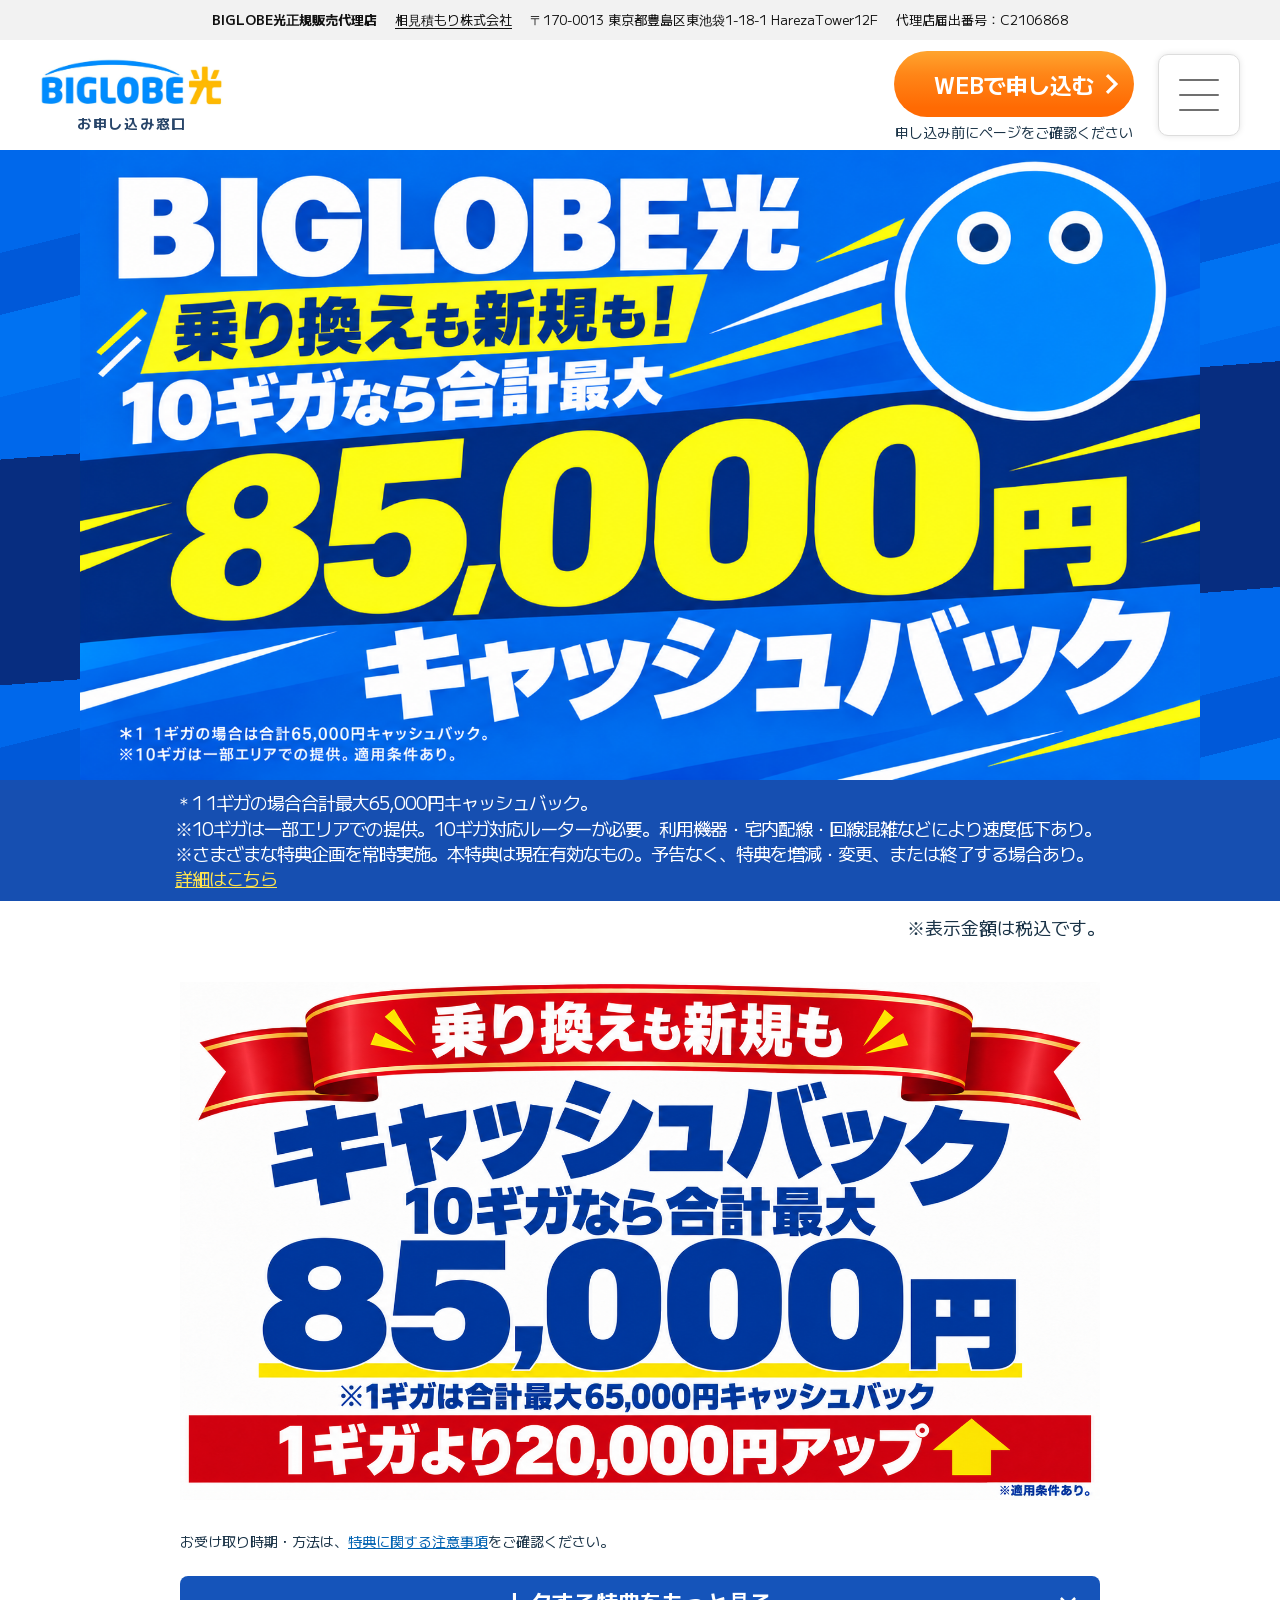
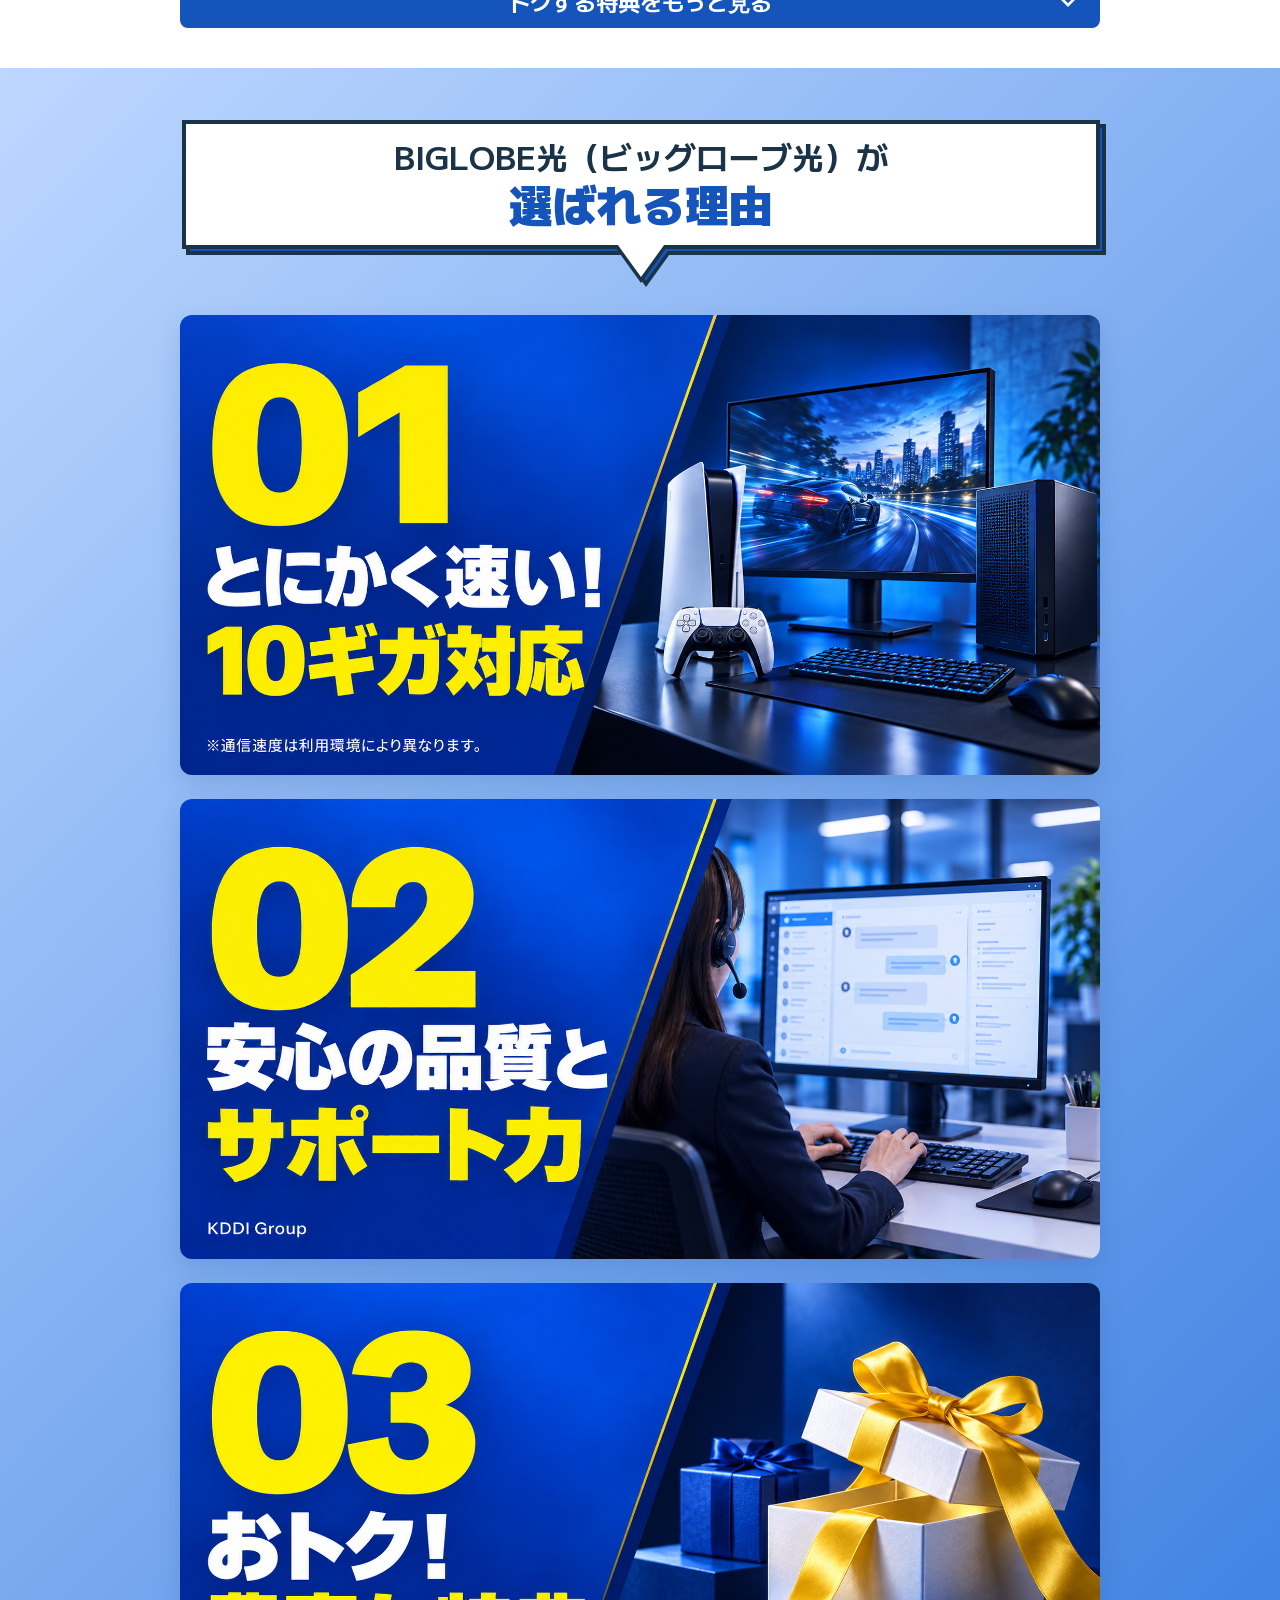
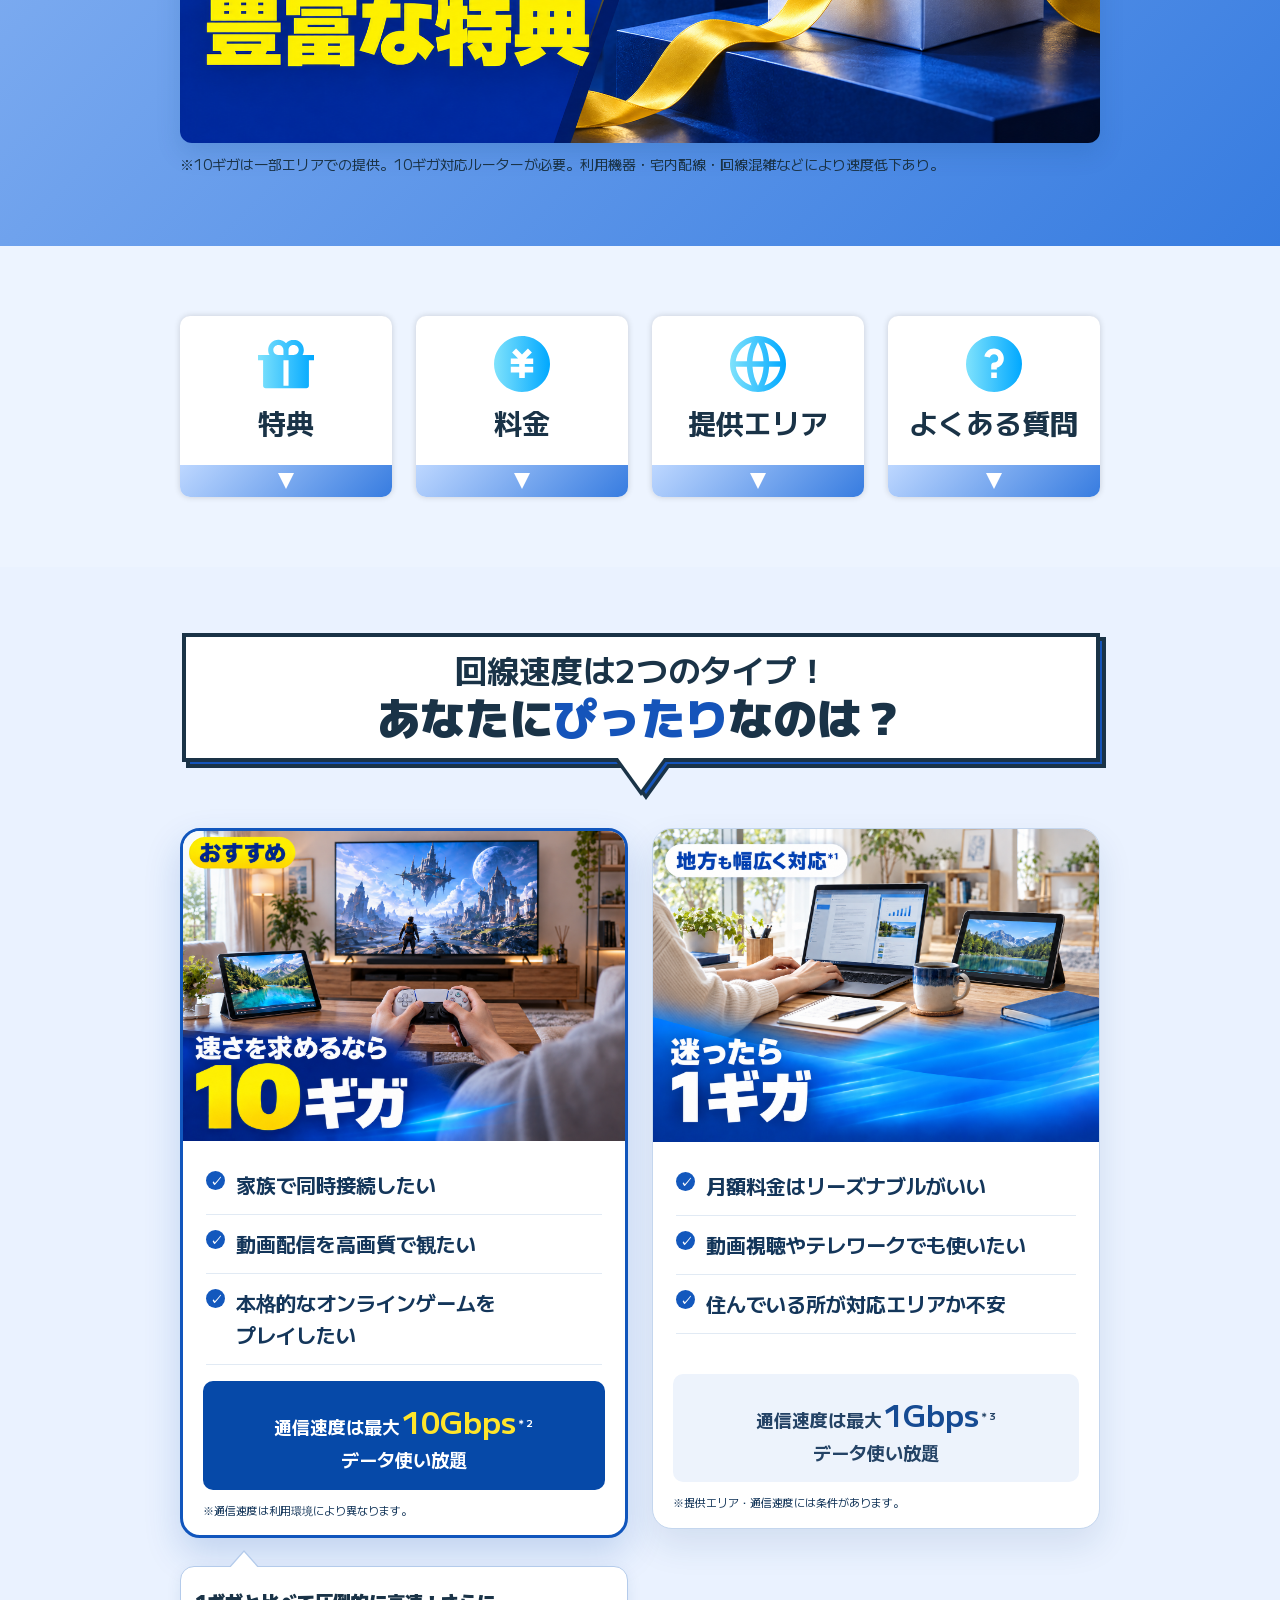
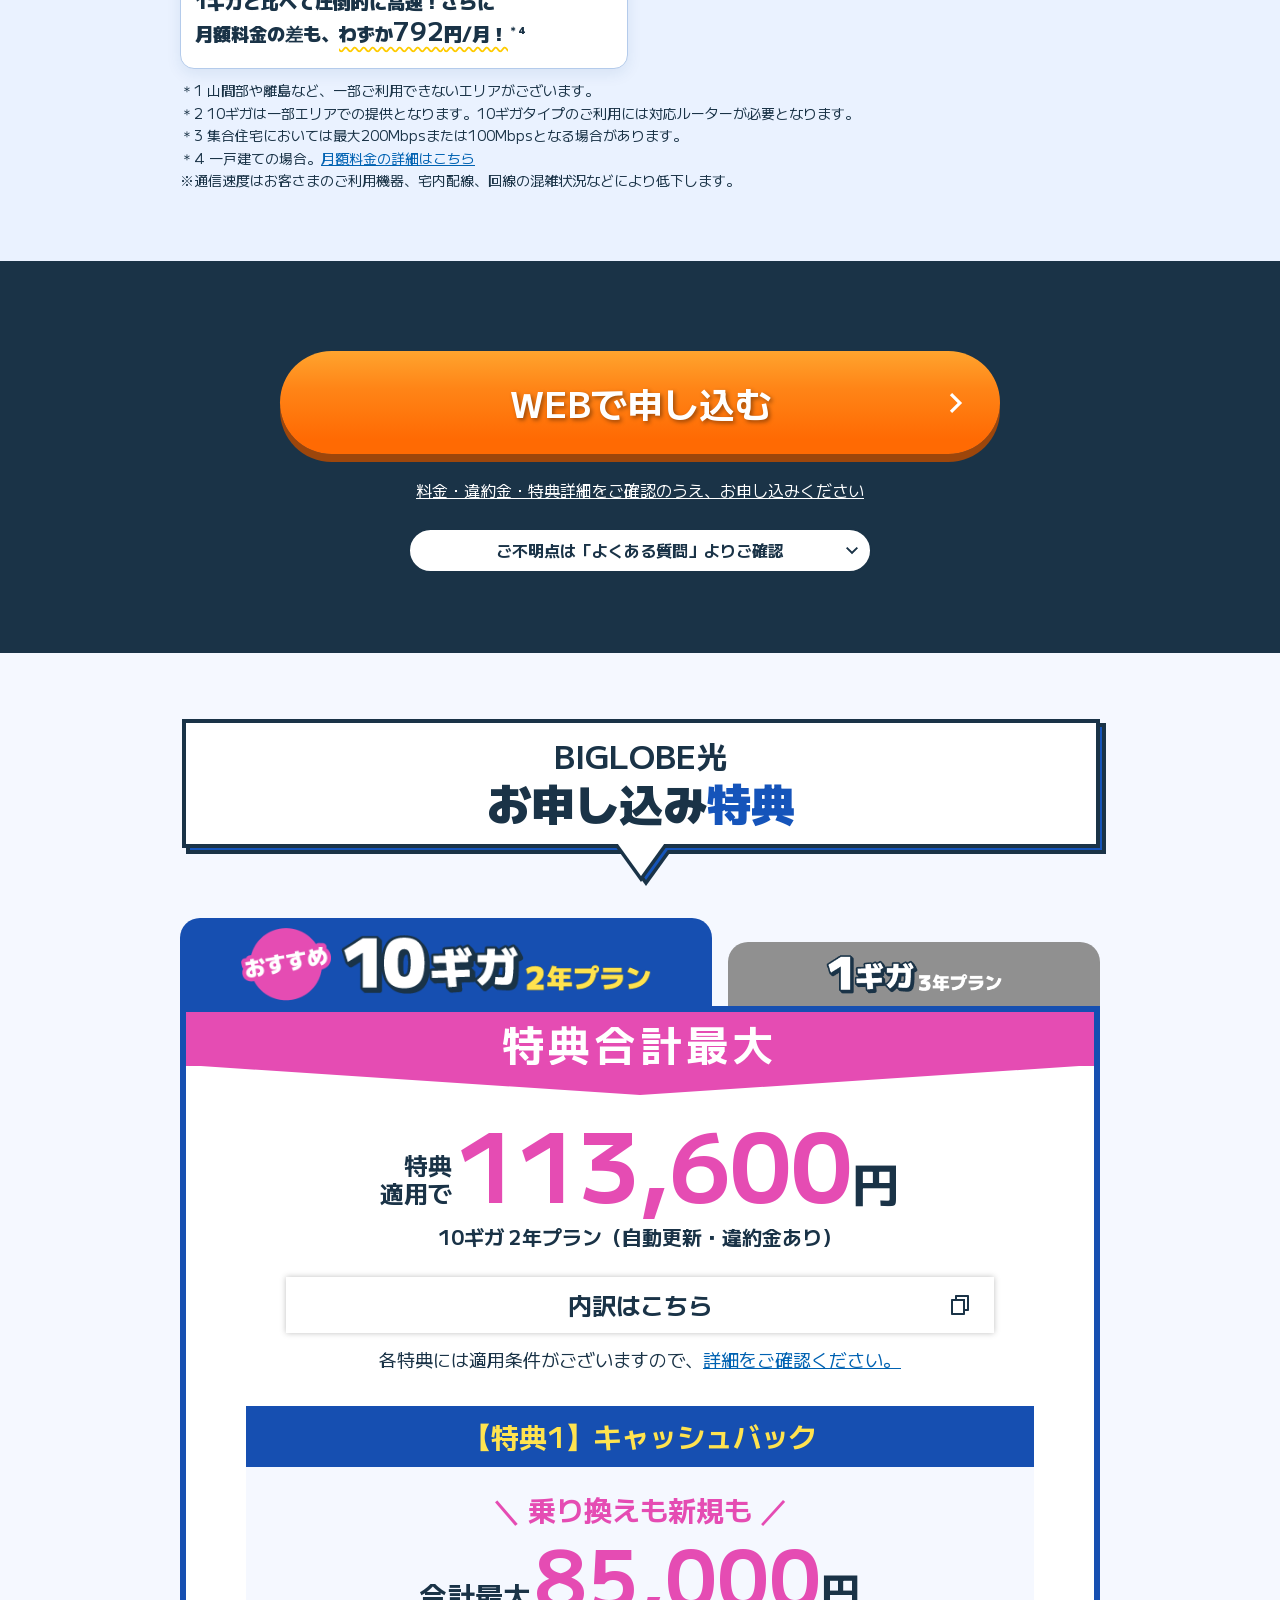
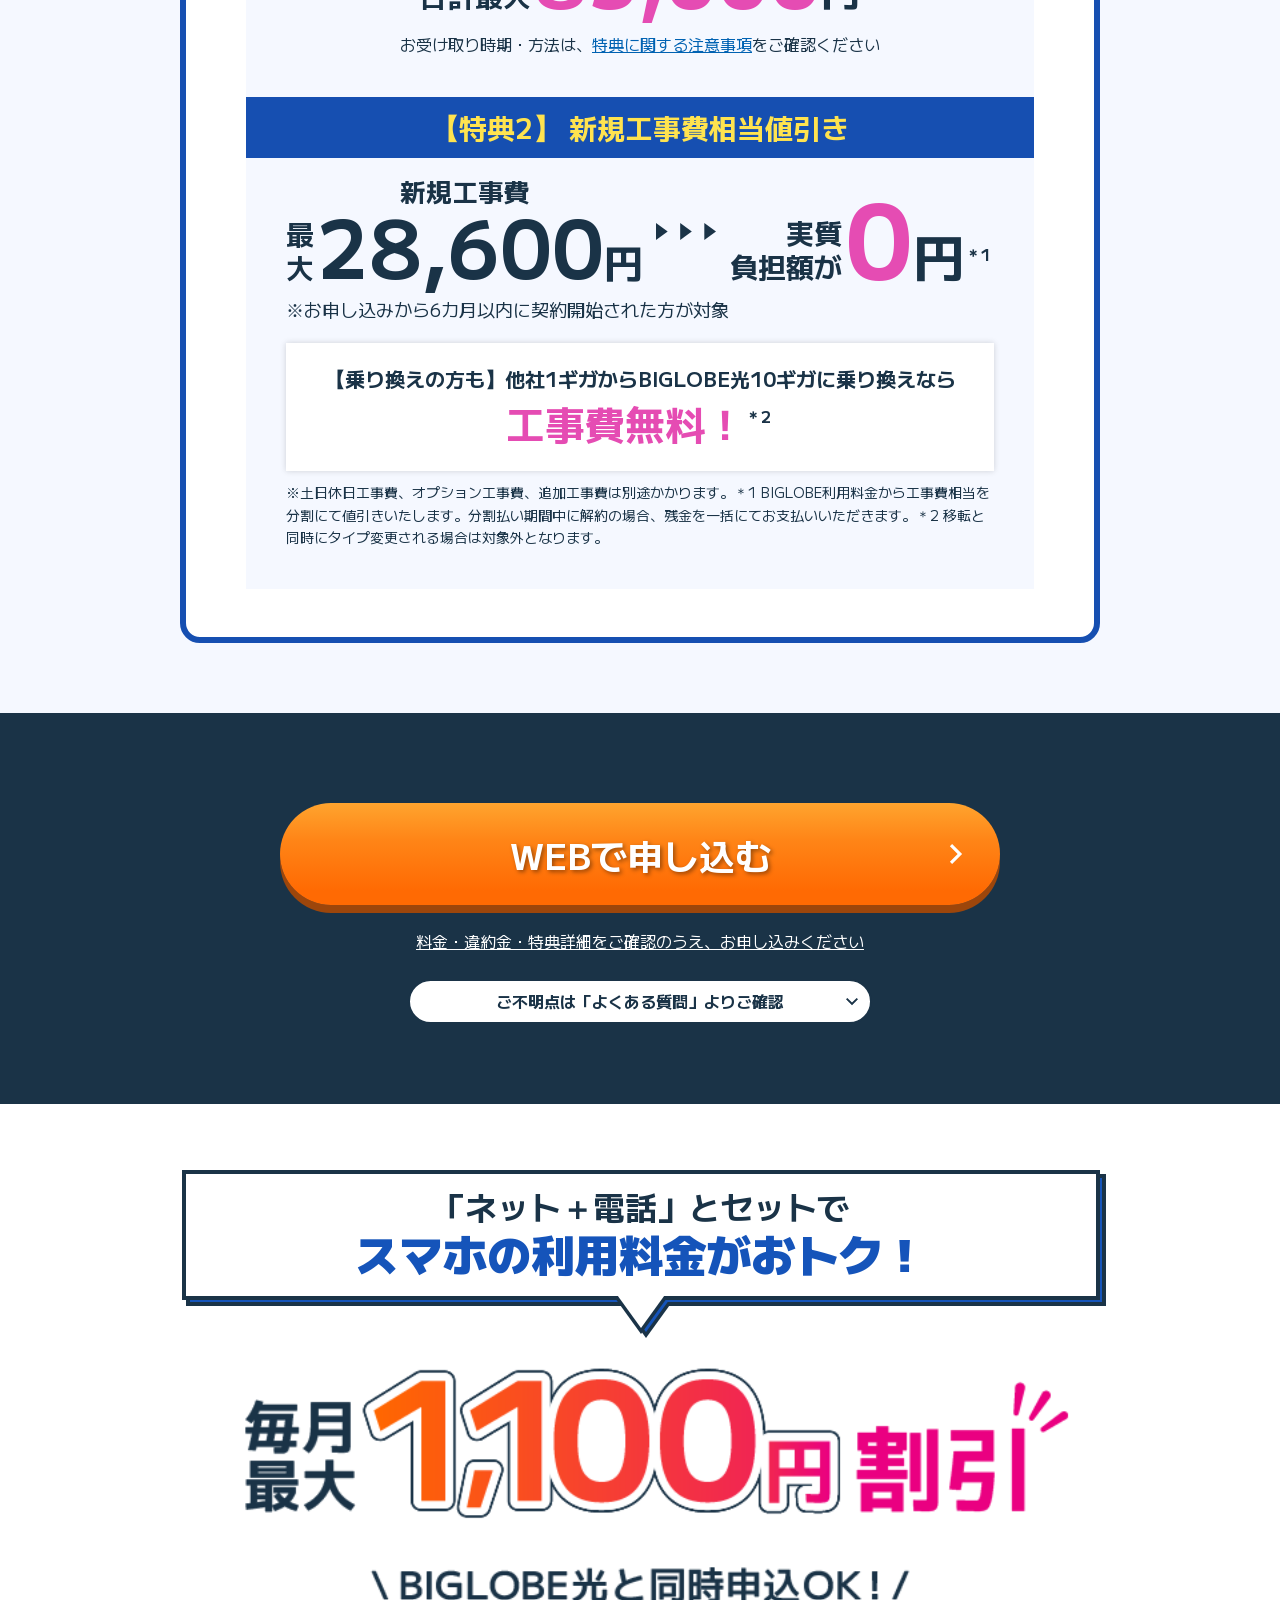
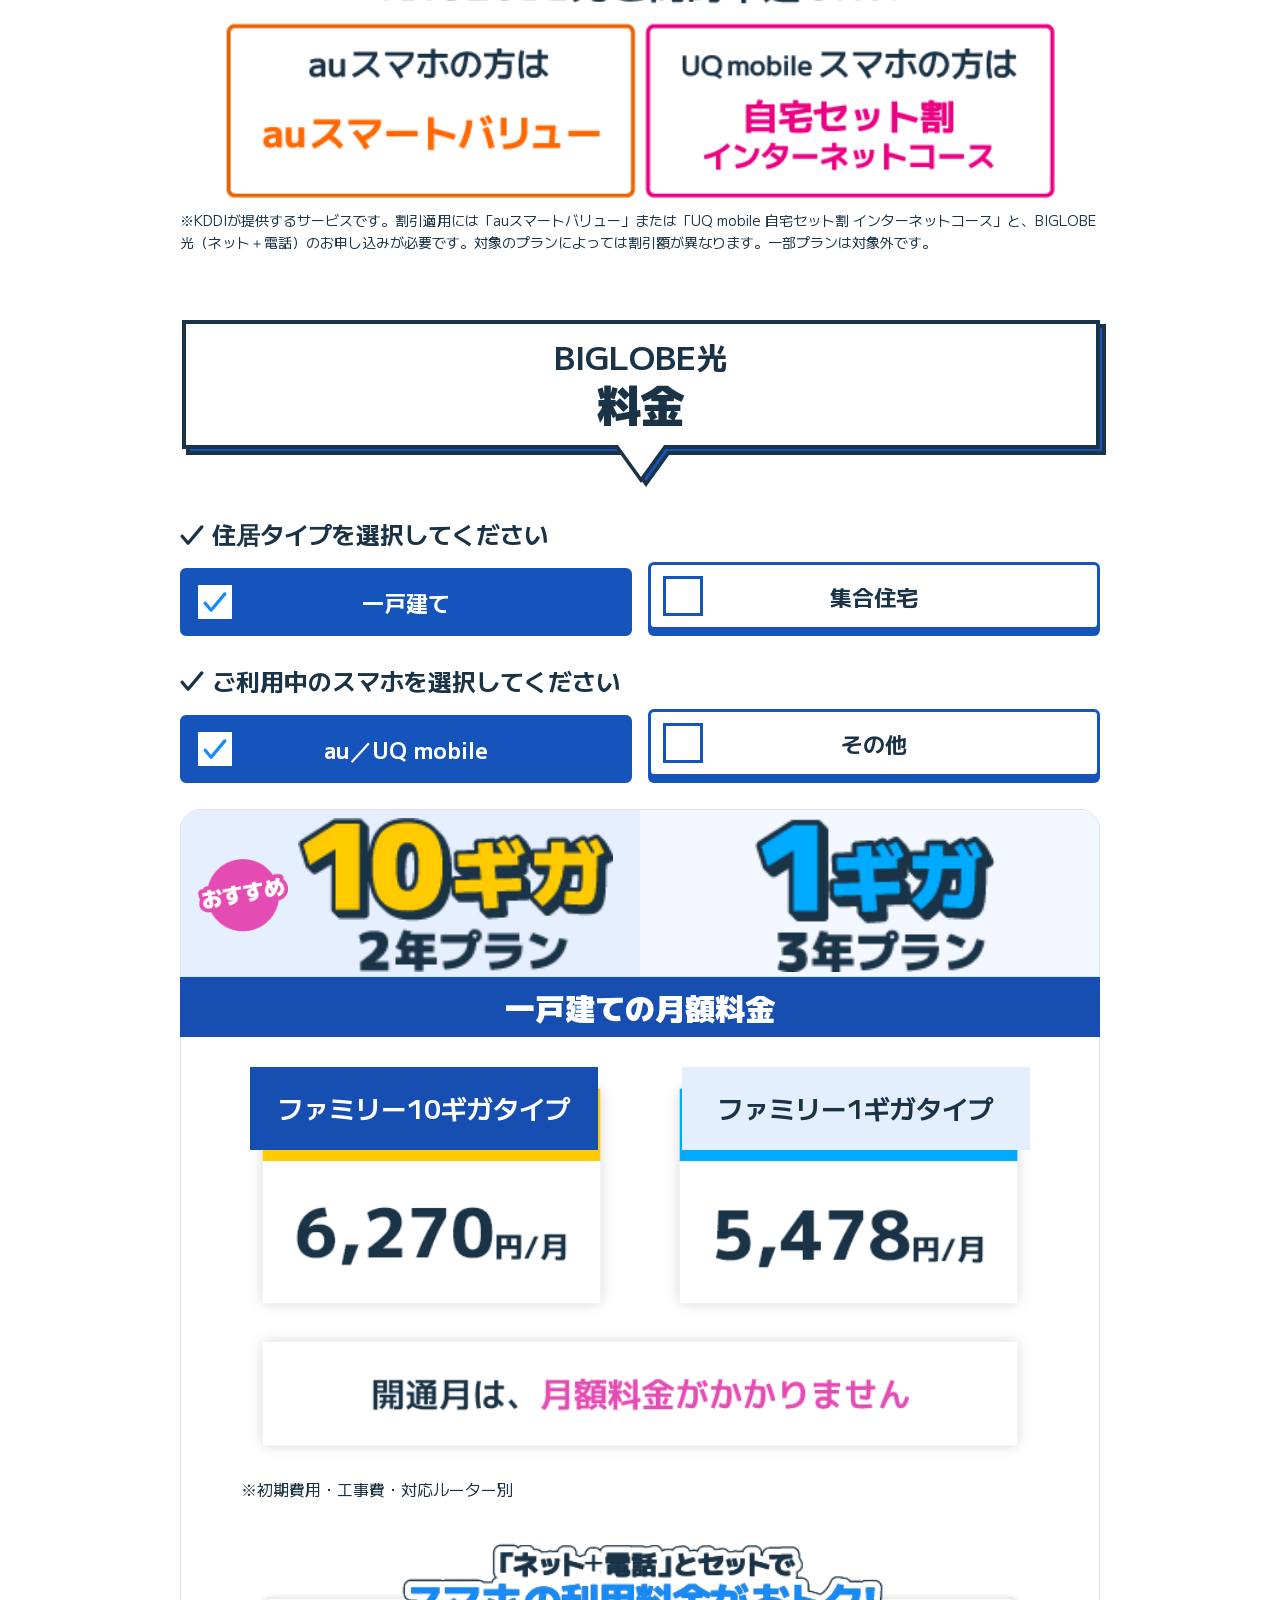
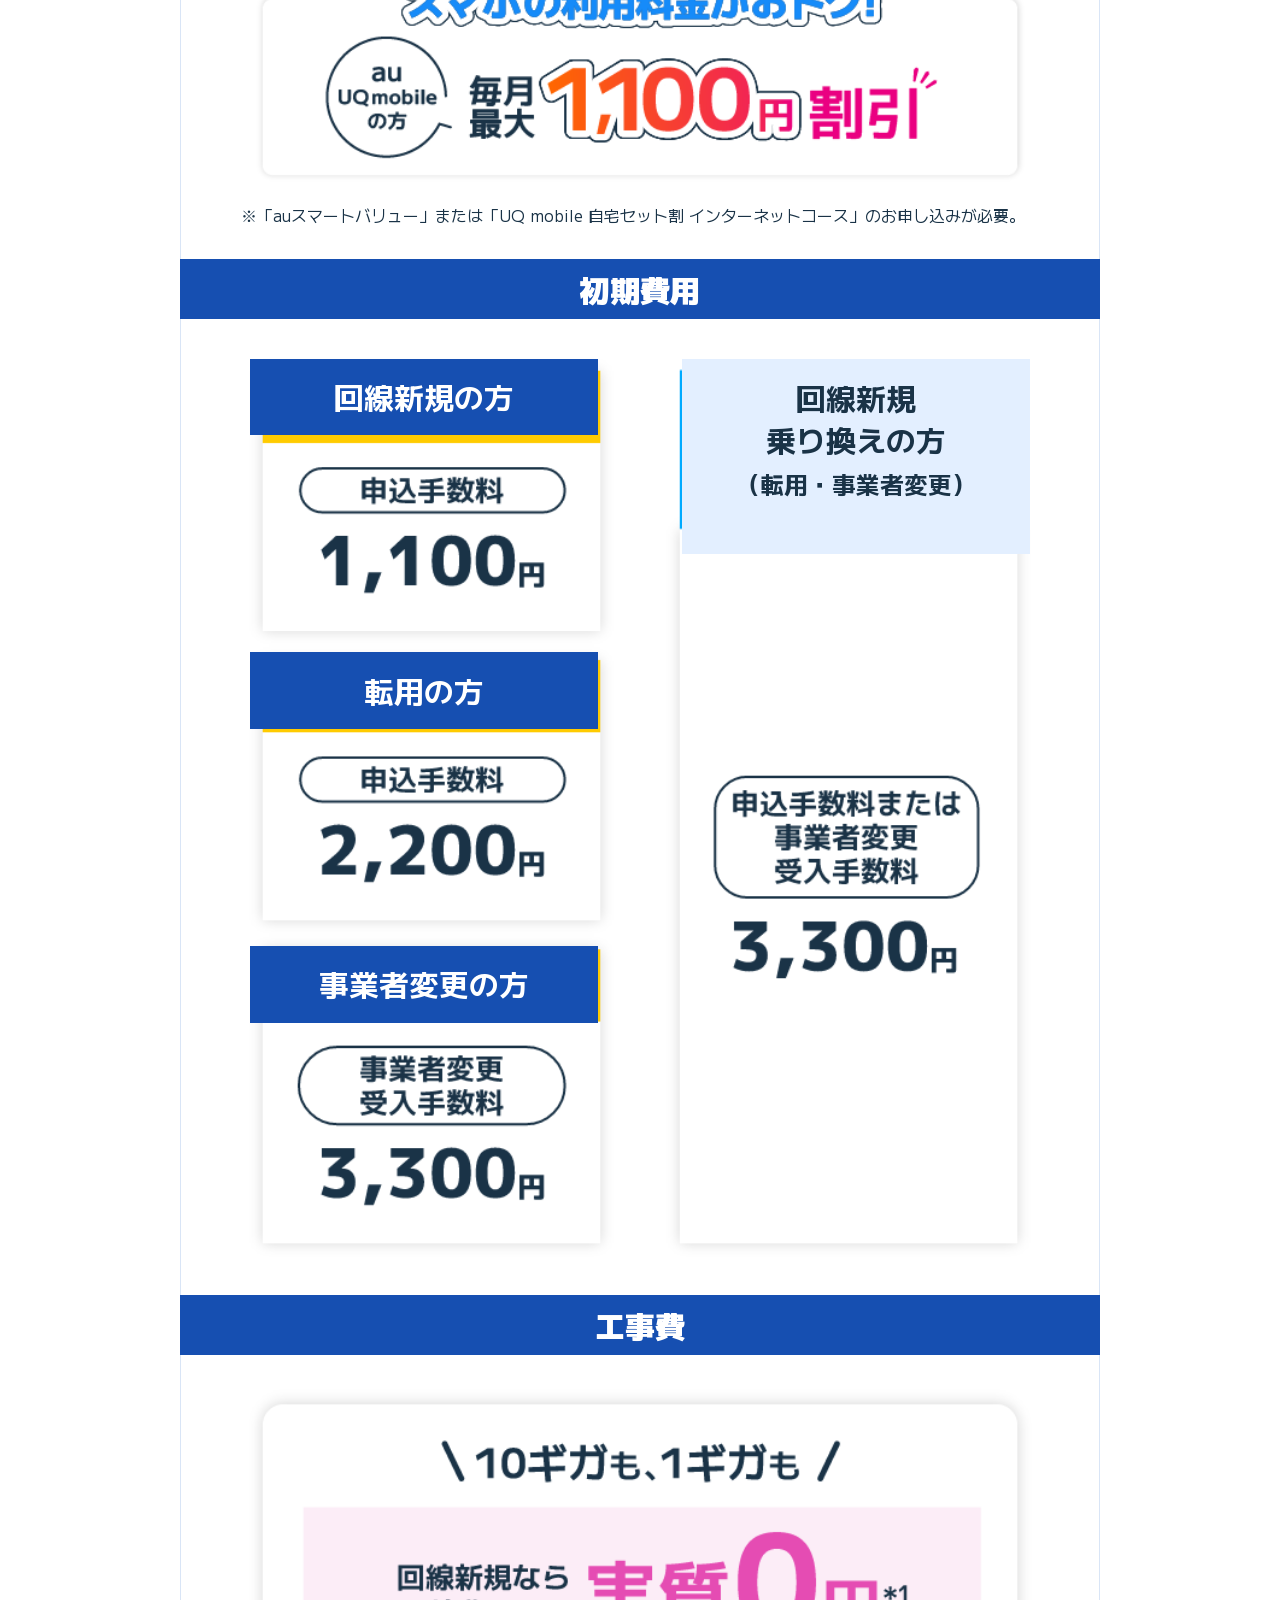
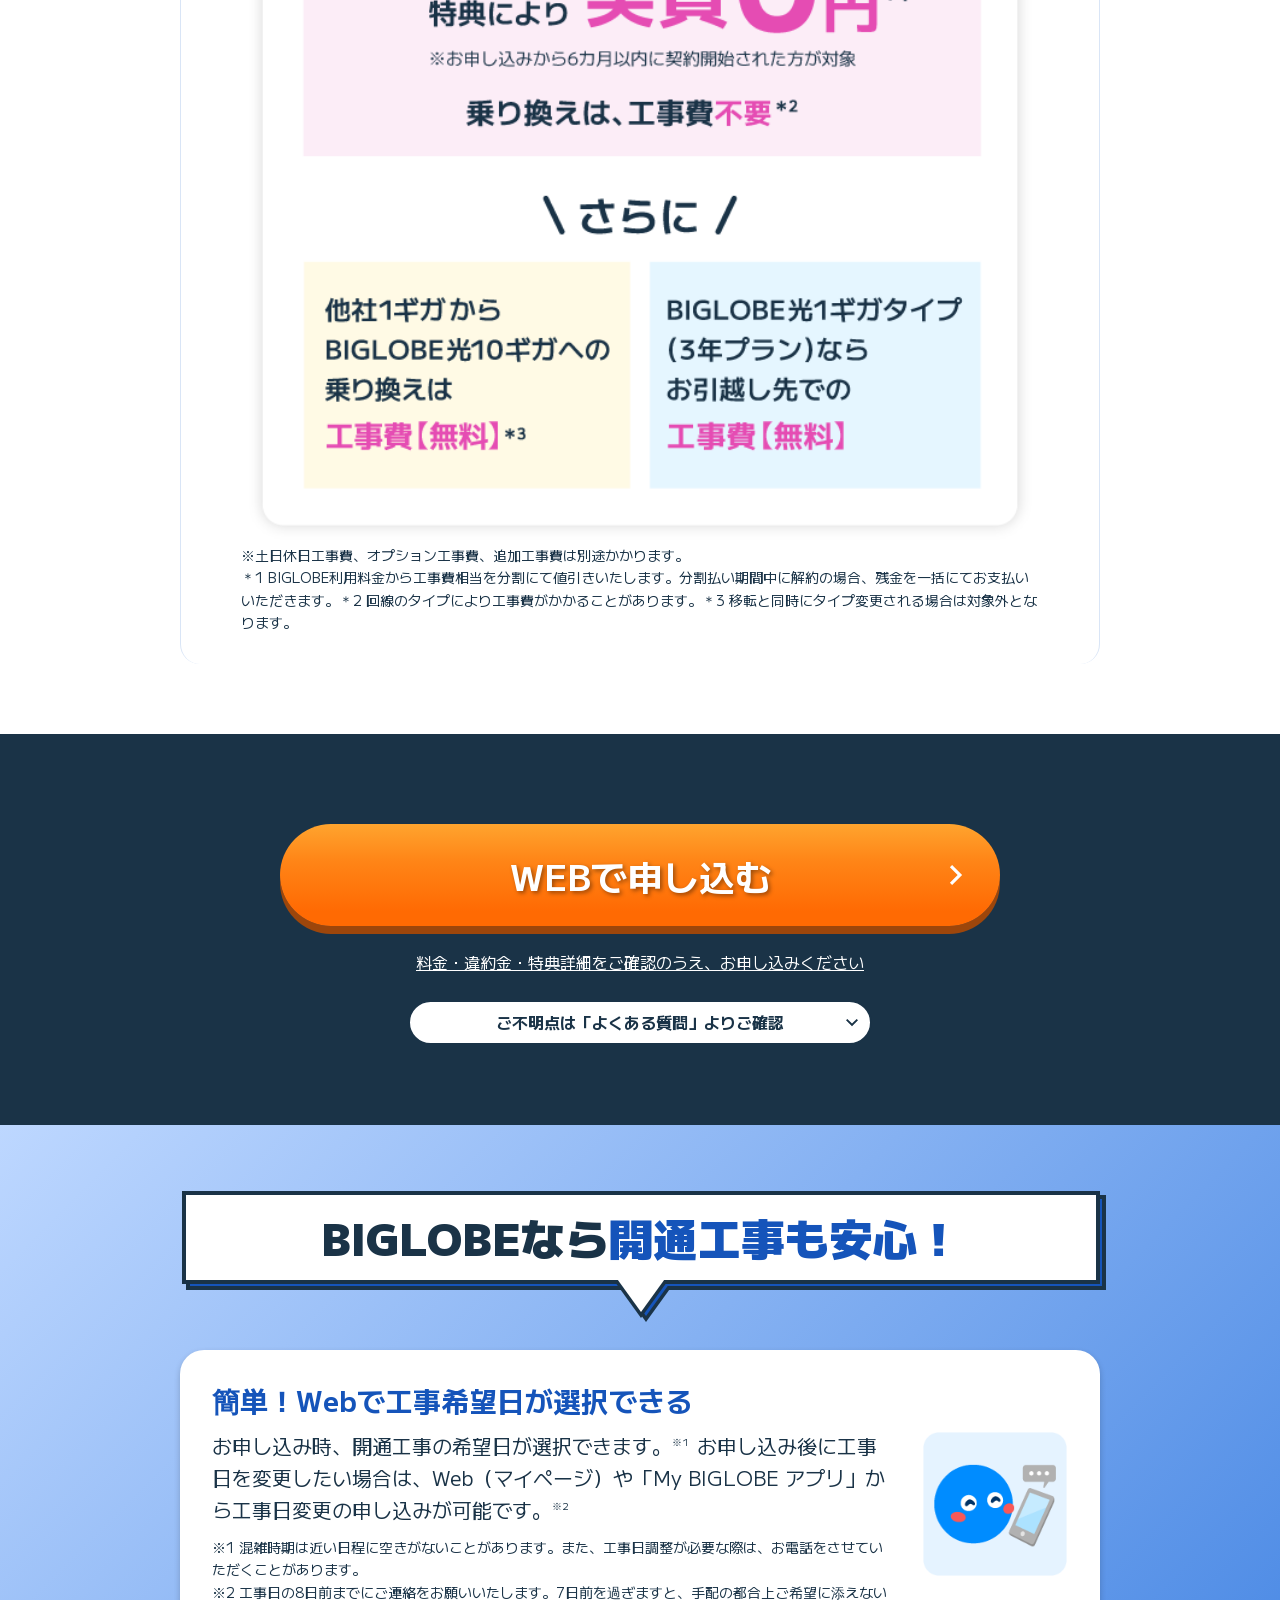
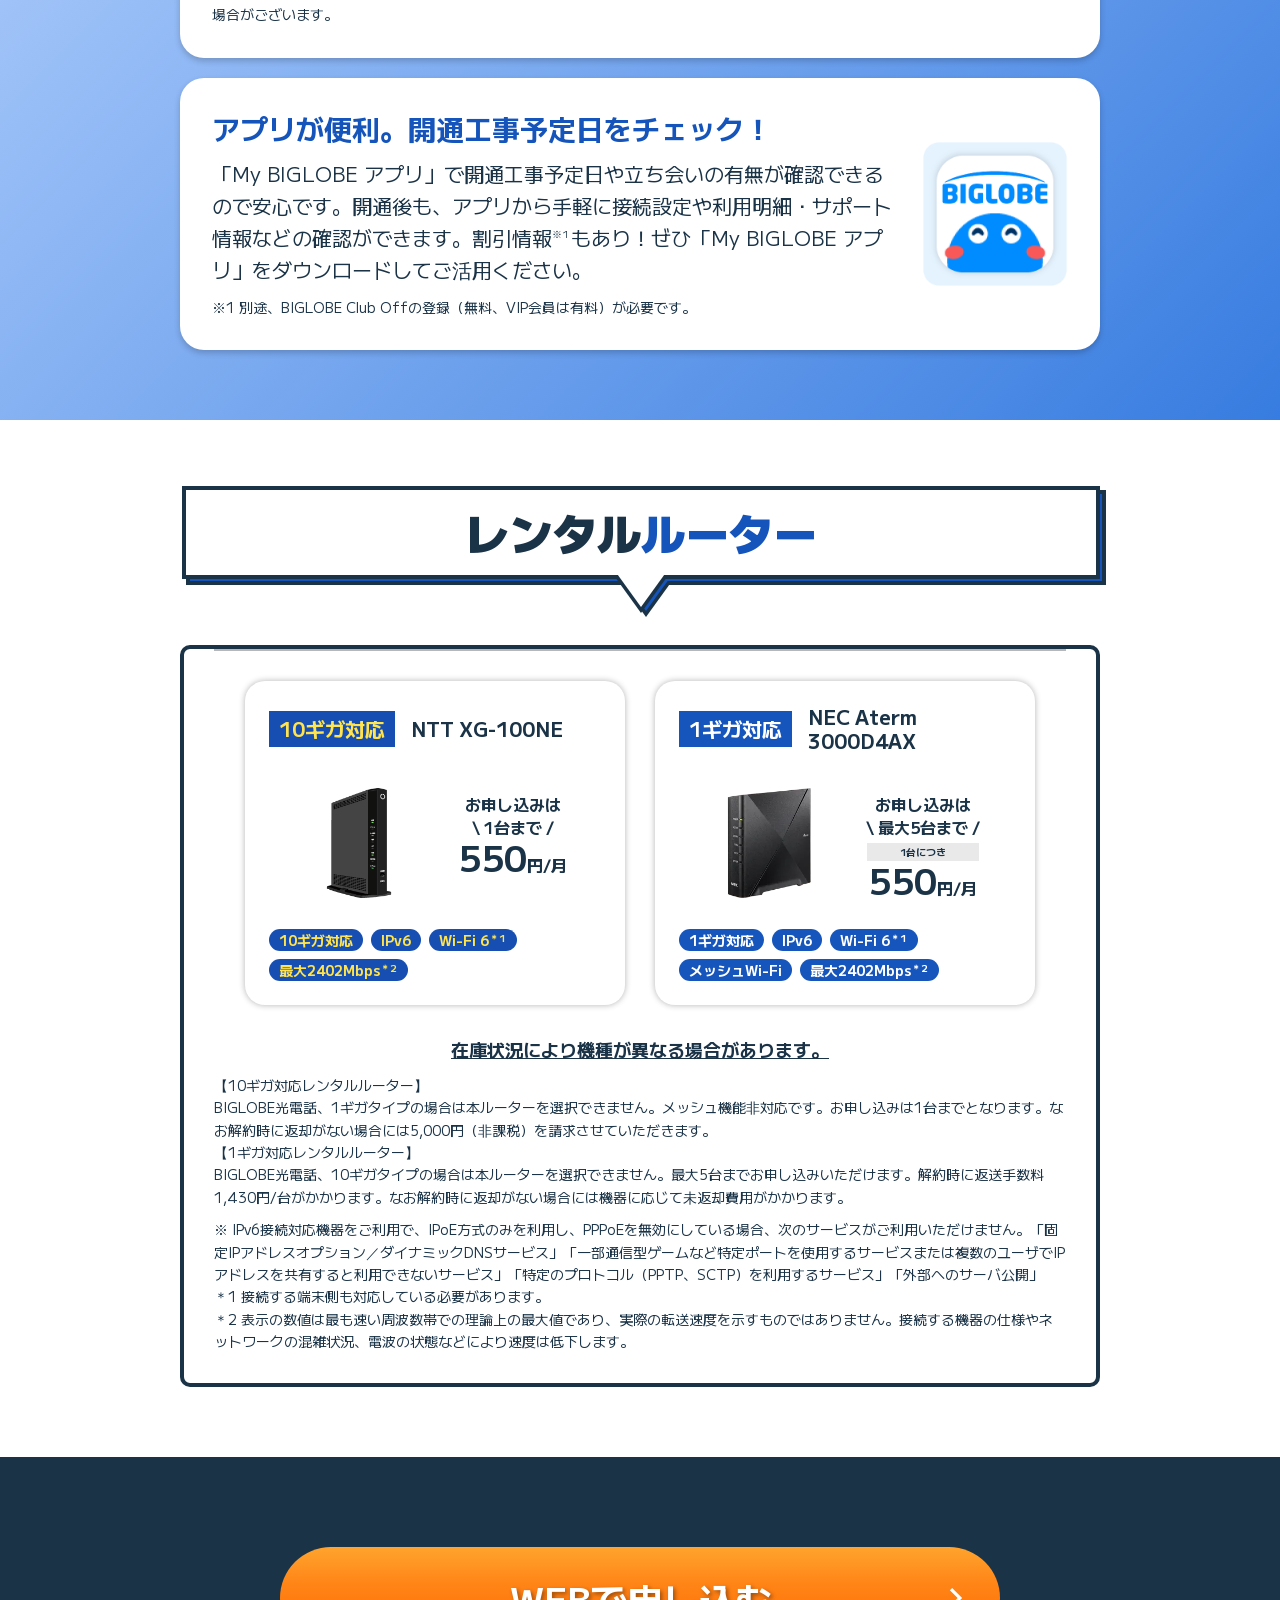
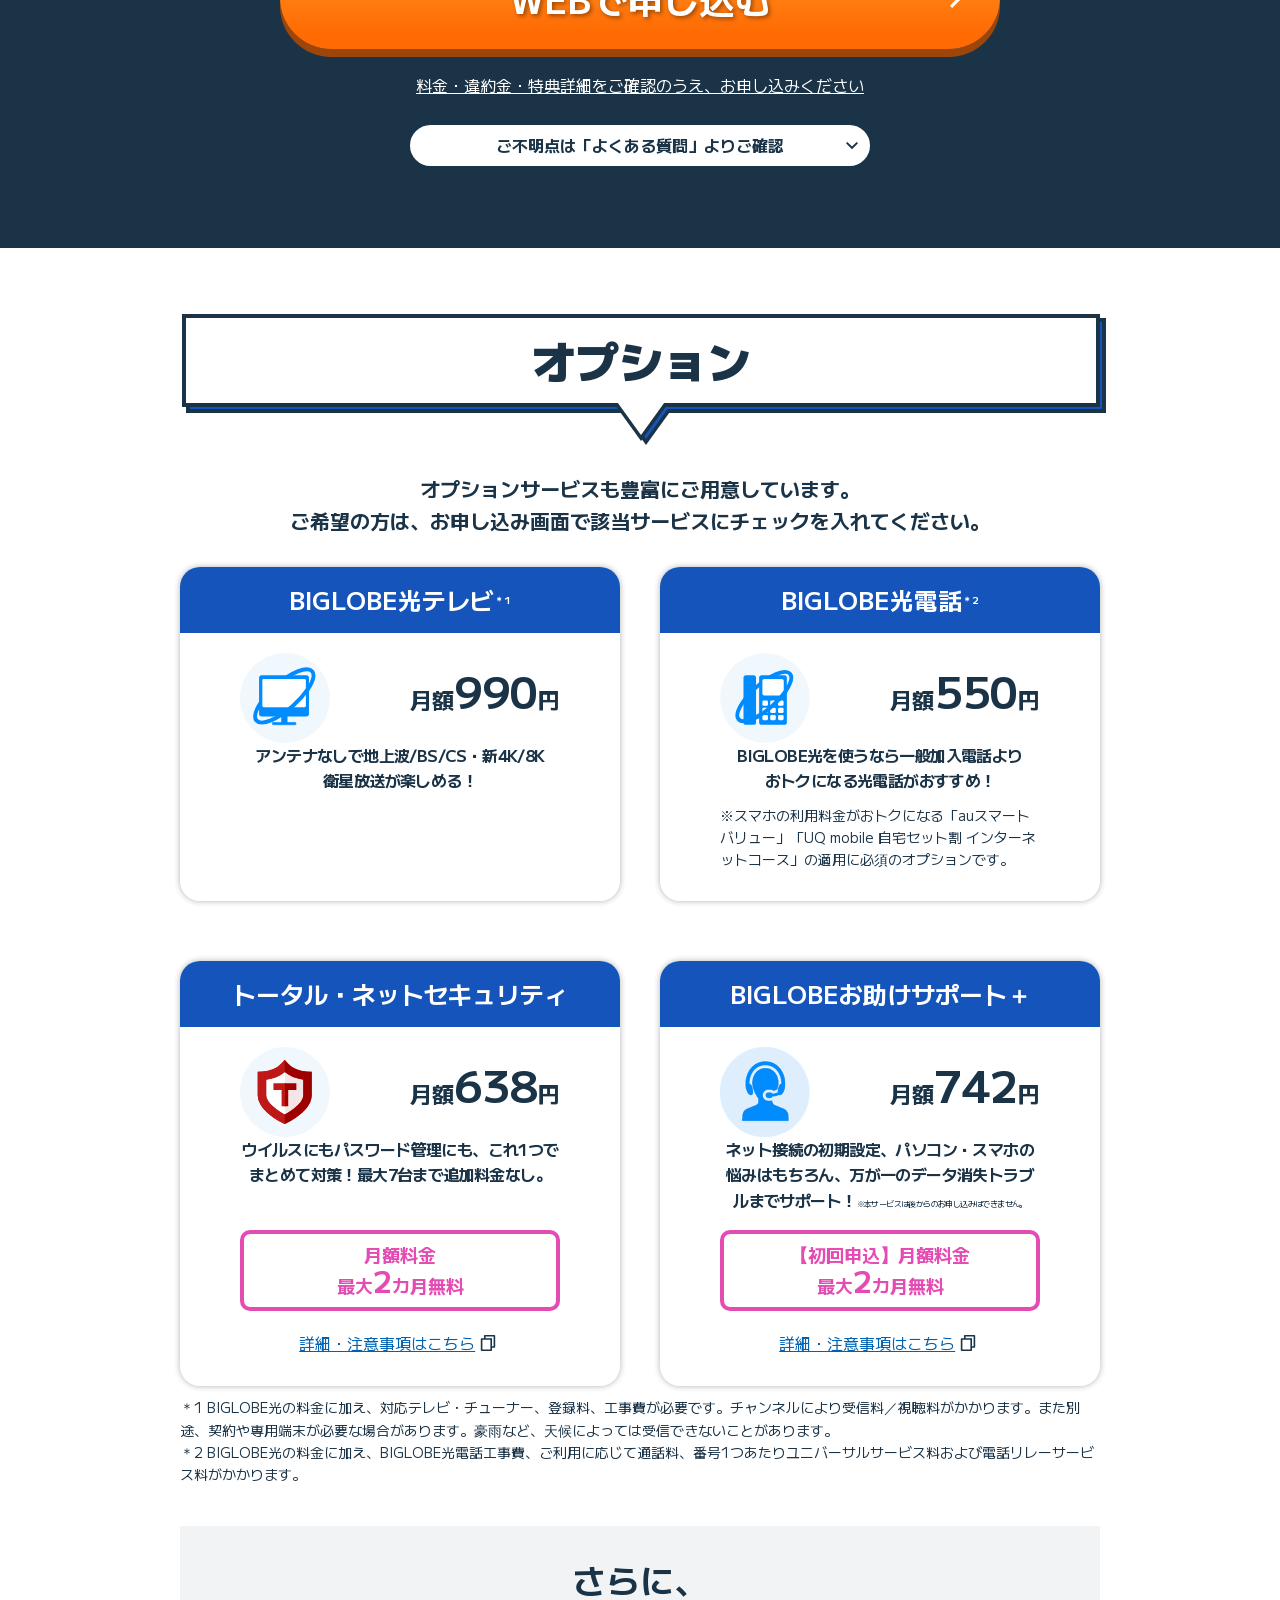
<file: index.html>
<!DOCTYPE html>
<html lang="ja">

<head>
  <meta charset="UTF-8">
  <meta name="viewport" content="width=device-width, initial-scale=1.0">

    <title>BIGLOBE光｜お申し込み窓口｜相見積もり株式会社</title>
    <meta name="description" content="おトクで速い、光回線インターネットならBIGLOBE光(ビッグローブ光)。IPv6(IPoE方式)※接続のBIGLOBE光(ビッグローブ光)でインターネットをもっと快適に。さらにおトクな特典も！※対応ルーターが必要">
    <meta name="format-detection" content="telephone=no">
    <meta property="og:locale" content="ja_JP">
    <meta property="og:type" content="website">
    
    <meta property="og:title" content="BIGLOBE光｜お申し込み窓口｜相見積もり株式会社">
    <meta property="og:description" content="おトクで速い、光回線インターネットならBIGLOBE光(ビッグローブ光)。IPv6(IPoE方式)※接続のBIGLOBE光(ビッグローブ光)でインターネットをもっと快適に。さらにおトクな特典も！※対応ルーターが必要">
    
    <meta name="twitter:card" content="summary">
    
    
    
    <meta name="twitter:title" content="BIGLOBE光｜お申し込み窓口｜相見積もり株式会社">
    <meta name="twitter:description" content="おトクで速い、光回線インターネットならBIGLOBE光(ビッグローブ光)。IPv6(IPoE方式)※接続のBIGLOBE光(ビッグローブ光)でインターネットをもっと快適に。さらにおトクな特典も！※対応ルーターが必要">
    
    
  
    
  

  <!-- AT_aff_tag -->
  
  <!-- END/AT_aff_tag -->
  <!-- A8_aff_tag -->
  
  
  <!-- END/A8_aff_tag -->
  <!-- Gプランタグ -->
  
  <!-- END/Gプランタグ -->    <!-- Googleタグマネージャー -->
    
    
    <!-- END/ Googleタグマネージャー -->  <script type="module" crossorigin src="/assets/ftth/hikari/lp/common-v2/js/main-DQUV5ytf.js"></script>
  <link rel="stylesheet" crossorigin href="/assets/theme-experiment.css">
<link rel="stylesheet" href="/assets/variant.css">
<link rel="stylesheet" href="/assets/blue-trial.css">
<link rel="stylesheet" href="/assets/price-colors.css">
<script src="/assets/lp-config.js"></script><script src="/assets/tracking.js"></script></head>

<body>
    <!-- DLPO Tag -->
    
    <!-- End / DLPO Tag -->
    <!-- Googleタグマネージャー(noscript) -->
    
    <!-- End Googleタグマネージャー(noscript) -->    <header class="l-header">
<div class="b-agency-bar" aria-label="販売代理店情報">
  <div class="b-agency-bar__inner">
    <strong>BIGLOBE光正規販売代理店</strong>
    <a href="/company.html">相見積もり株式会社</a>
    <span>〒170-0013 東京都豊島区東池袋1-18-1 HarezaTower12F</span>
    <span>代理店届出番号：C2106868</span>
  </div>
</div>

      <div class="l-header__inner">
        <h1 class="l-header__logo">
          <img src="/assets/agency-logo.png" alt="BIGLOBE光" width="944" height="266"><span class="b-brand-caption">お申し込み窓口</span>
        </h1>
        <div class="l-header__cta-button">
          <a href="#form" class="c-button c-button--cta c-button--arrow" data-b-contact-cta>WEBで申し込む</a><br>
          <span class="c-text-note">申し込み前にページをご確認ください</span>
        </div>
        <button class="l-header__menu-button js-modal-trigger" data-modal-target="#modal-menu" aria-label="メニューを開く" onclick="dataLayer.push({'event':'evTracking', 'evAction':'click', 'serviceName':'bhikari_lp', 'evLabel':'header_menu'})">
          <span></span>
          <span></span>
          <span></span>
        </button>
      </div>
    </header>    <div class="c-floating-cta js-floating-cta">
      <div class="c-floating-cta__inner">
                
        <div class="c-floating-cta__web-container">
          <a href="#form" class="c-button--cta c-floating-cta__web-cta  button-anime-pc button-anime-sp" data-b-contact-cta>
                  
            <span class="c-button--cta-web-maintext">WEBで申し込む</span>
          </a>
          <p class="c-floating-cta__notes">料金・違約金・特典詳細をご確認のうえ、お申し込みください</p>
        </div>
      </div>
    </div>
  <main>
    <section id="mv" class="c-mv">
      <div class="c-mv__bg-image-area type-af-limited">
        <div class="c-mv__inner">
          <picture class="variant-b-banner"><img src="/assets/hero-icon-diagonal-max-v2.png" alt="BIGLOBE光 乗り換えも新規も！10ギガなら合計最大85,000円キャッシュバック。1ギガの場合は合計65,000円キャッシュバック。10ギガは一部エリアでの提供。適用条件あり。" width="1672" height="941" fetchpriority="high"></picture>
        </div>
      </div>
      <div class="c-mv__notes type-af-limited">
        <div class="l-container--mv-bottom-wide">
          <p>＊1 1ギガの場合合計最大65,000円キャッシュバック。<br>※10ギガは一部エリアでの提供。10ギガ対応ルーターが必要。利用機器・宅内配線・回線混雑などにより速度低下あり。<br>※さまざまな特典企画を常時実施。本特典は現在有効なもの。予告なく、特典を増減・変更、または終了する場合あり。<a href="#details">詳細はこちら</a></p>
          <!-- maintenance -->
          <div data-mente="hikari"></div>
          <!-- End / maintenance -->
        </div>
      </div>
      <div class="l-container--mv-bottom-wide">
        <p class="c-text-align--r c-text-note--fs-l">※表示金額は税込です。</p>
      </div>
    </section>
    <section id="cashback" class="variant-b-cashback">
  <div class="l-container">
    <h2><img src="/assets/cashback-red-ribbon-max-v2.png" alt="乗り換えも新規も。10ギガなら合計最大85,000円キャッシュバック。1ギガは合計最大65,000円キャッシュバック。1ギガより20,000円アップ。適用条件あり。" width="1672" height="941" loading="lazy"></h2>
    <p class="c-text-notes-box">お受け取り時期・方法は、<a href="#details">特典に関する注意事項</a>をご確認ください。</p>
    <a href="#benefits" class="c-button c-button--in-page-link-white">トクする特典をもっと見る</a>
  </div>
</section>
    
    <section id="reasons" class="c-reasons__bg">
      <div class="c-reasons">
        <div class="l-container">
          <div class="c-section-title">
            <h2 class="c-section-title__text"><span class="c-section-title__text--subtext">BIGLOBE光（ビッグローブ光）が</span><span class="c-section-title__text--blue">選ばれる理由</span></h2>
          </div>
          <div class="c-reasons__items">
            <div class="c-reasons__item">
              <img class="b-integrated-reason" src="/assets/reason-speed-usecase.png" alt="01 とにかく速い！10ギガ対応。※通信速度は利用環境により異なります。" loading="lazy">
            </div>
            <div class="c-reasons__item">
              <img class="b-integrated-reason" src="/assets/reason-support-service.png" alt="02 安心の品質とサポート力。KDDI Group" loading="lazy">
            </div>
            <div class="c-reasons__item">
              <img class="b-integrated-reason" src="/assets/reason-gift-usecase.png" alt="03 おトク！豊富な特典" loading="lazy">
            </div>
          </div>
          <div class="c-text-notes-box">
            <p>※10ギガは一部エリアでの提供。10ギガ対応ルーターが必要。利用機器・宅内配線・回線混雑などにより速度低下あり。</p>
          </div>
        </div>
      </div>
    </section>    <section id="inpage-nav" class="c-inpage-nav">
      <div class="l-container">
        <div class="c-inpage-nav__grid">
          <a href="#benefits" class="c-inpage-nav__item" onclick="dataLayer.push({'event':'evTracking', 'evAction':'click', 'serviceName':'bhikari_lp', 'evLabel':'menu_tokuten'})">
            <div class="c-inpage-nav__item-main">
              <img src="/assets/ftth/hikari/lp/common-v2/img/icon-benefits-D_v6RggA.svg" alt="" class="c-inpage-nav__icon" width="120" height="120">
              <span class="c-inpage-nav__text">特典</span>
            </div>
            <div class="c-inpage-nav__item-arrow"></div>
          </a>
          <a href="#price" class="c-inpage-nav__item" onclick="dataLayer.push({'event':'evTracking', 'evAction':'click', 'serviceName':'bhikari_lp', 'evLabel':'menu_price'})">
            <div class="c-inpage-nav__item-main">
              <img src="/assets/ftth/hikari/lp/common-v2/img/icon-price-DrGwF3N1.svg" alt="" class="c-inpage-nav__icon" width="120" height="120">
              <span class="c-inpage-nav__text">料金</span>
            </div>
            <div class="c-inpage-nav__item-arrow"></div>
          </a>
          <a href="#service-area" class="c-inpage-nav__item" onclick="dataLayer.push({'event':'evTracking', 'evAction':'click', 'serviceName':'bhikari_lp', 'evLabel':'menu_area'})">
            <div class="c-inpage-nav__item-main">
              <img src="/assets/ftth/hikari/lp/common-v2/img/icon-area-BgaWJx_H.svg" alt="" class="c-inpage-nav__icon" width="120" height="120">
              <span class="c-inpage-nav__text">提供エリア</span>
            </div>
            <div class="c-inpage-nav__item-arrow"></div>
          </a>
          <a href="#faq" class="c-inpage-nav__item" onclick="dataLayer.push({'event':'evTracking', 'evAction':'click', 'serviceName':'bhikari_lp', 'evLabel':'menu_faq'})">
            <div class="c-inpage-nav__item-main">
              <img src="/assets/ftth/hikari/lp/common-v2/img/icon-faq-Cn1259yK.svg" alt="" class="c-inpage-nav__icon" width="120" height="120">
              <span class="c-inpage-nav__text">よくある質問</span>
            </div>
            <div class="c-inpage-nav__item-arrow"></div>
          </a>
        </div>
      </div>
    </section>    <section id="speed-select" class="c-speed-select">
      <div class="l-container">
        <div class="c-section-title">
          <h2 class="c-section-title__text">
            <span class="c-section-title__text--subtext">回線速度は2つのタイプ！</span>
            あなたに<span class="c-section-title__text--blue">ぴったり</span>なのは？
          </h2>
        </div>
        <div class="c-speed-select__grid b-plan-grid">
 <div class="c-speed-select__item--left b-plan-column">
  <article class="b-plan b-plan--ten">
   <img class="b-plan-header-art" src="/assets/plan-ten-header-aligned.png" alt="おすすめ。速さを求めるなら10ギガ" loading="lazy">
   <ul><li>家族で同時接続したい</li><li>動画配信を高画質で観たい</li><li>本格的なオンラインゲームを<wbr><span class="b-plan-phrase">プレイしたい</span></li></ul>
   <p class="b-plan-speed">通信速度は最大<strong>10Gbps</strong><sup>＊2</sup><br>データ使い放題</p>
   <p class="b-plan-note">※通信速度は利用環境により異なります。</p>
  </article>
  <p class="c-speed-select__text-box"><span class="b-speed-difference">1ギガと比べて圧倒的に高速！さらに<br>月額料金の差も、<span class="b-speed-difference__amount">わずか<strong>792</strong>円/月！</span><sup>＊4</sup></span></p>
 </div>
 <div class="c-speed-select__item--right b-plan-column">
  <article class="b-plan b-plan--one">
   <img class="b-plan-header-art" src="/assets/plan-one-header-edge.png" alt="地方も幅広く対応＊1。迷ったら1ギガ" loading="lazy">
   <ul><li>月額料金はリーズナブルがいい</li><li>動画視聴やテレワークでも使いたい</li><li>住んでいる所が対応エリアか不安</li></ul>
   <p class="b-plan-speed">通信速度は最大<strong>1Gbps</strong><sup>＊3</sup><br>データ使い放題</p>
   <p class="b-plan-note">※提供エリア・通信速度には条件があります。</p>
  </article>
 </div>
</div>
        <div class="c-text-notes-box">
          <p>＊1 山間部や離島など、一部ご利用できないエリアがございます。</p>
          <p>＊2 10ギガは一部エリアでの提供となります。10ギガタイプのご利用には対応ルーターが必要となります。</p>
          <p>＊3 集合住宅においては最大200Mbpsまたは100Mbpsとなる場合があります。</p>
          <p>＊4 一戸建ての場合。<a href="#price">月額料金の詳細はこちら</a></p>
          <p>※通信速度はお客さまのご利用機器、宅内配線、回線の混雑状況などにより低下します。</p>
        </div>
      </div>
    </section>    <section class="c-cta">
      <div class="l-container">
        <div class="c-cta__web">
          <a href="#form" class="c-button c-button--cta c-button--arrow" data-b-contact-cta>
                  
            <span class="c-button--cta-web-maintext">WEBで申し込む</span>
          </a>
          <div class="c-cta__web-notes">
            <a href="#contract-terms">料金・違約金・特典詳細をご確認のうえ、お申し込みください</a>
          </div>
        </div>
        <p><a href="#faq" class="c-button c-button--in-page-link-black c-cta__link-button">ご不明点は「よくある質問」よりご確認</a></p>
        <div class="c-text-note c-text-align--c c-color--white">
          
        </div>
      </div>
    </section>    <section id="benefits" class="c-benefits">
      <div class="l-container">
        <div class="c-section-title">
          <h2 class="c-section-title__text">
            <span class="c-section-title__text--subtext">BIGLOBE光</span>お申し込み<span class="c-section-title__text--blue">特典</span>
          </h2>
        </div>
        <div class="c-tab-panel type--line-speed js-tab-panel">
          <div class="c-tab-panel__nav">
            <button class="c-tab-panel__button js-tab-trigger is-active" data-tab-target="#tab-pane-10g" onclick="dataLayer.push({'event':'evTracking', 'evAction':'click', 'serviceName':'bhikari_lp', 'evLabel':'tab_tokuten_10g'})">
              <img src="/assets/ftth/hikari/lp/common-v2/img/icon-recommend-CHTuNZpF.svg" alt="おすすめ" class="c-benefits__badge" width="100" height="100">
              <span class="b-ten-plan-label"><img src="/assets/ftth/hikari/lp/common-v2/img/img-benefits-tab-text-10g-Cb6Ufdn4.webp" alt="10ギガ 2年プラン" width="346" height="67"></span>
            </button>
            <button class="c-tab-panel__button js-tab-trigger" data-tab-target="#tab-pane-1g" onclick="dataLayer.push({'event':'evTracking', 'evAction':'click', 'serviceName':'bhikari_lp', 'evLabel':'tab_tokuten_1g'})">
              <img src="/assets/ftth/hikari/lp/common-v2/img/img-benefits-tab-text-1g-B0csLvX4.webp" alt="1ギガ 3年プラン" width="294" height="67">
            </button>
          </div>
          <div class="c-tab-panel__content">
    
            <div id="tab-pane-10g" class="c-tab-panel__pane c-tab-panel__pane--10g is-active">
              <div class="c-benefits__content--total-amount">
                <h3 class="c-benefits__content-title">特典合計最大</h3>
                <div class="c-benefits__content-inner">
                  <p><strong><span class="c-benefits__text--twoLines">特典<br>適用で</span><span class="c-benefits__text--total-amount">113,600</span>円</strong></p>
                  <p class="c-benefits__text">10ギガ 2年プラン（自動更新・違約金あり）</p>
                  <button class="c-button c-button--total-amount c-button--popup-black js-modal-trigger" data-modal-target="#modal-total-amount-10g">内訳はこちら</button>
                  <p class="c-text-note--fs-l">各特典には適用条件がございますので、<a href="#details">詳細をご確認ください。</a></p>
                </div>
              </div>
    
              <div class="c-benefits__content-container">
                <div class="c-benefits__content">
                  <h3 class="c-benefits__content-title">【特典1】キャッシュバック</h3>
                  <div class="c-benefits__content-inner">
                    <p class="c-benefits__text-intro c-color--benefit">＼ 乗り換えも新規も ／</p>
                    <p class="c-benefits__text">
                      <strong><span class="c-benefits__text--twoLines">合計最大</span><span class="c-benefits__text--ammount">85,000</span>円</strong>
                    </p>
                    
                    
                    <p class="c-text-note--fs-m">お受け取り時期・方法は、<a href="#details">特典に関する注意事項</a>をご確認ください</p>
                  </div>
                </div>
                
                <div class="c-benefits__content">
                  <h3 class="c-benefits__content-title">【特典2】 新規工事費相当値引き</h3>
                  <div class="c-benefits__content-inner">
                    <div class="c-benefits__text-box--construction-cost">
                      <p class="c-benefits__text-box-item--cost">新規工事費<br><strong><span class="c-benefits__text--twoLines">最<br>大</span><span class="c-benefits__text--ammount">28,600</span>円</strong></p>
                      <p class="c-benefits__text-box-item--benefit"><span class="c-benefits__text--twoLines">実質<br>負担額が</span><strong><span class="c-benefits__text--ammount">0</span>円</strong><sup class="c-sup--fs-l">＊1</sup></p>
                    </div>
                    <div class="c-text-notes-box--fs-l">
                      <p>※お申し込みから6カ月以内に契約開始された方が対象</p>
                    </div>
                    <div class="c-benefits__text-box">
                      <p>【乗り換えの方も】<br class="c-display-none--pc">他社1ギガからBIGLOBE光10ギガに乗り換えなら<br><strong class="c-color--benefit">工事費無料！</strong><sup class="c-sup--fs-l">＊2</sup></p>
                    </div>
                    <div class="c-text-notes-box">
                      <p>※土日休日工事費、オプション工事費、追加工事費は別途かかります。＊1 BIGLOBE利用料金から工事費相当を分割にて値引きいたします。分割払い期間中に解約の場合、残金を一括にてお支払いいただきます。＊2 移転と同時にタイプ変更される場合は対象外となります。</p>
                    </div>
                  </div>
                </div>
                
    
              </div>
            </div>
    
            <div id="tab-pane-1g" class="c-tab-panel__pane c-tab-panel__pane--1g">
              <div class="c-benefits__content--total-amount">
                <h3 class="c-benefits__content-title">特典合計最大</h3>
                <div class="c-benefits__content-inner">
                  <p><strong><span class="c-benefits__text--twoLines">特典<br>適用で</span><span class="c-benefits__text--total-amount">93,600</span>円</strong></p>
                  <p class="c-benefits__text">1ギガ 3年プラン（自動更新・違約金あり）</p> <button class="c-button c-button--total-amount c-button--popup-black js-modal-trigger" data-modal-target="#modal-total-amount-1g">内訳はこちら</button>
                  <p class="c-text-note--fs-l">各特典には適用条件がございますので、<a href="#details">詳細をご確認ください。</a></p>
                </div>
              </div>
    
              <div class="c-benefits__content-container">
                <div class="c-benefits__content">
                  <h3 class="c-benefits__content-title">【特典1】キャッシュバック</h3>
                  <div class="c-benefits__content-inner">
                    <p class="c-benefits__text-intro c-color--benefit">＼ 乗り換えも新規も ／</p>
                    <p class="c-benefits__text">
                      <strong><span class="c-benefits__text--twoLines">合計最大</span><span class="c-benefits__text--ammount">65,000</span>円</strong>
                    </p>
                    
                    
                    <p class="c-text-note--fs-m">お受け取り時期・方法は、<a href="#details">特典に関する注意事項</a>をご確認ください</p>
                  </div>
                </div>
                
                <div class="c-benefits__content">
                  <h3 class="c-benefits__content-title">【特典2】新規工事費相当値引き</h3>
                  <div class="c-benefits__content-inner">
                    <div class="c-benefits__text-box--construction-cost">
                      <p class="c-benefits__text-box-item--cost">新規工事費<br><strong><span class="c-benefits__text--twoLines">最<br>大</span><span class="c-benefits__text--ammount">28,600</span>円</strong></p>
                      <p class="c-benefits__text-box-item--benefit"><span class="c-benefits__text--twoLines">実質<br>負担額が</span><strong><span class="c-benefits__text--ammount">0</span>円</strong><sup class="c-sup--fs-l">＊1</sup></p>
                    </div>
                    <div class="c-text-notes-box--fs-l">
                      <p>※お申し込みから6カ月以内に契約開始された方が対象</p>
                    </div>
                    <div class="c-benefits__text-box">
                      <p><strong>乗り換えの方は<span class="c-color--benefit">工事費不要！</span></strong><sup class="c-sup--fs-l">＊2</sup></p>
                    </div>
                    <div class="c-text-notes-box">
                      <p>※土日休日工事費、オプション工事費、追加工事費は別途かかります。＊1 BIGLOBE利用料金から工事費相当を分割にて値引きいたします。分割払い期間中に解約の場合、残金を一括にてお支払いいただきます。＊2 回線のタイプにより工事費がかかることがあります。</p>
                    </div>
                  </div>
                </div>
                
    
              </div>
            </div>
          </div>
        </div>
      </div>
    </section>    <section class="c-cta">
      <div class="l-container">
        <div class="c-cta__web">
          <a href="#form" class="c-button c-button--cta c-button--arrow" data-b-contact-cta>
                  
            <span class="c-button--cta-web-maintext">WEBで申し込む</span>
          </a>
          <div class="c-cta__web-notes">
            <a href="#contract-terms">料金・違約金・特典詳細をご確認のうえ、お申し込みください</a>
          </div>
        </div>
        <p><a href="#faq" class="c-button c-button--in-page-link-black c-cta__link-button">ご不明点は「よくある質問」よりご確認</a></p>
        <div class="c-text-note c-text-align--c c-color--white">
          
        </div>
      </div>
    </section>    <section id="more-benefits" class="c-more-benefits">
      <div class="l-container">
        <div class="c-section-title">
          <h2 class="c-section-title__text">
            <span class="c-section-title__text--subtext">「ネット＋電話」とセットで</span>
            <span class="c-section-title__text--blue">スマホの利用料金がおトク！</span>
          </h2>
        </div>
        <p>
          <picture>
            <source srcset="/assets/ftth/hikari/lp/common-v2/img/img-set-discount-au-uq-pc-DwI4t542.webp" media="(min-width: 768px)">
            <img src="/assets/ftth/hikari/lp/common-v2/img/img-set-discount-au-uq-DBY4Gn3H.webp" alt="毎月最大1,100円割引 BIGLOBE光と同時申込OK! auスマホの方はauスマートバリュー、UQ mobileスマホの方は自宅セット割 インターネットコース" width="690" height="372">
          </picture>
        </p>
        <div class="c-text-notes-box">
          <p>※KDDIが提供するサービスです。割引適用には「auスマートバリュー」または「UQ mobile 自宅セット割 インターネットコース」と、BIGLOBE光（ネット＋電話）のお申し込みが必要です。対象のプランによっては割引額が異なります。一部プランは対象外です。</p>
        </div>
      </div>
    </section>    <section id="price" class="c-price">
      <div class="l-container">
        <div class="c-section-title">
          <h2 class="c-section-title__text">
            <span class="c-section-title__text--subtext">BIGLOBE光</span>料金
          </h2>
        </div>
      </div>
      <div class="c-price__monthly">
    
        <div class="c-tab-panel type--button js-tab-panel">
          <p class="c-tab-panel__nav-title">住居タイプを選択してください</p>
          <div class="c-tab-panel__nav">
            <button class="c-button c-price__tab-button c-tab-panel__button js-tab-trigger is-active" data-tab-target="#tab-price-house" data-tab-group="housing" onclick="dataLayer.push({'event':'evTracking', 'evAction':'click', 'serviceName':'bhikari_lp', 'evLabel':'tab_price_family'})">一戸建て</button>
            <button class="c-button c-price__tab-button c-tab-panel__button js-tab-trigger" data-tab-target="#tab-price-apartment" data-tab-group="housing" onclick="dataLayer.push({'event':'evTracking', 'evAction':'click', 'serviceName':'bhikari_lp', 'evLabel':'tab_price_mansion'})">集合住宅</button>
          </div>
          <p class="c-tab-panel__nav-title">ご利用中のスマホを選択してください</p>
          <div class="c-tab-panel__nav">
            <button class="c-button c-price__tab-button c-tab-panel__button js-tab-trigger is-active" data-tab-target="#tab-price-target-sp" data-tab-group="mobile" onclick="dataLayer.push({'event':'evTracking', 'evAction':'click', 'serviceName':'bhikari_lp', 'evLabel':'tab_price_family'})">au／UQ mobile</button>
            <button class="c-button c-price__tab-button c-tab-panel__button js-tab-trigger" data-tab-target="#tab-price-other-sp" data-tab-group="mobile" onclick="dataLayer.push({'event':'evTracking', 'evAction':'click', 'serviceName':'bhikari_lp', 'evLabel':'tab_price_mansion'})">その他</button>
          </div>
    
          <div class="c-price__tabs">
            <div class="c-price__tab c-price__tab--10g">
              <img src="/assets/ftth/hikari/lp/common-v2/img/icon-recommend-CHTuNZpF.svg" alt="おすすめ" class="c-price__badge" width="45" height="45">
              <picture>
                <source srcset="/assets/ftth/hikari/lp/common-v2/img/img-price-title-10g-pc-BajFMBVw.webp" media="(min-width: 768px)">
                <img src="/assets/ftth/hikari/lp/common-v2/img/img-price-title-10g-CRS9fS3F.webp" alt="10ギガ （2年プラン）" width="304" height="56" class="c-price__tab-text">
              </picture>
            </div>
            <div class="c-price__tab c-price__tab--1g">
              <picture>
                <source srcset="/assets/ftth/hikari/lp/common-v2/img/img-price-title-1g-pc-CgWGGFLN.webp" media="(min-width: 768px)">
                <img src="/assets/ftth/hikari/lp/common-v2/img/img-price-title-1g-CnWTU8wW.webp" alt="1ギガ （3年プラン）" width="304" height="64" class="c-price__tab-text">
              </picture>
            </div>
          </div>
    
          <div class="c-tab-panel__content c-tab-panel__content--flow">
            <div id="tab-price-house" class="c-tab-panel__pane is-active" data-tab-group="housing">
              <h3 class="c-price__monthly-title">一戸建ての月額料金</h3>
              <div class="c-price__monthly-content">
                <div class="c-price__content-img">
                  <div class="b-price-color-overlay b-price-color-overlay--monthly"><picture>
                    <source srcset="/assets/ftth/hikari/lp/common-v2/img/img-price-house-pc-BlBiUnWB.webp" media="(min-width: 768px)">
                    <img src="/assets/ftth/hikari/lp/common-v2/img/img-price-house-BpS_R-P-.webp" alt="一戸建ての月額料金の詳細" width="662" height="332">
                  </picture><div aria-hidden="true"><span class="b-price-heading b-price-heading--10g">ファミリー10ギガタイプ</span><span class="b-price-heading b-price-heading--1g">ファミリー1ギガタイプ</span></div></div>
                </div>
                <div class="c-price__notes">
                  <p class="c-text-note--fs-m">※初期費用・工事費・対応ルーター別</p>
                </div>
              </div>
            </div>
            <div id="tab-price-apartment" class="c-tab-panel__pane" data-tab-group="housing">
              <h3 class="c-price__monthly-title">集合住宅の月額料金</h3>
              <div class="c-price__monthly-content">
                <div class="c-price__content-img">
                  <div class="b-price-color-overlay b-price-color-overlay--monthly"><picture>
                    <source srcset="/assets/ftth/hikari/lp/common-v2/img/img-price-apartment-pc-BmdXIgvy.webp" media="(min-width: 768px)">
                    <img src="/assets/ftth/hikari/lp/common-v2/img/img-price-apartment-CnASgsnE.webp" alt="集合住宅の月額料金の詳細" width="662" height="332">
                  </picture><div aria-hidden="true"><span class="b-price-heading b-price-heading--10g">マンション10ギガタイプ</span><span class="b-price-heading b-price-heading--1g">マンション1ギガタイプ</span></div></div>
                </div>
                <div class="c-price__notes">
                  <p class="c-text-note--fs-m">※初期費用・工事費・対応ルーター別</p>
                </div>
              </div>
            </div>
          </div>
    
          <div class="c-tab-panel__content c-tab-panel__content--flow">
            <div id="tab-price-target-sp" class="c-tab-panel__pane is-active" data-tab-group="mobile">
              <div class="c-price__monthly-content">
                <div class="c-price__content-img">
                  <picture>
                    <source srcset="/assets/ftth/hikari/lp/common-v2/img/img-price-au-uq-pc-CNrRHnSf.webp" media="(min-width: 768px)">
                    <img src="/assets/ftth/hikari/lp/common-v2/img/img-price-au-uq-DkYeV0T1.webp" alt="「ネット＋電話」とセットでスマホの利用料金がおトク！ au／UQ mobileの方 毎月最大1,100円割引" width="662" height="216">
                  </picture>
                </div>
                <div class="c-price__notes">
                  <p class="c-text-note--fs-m">※「auスマートバリュー」または「UQ mobile 自宅セット割 インターネットコース」のお申し込みが必要。</p>
                </div>
              </div>
            </div>
            <div id="tab-price-other-sp" class="c-tab-panel__pane" data-tab-group="mobile"></div>
          </div>
    
          <h3 class="c-price__monthly-title">初期費用</h3>
          <div class="c-price__monthly-content">
            <div class="c-price__content-img">
              <div class="b-price-color-overlay b-price-color-overlay--initial"><picture>
                <source srcset="/assets/ftth/hikari/lp/common-v2/img/img-price-shokihiyou-pc-BW8_F6To.webp" media="(min-width: 768px)">
                <img src="/assets/ftth/hikari/lp/common-v2/img/img-price-shokihiyou-BpXo1g0r.webp" alt="初期費用の詳細" width="662" height="760">
              </picture><div aria-hidden="true"><span class="b-price-heading b-price-heading--new">回線新規の方</span><span class="b-price-heading b-price-heading--transfer">転用の方</span><span class="b-price-heading b-price-heading--change">事業者変更の方</span><span class="b-price-heading b-price-heading--all">回線新規<br>乗り換えの方<br><small>（転用・事業者変更）</small></span></div></div>
            </div>
          </div>
          <h3 class="c-price__monthly-title">工事費</h3>
          <div class="c-price__monthly-content--end">
            <div class="c-price__content-img">
              <picture>
                <source srcset="/assets/ftth/hikari/lp/common-v2/img/img-price-koujihi-pc-D7CvOMcl.webp" media="(min-width: 768px)">
                <img src="/assets/ftth/hikari/lp/common-v2/img/img-price-koujihi-B2fU4TtI.webp" alt="工事費用の詳細" width="662" height="631">
              </picture>
            </div>
            <div class="c-price__notes">
              <p>※土日休日工事費、オプション工事費、追加工事費は別途かかります。<br>＊1 BIGLOBE利用料金から工事費相当を分割にて値引きいたします。分割払い期間中に解約の場合、残金を一括にてお支払いいただきます。＊2 回線のタイプにより工事費がかかることがあります。＊3 移転と同時にタイプ変更される場合は対象外となります。</p>
            </div>
          </div>
        </div>
      </div>
    </section>    <section class="c-cta">
      <div class="l-container">
        <div class="c-cta__web">
          <a href="#form" class="c-button c-button--cta c-button--arrow" data-b-contact-cta>
                  
            <span class="c-button--cta-web-maintext">WEBで申し込む</span>
          </a>
          <div class="c-cta__web-notes">
            <a href="#contract-terms">料金・違約金・特典詳細をご確認のうえ、お申し込みください</a>
          </div>
        </div>
        <p><a href="#faq" class="c-button c-button--in-page-link-black c-cta__link-button">ご不明点は「よくある質問」よりご確認</a></p>
        <div class="c-text-note c-text-align--c c-color--white">
          
        </div>
      </div>
    </section>    <section id="construction" class="c-construction">
      <div class="l-container">
        <div class="c-section-title">
          <h2 class="c-section-title__text">BIGLOBEなら<span class="c-section-title__text--blue">開通工事も安心！</span></h2>
        </div>
    
        <dl class="c-construction__content">
          <dt class="c-construction__text--title">簡単！Webで工事希望日が<br class="c-display-none--pc">選択できる</dt>
          <dd class="c-construction__text">お申し込み時、開通工事の希望日が選択できます。<sup>※1</sup>
            お申し込み後に工事日を変更したい場合は、Web（マイページ）や「My BIGLOBE アプリ」から工事日変更の申し込みが可能です。<sup>※2</sup></dd>
          <dd class="c-text-notes-box">※1 混雑時期は近い日程に空きがないことがあります。また、工事日調整が必要な際は、お電話をさせていただくことがあります。<br>※2 工事日の8日前までにご連絡をお願いいたします。7日前を過ぎますと、手配の都合上ご希望に添えない場合がございます。</dd>
        </dl>
    
        <dl class="c-construction__content">
          <dt class="c-construction__text--title">アプリが便利。<br class="c-display-none--pc">開通工事予定日をチェック！</dt>
          <dd class="c-construction__text">「My BIGLOBE アプリ」で開通工事予定日や立ち会いの有無が確認できるので安心です。開通後も、アプリから手軽に接続設定や利用明細・サポート情報などの確認ができます。割引情報<sup>※1</sup>もあり！ぜひ「My BIGLOBE アプリ」をダウンロードしてご活用ください。</dd>
          <dd class="c-text-notes-box">※1 別途、BIGLOBE Club Offの登録（無料、VIP会員は有料）が必要です。</dd>
        </dl>
    
      </div>
    </section>        <section id="router" class="c-router"><div class="l-container">
<div class="c-section-title"><h2 class="c-section-title__text">レンタル<span class="c-section-title__text--blue">ルーター</span></h2></div>
              <div class="c-accordion is-open b-rental-open">
                <div class="c-accordion__content">
                  <div class="c-accordion__content-inner">
                    <div class="c-router__plan-container rental-content">
                      <div class="c-router__product-card for10g">
                        <div class="c-router__product-header">
                          <p class="c-router__product-speed-type"><span>10ギガ対応</span></p>
                          <p class="c-router__product-name"> NTT XG-100NE</p>
                        </div>
                        <div class="c-router__product-main">
                          <div class="c-router__product-img">
                            <img src="/assets/ftth/hikari/lp/common-v2/img/img-router_XG-100NE-CxgrZ0o0.webp" alt="NTT XG-100NE" width="200" height="200">
                          </div>
                          <div class="c-router__product-benefit">
                            <p class="c-router__product-benefit-main">お申し込みは<br>\ 1台まで /<br><span class="c-router__product-benefit-price">550</span>円/月</p>
                          </div>
                        </div>
                        <div class="c-router__feature-tags">
                          <span>10ギガ対応</span>
                          <span>IPv6</span>
                          <span>Wi-Fi 6<sup>＊1</sup></span>
                          <span>最大2402Mbps<sup>＊2</sup></span>
                        </div>
                      </div>
                      <div class="c-router__product-card for1g">
                        <div class="c-router__product-header">
                          <p class="c-router__product-speed-type"><span>1ギガ対応</span></p>
                          <p class="c-router__product-name"> NEC Aterm 3000D4AX</p>
                        </div>
                        <div class="c-router__product-main">
                          <div class="c-router__product-img">
                            <img src="/assets/ftth/hikari/lp/common-v2/img/img-router_Aterm-3000D4AX-WOE3pDyb.webp" alt="NEC Aterm 3000D4AX" width="200" height="200">
                          </div>
                          <div class="c-router__product-benefit">
                            <p class="c-router__product-benefit-main">お申し込みは<br>\ 最大5台まで /<br><span class="c-router__product-benefit-conditions">1台につき</span><br><span class="c-router__product-benefit-price">550</span>円/月</p>
                          </div>
                        </div>
                        <div class="c-router__feature-tags">
                          <span>1ギガ対応</span>
                          <span>IPv6</span>
                          <span>Wi-Fi 6<sup>＊1</sup></span>
                          <span>メッシュWi-Fi</span>
                          <span>最大2402Mbps<sup>＊2</sup></span>
                        </div>
                      </div>
                    </div>
                    <p class="c-text-notes-box--fs-l c-fw--b c-text-align--c c-text-decoration--u">在庫状況により機種が異なる場合があります。</p>
                    <div class="c-text-notes-box">
                      <p>
                        【10ギガ対応レンタルルーター】<br>
                        BIGLOBE光電話、1ギガタイプの場合は本ルーターを選択できません。メッシュ機能非対応です。お申し込みは1台までとなります。なお解約時に返却がない場合には5,000円（非課税）を請求させていただきます。<br>
                        【1ギガ対応レンタルルーター】<br>
                        BIGLOBE光電話、10ギガタイプの場合は本ルーターを選択できません。最大5台までお申し込みいただけます。解約時に返送手数料1,430円/台がかかります。なお解約時に返却がない場合には機器に応じて未返却費用がかかります。<br>
                      </p>
                    </div>
                    <div class="c-text-notes-box">
                      <p>
                        ※ IPv6接続対応機器をご利用で、IPoE方式のみを利用し、PPPoEを無効にしている場合、次のサービスがご利用いただけません。「固定IPアドレスオプション／ダイナミックDNSサービス」「一部通信型ゲームなど特定ポートを使用するサービスまたは複数のユーザでIPアドレスを共有すると利用できないサービス」「特定のプロトコル（PPTP、SCTP）を利用するサービス」「外部へのサーバ公開」<br>
                        ＊1 接続する端末側も対応している必要があります。<br>
                        ＊2 表示の数値は最も速い周波数帯での理論上の最大値であり、実際の転送速度を示すものではありません。接続する機器の仕様やネットワークの混雑状況、電波の状態などにより速度は低下します。
                      </p>
                    </div>
    
                  </div>
                </div>
              </div>
</div></section>    <section class="c-cta">
      <div class="l-container">
        <div class="c-cta__web">
          <a href="#form" class="c-button c-button--cta c-button--arrow" data-b-contact-cta>
                  
            <span class="c-button--cta-web-maintext">WEBで申し込む</span>
          </a>
          <div class="c-cta__web-notes">
            <a href="#contract-terms">料金・違約金・特典詳細をご確認のうえ、お申し込みください</a>
          </div>
        </div>
        <p><a href="#faq" class="c-button c-button--in-page-link-black c-cta__link-button">ご不明点は「よくある質問」よりご確認</a></p>
        <div class="c-text-note c-text-align--c c-color--white">
          
        </div>
      </div>
    </section>    <section id="options" class="c-options">
      <div class="l-container">
        <div class="c-section-title">
          <h2 class="c-section-title__text">オプション</h2>
        </div>
        <p class="c-options__intro">
          オプションサービスも豊富にご用意しています。<br>
          ご希望の方は、お申し込み画面で<br class="c-display-none--pc">該当サービスにチェックを入れてください。
        </p>
        <div class="c-options__grid">
          <div class="c-options__card">
            <div class="c-options__card-header">BIGLOBE光テレビ<sup>＊1</sup></div>
            <div class="c-options__card-body">
              <div class="c-options__price-box js-match-height" data-mh-group="options-price-box1" data-mh-sp="true">
                <p class="c-options__price">月額<strong>990</strong>円</p>
              </div>
              <p class="c-options__description js-match-height" data-mh-group="options-description-box1" data-mh-sp="true">アンテナなしで地上波/BS/CS・新4K/8K<br>衛星放送が楽しめる！</p>
              
            </div>
          </div>
          <div class="c-options__card">
            <div class="c-options__card-header">BIGLOBE光電話<sup>＊2</sup></div>
            <div class="c-options__card-body">
              <div class="c-options__price-box js-match-height" data-mh-group="options-price-box1" data-mh-sp="true">
                <p class="c-options__price">月額<strong>550</strong>円</p>
              </div>
              <p class="c-options__description js-match-height" data-mh-group="options-description-box1" data-mh-sp="true">BIGLOBE光を使うなら一般加入電話より<br>おトクになる光電話がおすすめ！</p>
              <div class="js-match-height" data-mh-group="options-benefit-box1" data-mh-sp="true">
                <p class="c-text-note">※スマホの利用料金がおトクになる「auスマートバリュー」「UQ mobile 自宅セット割 インターネットコース」の適用に必須のオプションです。</p>
              </div>
              
            </div>
          </div>
          <div class="c-options__card">
            <div class="c-options__card-header">トータル・ネット<br class="c-display-none--pc">セキュリティ</div>
            <div class="c-options__card-body">
              <div class="c-options__price-box js-match-height" data-mh-group="options-price-box2" data-mh-sp="true">
                <p class="c-options__price">月額<strong>638</strong>円</p>
              </div>
              <p class="c-options__description js-match-height" data-mh-group="options-description-box2" data-mh-sp="true">ウイルスにもパスワード管理にも、これ1つでまとめて対策！最大7台まで追加料金なし。</p>
              <div class="c-options__benefit-box js-match-height" data-mh-group="options-benefit-box2" data-mh-sp="true">
                <p class="c-options__benefit-price"><span class="c-options__benefit-subtitle">月額料金</span><br>最大<strong>2</strong>カ月無料</p>
              </div>
              <a href="#modal-about-tns" class="c-options__details-link c-text-link-popup-black js-modal-trigger" data-modal-target="#modal-about-tns">詳細・注意事項はこちら</a>
            </div>
          </div>
          <div class="c-options__card">
            <div class="c-options__card-header">BIGLOBE<br class="c-display-none--pc">お助けサポート＋</div>
            <div class="c-options__card-body">
              <div class="c-options__price-box js-match-height" data-mh-group="options-price-box2" data-mh-sp="true">
                <p class="c-options__price">月額<strong>742</strong>円</p>
              </div>
              <p class="c-options__description js-match-height" data-mh-group="options-description-box2" data-mh-sp="true">ネット接続の初期設定、パソコン・スマホの悩みはもちろん、万が一のデータ消失トラブルまでサポート！<span class="c-text-note--fs-s">※本サービスは後からのお申し込みはできません。</span></p>
              <div class="c-options__benefit-box js-match-height" data-mh-group="options-benefit-box2" data-mh-sp="true">
                <p class="c-options__benefit-price"><span class="c-options__benefit-subtitle">【初回申込】月額料金</span><br>最大<strong>2</strong>カ月無料</p>
              </div>
              <a href="#modal-about-otasukes" class="c-options__details-link c-text-link-popup-black js-modal-trigger" data-modal-target="#modal-about-otasukes">詳細・注意事項はこちら</a>
            </div>
          </div>
        </div>
        <div class="c-text-notes-box">
          <p>＊1 BIGLOBE光の料金に加え、対応テレビ・チューナー、登録料、工事費が必要です。チャンネルにより受信料／視聴料がかかります。また別途、契約や専用端末が必要な場合があります。豪雨など、天候によっては受信できないことがあります。<br>
            ＊2 BIGLOBE光の料金に加え、BIGLOBE光電話工事費、ご利用に応じて通話料、番号1つあたりユニバーサルサービス料および電話リレーサービス料がかかります。</p>
        </div>
      </div>
    </section>    <section class="c-more-benefits-ref">
      <div class="l-container">
        <div class="c-more-benefits-ref__main-content">
          <h3 class="c-more-benefits-ref__title">さらに、<br>＼<span>家族や友人と一緒に</span>おトク！／</h3>
          <div class="c-more-benefits-ref__referral-cards">
            <div class="c-more-benefits-ref__referral-card">
              <div class="c-more-benefits-ref__card-header">友達紹介プログラム</div>
              <div class="c-more-benefits-ref__card-body">
                <div class="c-more-benefits-ref__card-main">
                  <div class="c-more-benefits-ref__main-icon">
                    <img src="/assets/ftth/hikari/lp/common-v2/img/icon-referral-friend-01-nQfQNzAA.svg" alt="" width="" height="">
                  </div>
                  <div class="c-more-benefits-ref__main-text">
                    <p class="js-match-height" data-mh-group="more-benefits-ref-box1" data-mh-sp="true">BIGLOBE光を<br>紹介しておトク</p>
                  </div>
                </div>
                <p class="c-more-benefits-ref__subtext js-match-height" data-mh-group="more-benefits-ref-box2" data-mh-sp="true">1名ご紹介いただくごとにご紹介した方、された方ともに<span class="c-color--main c-fw--b">3,000Ｇポイント</span>進呈！3名まで紹介可能。</p>
                
              </div>
            </div>
            <div class="c-more-benefits-ref__referral-card">
              <div class="c-more-benefits-ref__card-header">ペア割</div>
              <div class="c-more-benefits-ref__card-body">
                <div class="c-more-benefits-ref__card-main">
                  <div class="c-more-benefits-ref__main-icon">
                    <img src="/assets/ftth/hikari/lp/common-v2/img/icon-referral-friend-02-BTZ2t1Fs.svg" alt="" width="" height="">
                  </div>
                  <div class="c-more-benefits-ref__main-text">
                    <p class="js-match-height" data-mh-group="more-benefits-ref-box1" data-mh-sp="true">BIGLOBE光<br class="c-display-none--pc">ご契約者さま<br>同士でおトク</p>
                  </div>
                </div>
                <p class="c-more-benefits-ref__subtext js-match-height" data-mh-group="more-benefits-ref-box2" data-mh-sp="true">
                  毎月1回、ペアの間は、ペア同士のお客さま（おひとりは10ギガ）に、<span class="c-color--main c-fw--b">200Ｇポイント</span>進呈！※条件あり
                </p>
                
              </div>
            </div>
          </div>
        </div>
    
      </div>
    </section>    <section id="flow" class="c-flow">
      <div class="l-container">
        <div class="c-section-title">
          <h2 class="c-section-title__text">ご利用までの流れ</h2>
        </div>
    
        <h3 class="c-flow__sub-title">お申し込みから<span class="c-color--main">最短8日</span>で<br class="c-display-none--pc">高速インターネット開通！</h3>
        <div class="c-text-notes-box">
          <p>※ 乗り換えの場合。回線新規の場合は最短9日。</p>
          <p>※ 祝休日がある場合など日数がかかることがあります。回線新規の場合、2カ月程度かかることがあります。</p>
        </div>
    
        <div class="c-flow__accordion-list">
    
          <div class="c-accordion js-accordion">
            <div class="c-accordion__trigger js-accordion-trigger">
              <span class="c-accordion__text">お申し込み</span>
              <span class="c-accordion__icon-shape"></span>
            </div>
            <div class="c-accordion__content">
              <div class="c-accordion__content-inner">
                <p class="c-flow__text--title">事前に準備すること</p>
                <div class="c-flow__text-block">
                  <p class="c-flow__text--subtitle c-color--main">【回線新規の方】工事日を決める</p>
                  <p class="c-flow__text">Webで工事希望日の選択が可能です。</p>
                  <div class="c-text-notes-box">
                    <p>※混雑時期は近い日程に空きがないことがあります。工事日調整が必要な際は、お電話をさせていただくことがあります。</p>
                  </div>
                </div>
                <div class="c-flow__text-block">
                  <p class="c-flow__text--subtitle c-color--benefit">【他社から乗り換えの方】承諾番号を取得する</p>
                  <p class="c-flow__text">お申し込み前に、他社コラボ光をご利用中の方は<span class="c-color--benefit">事業者変更承諾番号<sup>＊1</sup></span>、フレッツ光をご利用中の方は<span class="c-color--benefit">転用承諾番号<sup>＊2</sup></span>の取得をお願いします。</p>
                  <div class="c-text-notes-box">
                    <p>＊1 ご契約中の光コラボ事業者へ「事業者変更承諾番号」をお問い合わせください。</p>
                    <p>＊2 NTT東日本・NTT西日本の窓口にて「転用承諾番号」をWebまたはお電話にてお問い合わせください。</p>
                  </div>
                </div>
                <div class="c-flow__text-block">
                  <p class="c-flow__text--subtitle">【回線新規の方も乗り換えの方も】</p>
                  <p class="c-flow__text">・タイプを決める（1ギガまたは10ギガ）<br>
                    ・オプションを確認（ルーター、光テレビ、光電話など）</p>
                </div>
                <p class="c-flow__text--application"><span class="c-text-marker">準備ができたらお申し込みへ</span></p>
              </div>
            </div>
          </div><!-- / お申し込み -->
    
          <div class="c-accordion js-accordion">
            <div class="c-accordion__trigger js-accordion-trigger">
              <span class="c-accordion__text">My BIGLOBEアプリを<br class="c-display-none--pc">ダウンロード</span>
              <span class="c-accordion__icon-shape"></span>
            </div>
            <div class="c-accordion__content">
              <div class="c-accordion__content-inner">
                <div class="c-flow__text-block">
                  <p class="c-flow__text">お申し込みから3日後を目安にBIGLOBEから「アプリ利用開始のお知らせ」をSMS（ショートメッセージ）にお送りします。<br>
                    ご案内に沿ってアプリにログインしていただき、マイページで工事日をご確認ください。<br>
                    また、アプリでは利用料金やGポイントの確認、FAQやチャットによる問い合わせへのアクセスなどができます。さらに、うれしい割引も<sup>＊1</sup>ご用意しております。</p>
                  <div class="c-text-notes-box">
                    <p>＊1 別途、BIGLOBE Club Offの登録（無料、VIP会員は有料）が必要です。</p>
                  </div>
                </div>
              </div>
            </div>
          </div><!-- / My BIGLOBEアプリをダウンロード -->
    
          <div class="c-accordion js-accordion">
            <div class="c-accordion__trigger js-accordion-trigger">
              <span class="c-accordion__text">開通工事</span>
              <span class="c-accordion__icon-shape"></span>
            </div>
            <div class="c-accordion__content">
              <div class="c-accordion__content-inner">
                <div class="c-flow__text-block">
                  <p class="c-flow__text--subtitle c-color--main">■新規申し込みの場合</p>
                  <p class="c-flow__text">開通工事を行います。NTTから委託された工事担当者が光ファイバーの導入工事にうかがいます。作業には30分～2時間程度かかり、工事の時間帯はお客さまの立ち会い（ご在宅）が必要です。</p>
                  <div class="c-text-notes-box">
                    <p>※ 賃貸住宅にお住まいの場合、工事内容によっては事前にオーナーや管理会社の承諾をお客さまご自身で得ていただく必要があります。</p>
                  </div>
                </div>
                <div class="c-flow__text-block">
                  <p class="c-flow__text--subtitle c-color--benefit">■他社から乗り換えの場合 （転用・事業者変更）</p>
                  <p class="c-flow__text">BIGLOBEの回線工事日以降に、乗り換え前のプロバイダへご連絡の上、IPv6サービスの廃止手続きを行ってください。乗り換え前のプロバイダでIPv6サービスが廃⽌されると、数時間から最大1日でBIGLOBE光がご利用可能になります。工事費は不要です。<sup>＊1</sup></p>
                  <div class="c-text-notes-box">
                    <p>＊1 回線のタイプにより工事費がかかることがあります。他社1ギガからBIGLOBE光 10ギガタイプへお乗り換えの場合は、タイプ変更工事費が無料となります。土日休日工事費、オプション工事費、追加工事費は別途かかります。</p>
                  </div>
                </div>
              </div>
            </div>
          </div><!-- / 開通工事 -->
    
          <div class="c-accordion js-accordion">
            <div class="c-accordion__trigger js-accordion-trigger">
              <span class="c-accordion__text">設定・ご利用開始</span>
              <span class="c-accordion__icon-shape"></span>
            </div>
            <div class="c-accordion__content">
              <div class="c-accordion__content-inner">
                <div class="c-flow__text-block">
                  <p class="c-flow__text">My BIGLOBE アプリにログインしていただき、マイページで「接続設定」の項目をご確認のうえ、パソコンや通信機器の設定を行ってください。</p>
                  <p class="c-flow__text--start">ご利用開始！<br class="c-display-none--pc">高速インターネットをお楽しみください</p>
                </div>
              </div>
            </div>
          </div><!-- / 設定・ご利用開始 -->
    
        </div>
    
      </div>
    </section>    <section id="service-area" class="c-service-area">
      <div class="l-container">
        <div class="c-section-title">
          <h2 class="c-section-title__text">提供エリア</h2>
        </div>
        <div class="c-tab-panel type--line-speed js-tab-panel">
          <div class="c-tab-panel__content">
            <div id="tab-service-area-10g" class="c-tab-panel__pane">
              <div class="c-service-area__container">
                <h3 class="c-service-area__title">10ギガ・1ギガともに<br class="c-display-none--pc">全都道府県に対応！<sup>＊1</sup></h3>
                <div class="c-service-area__map">
                  <picture>
                    <source srcset="/assets/ftth/hikari/lp/common-v2/img/img-service-area-map-pc-OFGywIAg.webp" media="(min-width: 768px)">
                    <img src="/assets/ftth/hikari/lp/common-v2/img/img-service-area-map-CgdsKtws.webp" alt="NTT東日本・西日本の提供中エリアマップ" width="566" height="481">
                  </picture>
                </div>
                <div class="c-service-area__button-area">
                  
                </div>
                <div class="c-text-notes-box">
                  <p>＊1 10ギガは市区町村等により提供エリア外の地域があります。提供エリアであってもNTT東日本/NTT西日本およびお客さま設備の状況などにより一部サービスのご利用をお待ちいただいたり、ご利用いただけない場合があります。</p>
                  <p>※10ギガタイプのご利用には対応ルーターが必要となります。</p>
                  <p>※1ギガは、集合住宅においては最大200Mbpsまたは100Mbpsとなる場合があります。</p>
                  <p>※通信速度はお客さまのご利用機器、宅内配線、回線の混雑状況などにより低下します。</p>
                </div>
              </div>
            </div>
          </div>
        </div>
      </div>
    </section>    <section class="c-cta">
      <div class="l-container">
        <div class="c-cta__web">
          <a href="#form" class="c-button c-button--cta c-button--arrow" data-b-contact-cta>
                  
            <span class="c-button--cta-web-maintext">WEBで申し込む</span>
          </a>
          <div class="c-cta__web-notes">
            <a href="#contract-terms">料金・違約金・特典詳細をご確認のうえ、お申し込みください</a>
          </div>
        </div>
        <p><a href="#faq" class="c-button c-button--in-page-link-black c-cta__link-button">ご不明点は「よくある質問」よりご確認</a></p>
        <div class="c-text-note c-text-align--c c-color--white">
          
        </div>
      </div>
    </section>    <section id="faq" class="c-faq">
      <div class="l-container">
        <div class="c-section-title">
          <h2 class="c-section-title__text">よくある質問</h2>
        </div>
        <div class="c-faq__list">
    
          <div class="c-accordion js-accordion">
            <div class="c-accordion__trigger js-accordion-trigger" onclick="dataLayer.push({'event':'evTracking', 'evAction':'click', 'serviceName':'bhikari_lp', 'evLabel':'faq_05'})">
              <span class="c-accordion__q-icon">Q</span>
              <span class="c-accordion__text">BIGLOBE光はどこの光回線を使っていますか？</span>
              <span class="c-accordion__icon-shape"></span>
            </div>
            <div class="c-accordion__content">
              <div class="c-accordion__content-inner">
                <div class="c-accordion__a-box">
                  <p>
                    「BIGLOBE光」は、NTT東日本・NTT西日本が提供する光回線を使用しており、フレッツ光と同じエリアに対応しています。
                  </p>
                </div>
              </div>
            </div>
          </div><!-- / .c-accordion faq_05 -->
    
          <div class="c-accordion js-accordion">
            <div class="c-accordion__trigger js-accordion-trigger" onclick="dataLayer.push({'event':'evTracking', 'evAction':'click', 'serviceName':'bhikari_lp', 'evLabel':'faq_01'})">
              <span class="c-accordion__q-icon">Q</span>
              <span class="c-accordion__text">工事費用はかかりますか？</span>
              <span class="c-accordion__icon-shape"></span>
            </div>
            <div class="c-accordion__content">
              <div class="c-accordion__content-inner">
                <div class="c-accordion__a-box">
                  <p>
                    ■新規申し込みの場合<br>
                    「新規工事費実質無料特典」により、実質0円となりますのでご安心ください。<br>
                    派遣工事の有無に関わらず、新規工事費分割払い相当分を月額費用から値引きいたします。<a href="#details">特典の詳細はこちら</a><br>
                    <br>
                    ■他社から乗り換えの場合（転用・事業者変更）<br>
                    工事費は不要です。（※1）<br>
                    他社1ギガから10ギガへの乗り換えの場合は工事費「無料」となります。（※2）<br>
                    <br>
                    ■お引越しの場合<br>
                    「BIGLOBE光 1ギガタイプ（3年プラン）」なら、何度お引越しされても、お引越し先での光回線工事費は「無料」です。<br>
                    <br>
                    ※ 土日休日工事費、オプション工事費、追加工事費は別途かかります。<br>
                    ※1 回線のタイプにより工事費がかかることがあります。<br>
                    ※2 移転と同時にタイプ変更される場合は対象外となります。<br>
                  </p>
                </div>
              </div>
            </div>
          </div><!-- / .c-accordion faq_01 -->
    
          <div class="c-accordion js-accordion">
            <div class="c-accordion__trigger js-accordion-trigger" onclick="dataLayer.push({'event':'evTracking', 'evAction':'click', 'serviceName':'bhikari_lp', 'evLabel':'faq_03'})">
              <span class="c-accordion__q-icon">Q</span>
              <span class="c-accordion__text">BIGLOBE光 10ギガと1ギガの違いは何ですか？</span>
              <span class="c-accordion__icon-shape"></span>
            </div>
            <div class="c-accordion__content">
              <div class="c-accordion__content-inner">
                <div class="c-accordion__a-box">
                  <p>
                    最大通信速度や月額料金に違いがあります。提供エリアについては、1ギガ・10ギガどちらも全都道府県に対応しています。（※1）<br>
                    <br>
                    ■最大通信速度<br>
                    1ギガが「1Gbps」（※2） なのに対し、10ギガは「10Gbps」（※3）で、1ギガと比べると圧倒的に高速です。動画の視聴やオンラインゲーム、テレワークなどを、より快適にご利用いただけます。<br>
                    <br>
                    ■月額料金<br>
                    <a href="#price">詳しくは料金表にてご確認ください。</a><br>
                    <br>
                    ■提供エリア<br>
                    1ギガは「フレッツ光」と同じエリア、10ギガは「フレッツ 光クロス」と同じエリアで、どちらも全都道府県に対応しています。（※1）<br>
                    <br>
                    ※1 10ギガは市区町村等により提供エリア外の地域があります。提供エリアであってもNTT東日本/NTT西日本およびお客さま設備の状況などにより一部サービスのご利用をお待ちいただいたり、ご利用いただけない場合があります。詳しくは、NTT東日本エリア / NTT西日本エリアをご確認ください。<br>
                    ※2 集合住宅においては最大200Mbpsまたは100Mbpsとなる場合があります。<br>
                    ※3 10ギガは一部エリアでの提供となります。10ギガタイプのご利用には対応ルーターが必要となります。<br>
                    ※通信速度はお客さまのご利用機器、宅内配線、回線の混雑状況などにより低下します。
                  </p>
                </div>
              </div>
            </div>
          </div><!-- / .c-accordion faq_03 -->
    
          <div class="c-accordion js-accordion">
            <div class="c-accordion__trigger js-accordion-trigger" onclick="dataLayer.push({'event':'evTracking', 'evAction':'click', 'serviceName':'bhikari_lp', 'evLabel':'faq_04'})">
              <span class="c-accordion__q-icon">Q</span>
              <span class="c-accordion__text">光回線の開通工事とはどのようなものですか？立ち会いは必要ですか？</span>
              <span class="c-accordion__icon-shape"></span>
            </div>
            <div class="c-accordion__content">
              <div class="c-accordion__content-inner">
                <div class="c-accordion__a-box">
                  <p>
                    開通工事には、工事担当者がご自宅に訪問して作業を行う「派遣工事」と、NTT局舎内だけで工事を行う「無派遣工事」の2種類があります。<br>
                    派遣工事の場合、設置開通工事に30分～2時間程度かかります。工事の時間帯には、お客さまの立ち会い（ご在宅）が必要です。<br>
                    開通工事の内容（派遣工事もしくは無派遣工事）、工事予定日、立ち会いの有無などは「My BIGLOBE アプリ」でもご確認いただけます。ぜひダウンロードしてご活用ください。<br>
                    <br>
                    ※賃貸住宅の場合、お客さまご自身でオーナー・管理会社などの承諾を得ていただく必要があります。<br>
                  </p>
                </div>
              </div>
            </div>
          </div><!-- / .c-accordion faq_04 -->
    
          <div class="c-accordion js-accordion">
            <div class="c-accordion__trigger js-accordion-trigger" onclick="dataLayer.push({'event':'evTracking', 'evAction':'click', 'serviceName':'bhikari_lp', 'evLabel':'faq_10'})">
              <span class="c-accordion__q-icon">Q</span>
              <span class="c-accordion__text">申し込み時にルーターも同時に購入する必要がありますか？</span>
              <span class="c-accordion__icon-shape"></span>
            </div>
            <div class="c-accordion__content">
              <div class="c-accordion__content-inner">
                <div class="c-accordion__a-box"><p>ルーターはご自身で対応機器をご用意いただくか、レンタルルーターをご利用いただけます。10ギガタイプでは10ギガ対応ルーターが必要です。<br><a href="#router">レンタルルーターの詳細はこちら</a></p></div>
              </div>
            </div>
          </div><!-- / .c-accordion faq_10 -->
    
          <div class="c-accordion js-accordion">
            <div class="c-accordion__trigger js-accordion-trigger" onclick="dataLayer.push({'event':'evTracking', 'evAction':'click', 'serviceName':'bhikari_lp', 'evLabel':'faq_06'})">
              <span class="c-accordion__q-icon">Q</span>
              <span class="c-accordion__text">どれくらいの期間でインターネットが使えるようになりますか？</span>
              <span class="c-accordion__icon-shape"></span>
            </div>
            <div class="c-accordion__content">
              <div class="c-accordion__content-inner">
                <div class="c-accordion__a-box">
                  <p>■新規申し込みの場合<br>
                    お申し込みから最短9日でご利用いただけます。（※1）<br>
                    開通までの間にインターネットを利用したい方へ、Wi-Fiの無料レンタルをご用意しております。<br>
                    <br>
                    ■他社コラボ光／フレッツ光から乗り換えの場合（事業者変更／転用）<br>
                    お申し込みから最短8日でご利用いただけます。（※1）<br>
                    お申し込み前に、他社コラボ光（事業者変更）の場合はご契約中の光コラボ事業者にて「事業者変更承諾番号」の取得、フレッツ光（転用）の場合はNTT東日本/NTT西日本の窓口（Webまたはお電話）にて「転用承諾番号」の取得が必要です。<br>
                    <br>
                    ※1 祝休日がある場合など日数がかかることがあります。回線新規の場合、2カ月程度かかることがあります。
                  </p>
                </div>
              </div>
            </div>
          </div><!-- / .c-accordion faq_06 -->
    
          <div class="c-accordion js-accordion">
            <div class="c-accordion__trigger js-accordion-trigger" onclick="dataLayer.push({'event':'evTracking', 'evAction':'click', 'serviceName':'bhikari_lp', 'evLabel':'faq_07'})">
              <span class="c-accordion__q-icon">Q</span>
              <span class="c-accordion__text">au、UQ mobileスマホとのセット割引はありますか？</span>
              <span class="c-accordion__icon-shape"></span>
            </div>
            <div class="c-accordion__content">
              <div class="c-accordion__content-inner">
                <div class="c-accordion__a-box">
                  <p>
                    BIGLOBE光のお申し込みと同時に、BIGLOBE光電話と「auスマートバリュー」または「UQ mobile 自宅セット割 インターネットコース」をお申し込みいただくと、auまたはUQ mobileのスマホご利用料金が割引になります。<br>
                    <br>
                    <br>
                    ※ KDDI提供のサービスです。対象のプランによっては割引額が異なります。一部プランは対象外となります。
                  </p>
                </div>
              </div>
            </div>
          </div><!-- / .c-accordion faq_07 -->
    
          <div class="c-accordion js-accordion">
            <div class="c-accordion__trigger js-accordion-trigger" onclick="dataLayer.push({'event':'evTracking', 'evAction':'click', 'serviceName':'bhikari_lp', 'evLabel':'faq_11'})">
              <span class="c-accordion__q-icon">Q</span>
              <span class="c-accordion__text">他社から乗り換える際に開通工事は必要ですか？</span>
              <span class="c-accordion__icon-shape"></span>
            </div>
            <div class="c-accordion__content">
              <div class="c-accordion__content-inner">
                <div class="c-accordion__a-box">
                  <p>
                    フレッツ光からの転用または他社コラボ光からの事業者変更の際は基本的に無派遣工事となりますが、ご利用の光回線によっては派遣工事が必要な場合があります。<br>
                    回線工事が必要な場合はBIGLOBE、または販売店から工事予定日に関するご連絡をします。
                  </p>
                </div>
              </div>
            </div>
          </div><!-- / .c-accordion faq_11 -->
    
          <div class="c-accordion js-accordion">
            <div class="c-accordion__trigger js-accordion-trigger" onclick="dataLayer.push({'event':'evTracking', 'evAction':'click', 'serviceName':'bhikari_lp', 'evLabel':'faq_14'})">
              <span class="c-accordion__q-icon">Q</span>
              <span class="c-accordion__text">最大10Gbpsの光回線速度は、普通の家庭でも必要ですか？<br class="c-display-none--sp">メリットは何ですか？</span>
              <span class="c-accordion__icon-shape"></span>
            </div>
            <div class="c-accordion__content">
              <div class="c-accordion__content-inner">
                <div class="c-accordion__a-box">
                  <p>
                    家庭内では、スマートフォン・パソコン・タブレット・スマートテレビ・ゲーム機など、家族のデバイスが同時にインターネットへ接続する場面が増えています。そのため従来の1Gbps回線では、夜間など利用が集中する時間帯に帯域不足となり、通信速度が低下する恐れがあります。（※1）<br>
                    最大10Gbps（※2）の圧倒的な通信速度があれば、高画質な4K/8K動画のストリーミング再生、大容量ファイルのダウンロードやアップロード、低遅延でのオンラインゲームのプレイ・ビデオ会議など、多くのシーンで快適さを実感いただけるのではないかと思います！<br>
                    <br>
                    ※1 集合住宅においては最大200Mbpsまたは100Mbpsとなる場合があります。<br>
                    ※2 10ギガは一部エリアでの提供となります。10ギガタイプのご利用には対応ルーターが必要となります。<br>
                    ※ 通信速度はお客さまのご利用機器、宅内配線、回線の混雑状況などにより低下します。
                  </p>
                </div>
              </div>
            </div>
          </div><!-- / .c-accordion faq_14 -->
    
          <div class="c-accordion js-accordion">
            <div class="c-accordion__trigger js-accordion-trigger" onclick="dataLayer.push({'event':'evTracking', 'evAction':'click', 'serviceName':'bhikari_lp', 'evLabel':'faq_12'})">
              <span class="c-accordion__q-icon">Q</span>
              <span class="c-accordion__text">以前BIGLOBE光を使っていましたが、今は他社回線を利用中です。BIGLOBE光に乗り換えた場合、特典は適用されますか？</span>
              <span class="c-accordion__icon-shape"></span>
            </div>
            <div class="c-accordion__content">
              <div class="c-accordion__content-inner">
                <div class="c-accordion__a-box">
                  <p>
                    はい、特典は適用されます。この機会にぜひ、BIGLOBE光へお乗り換えください！<br>
                    <a href="#details">特典の詳細はこちら</a>
                  </p>
                </div>
              </div>
            </div>
          </div><!-- / .c-accordion faq_12 -->
    
          <div class="c-accordion js-accordion">
            <div class="c-accordion__trigger js-accordion-trigger" onclick="dataLayer.push({'event':'evTracking', 'evAction':'click', 'serviceName':'bhikari_lp', 'evLabel':'faq_09'})">
              <span class="c-accordion__q-icon">Q</span>
              <span class="c-accordion__text">「転用」・「事業者変更」とは何ですか？</span>
              <span class="c-accordion__icon-shape"></span>
            </div>
            <div class="c-accordion__content">
              <div class="c-accordion__content-inner">
                <div class="c-accordion__a-box">
                  <p>
                    転用はフレッツ光からBIGLOBE光（光コラボ事業者）へ契約変更するお手続きのことです。<br>
                    事業者変更は現在ご利用中の光コラボ事業者からBIGLOBE光（光コラボ事業者）へ契約変更するお手続きのことです。
                  </p>
                </div>
              </div>
            </div>
          </div><!-- / .c-accordion faq_09 -->
    
          <div class="c-accordion js-accordion">
            <div class="c-accordion__trigger js-accordion-trigger" onclick="dataLayer.push({'event':'evTracking', 'evAction':'click', 'serviceName':'bhikari_lp', 'evLabel':'faq_08'})">
              <span class="c-accordion__q-icon">Q</span>
              <span class="c-accordion__text">BIGLOBE光を開通後に引越しする場合、継続して利用できますか？<br class="c-display-none--sp">また、工事費用は発生しますか？</span>
              <span class="c-accordion__icon-shape"></span>
            </div>
            <div class="c-accordion__content">
              <div class="c-accordion__content-inner">
                <div class="c-accordion__a-box">
                  <p>
                    BIGLOBE光は引越し先が提供エリア内なら、光回線を「移転」することで解約せずに継続して利用できます。<a href="#service-area">提供エリアはこちら</a><br>
                    BIGLOBE光 1ギガタイプ（3年プラン）なら何度引越しても、引越し先での工事費は「無料」です。<br>
                    <br>
                    ※光回線設置以外（BIGLOBE光電話、BIGLOBE光テレビなど）の工事費は有料です。
                  </p>
                </div>
              </div>
            </div>
          </div><!-- / .c-accordion faq_08 -->
    
          <div class="c-accordion js-accordion">
            <div class="c-accordion__trigger js-accordion-trigger" onclick="dataLayer.push({'event':'evTracking', 'evAction':'click', 'serviceName':'bhikari_lp', 'evLabel':'faq_13'})">
              <span class="c-accordion__q-icon">Q</span>
              <span class="c-accordion__text">引越し時にBIGLOBE光を契約する場合、どのタイミングで申し込めばいいですか？</span>
              <span class="c-accordion__icon-shape"></span>
            </div>
            <div class="c-accordion__content">
              <div class="c-accordion__content-inner">
                <div class="c-accordion__a-box">
                  <p>
                    お手続きの開始は、お引越しの1カ月～2カ月前を目安にお願いいたします。<br>
                    
                  </p>
                </div>
              </div>
            </div>
          </div><!-- / .c-accordion faq_13 -->
    
          
    
        </div>
      </div>
    </section>    <section id="contract-terms" class="c-contract-terms">
      <div class="l-container">
        <div class="c-section-title">
          <h2 class="c-section-title__text">定期利用期間・違約金</h2>
        </div>
    
        <div class="c-contract-terms__card">
          <h3 class="c-contract-terms__card-title">10ギガタイプ</h3>
          <p class="c-contract-terms__description">
            BIGLOBE光 10ギガタイプ（2年プラン）は、課金開始月を起点とした24カ月単位の定期利用契約です。初回の定期利用期間は契約開始日から課金開始までを合わせた期間となります。本サービス解約のお手続きがない限り、以降24カ月毎に定期利用期間が自動更新されます。<br>
            定期利用期間の最終月とその翌月および翌々月の違約金不要期間を除き、本サービスの解約時に、当月の月額料金に加えて、違約金（不課税）をお支払いいただきます。
          </p>
          <dl class="c-contract-terms__details">
            <div class="c-contract-terms__detail-item">
              <dt>定期利用期間</dt>
              <dd>24カ月（自動更新）</dd>
            </div>
            <div class="c-contract-terms__detail-item">
              <dt>違約金</dt>
              <dd>ファミリー10ギガタイプ、マンション10ギガタイプいずれも4,620円（不課税）</dd>
            </div>
          </dl>
        </div>
    
        <div class="c-contract-terms__card">
          <h3 class="c-contract-terms__card-title">1ギガタイプ</h3>
          <p class="c-contract-terms__description">
            BIGLOBE光 1ギガタイプ（3年プラン）は、課金開始月を起点とした36カ月単位の定期利用契約です。初回の定期利用期間は契約開始日から課金開始までを合わせた期間となります。本サービス解約のお手続きがない限り、以降36カ月毎に定期利用期間が自動更新されます。<br>
            定期利用期間の最終月とその翌月および翌々月の違約金不要期間を除き、本サービスの解約時に、当月の月額料金に加えて、違約金（不課税）をお支払いいただきます。
          </p>
          <dl class="c-contract-terms__details">
            <div class="c-contract-terms__detail-item">
              <dt>定期利用期間</dt>
              <dd>36カ月（自動更新）</dd>
            </div>
            <div class="c-contract-terms__detail-item">
              <dt>違約金</dt>
              <dd>ファミリー1ギガタイプ：4,100円（不課税）<br>
                マンション1ギガタイプ：3,000円（不課税）</dd>
            </div>
          </dl>
        </div>
      </div>
    </section>        <section id="details" class="c-details">
          <div class="l-container">
            <div class="c-section-title">
              <h2 class="c-section-title__text">特典に関する注意事項</h2>
            </div>
          </div>
          <div id="details-10g" class="c-details__box c-details__box--10g">
            <div class="l-container">
              <h3 class="c-details__sub-title">BIGLOBE光 10ギガタイプ（2年プラン）<br class="c-display-none--pc">特典詳細</h3>
              <div class="c-details__accordion-list">
                  
    
                <div class="c-accordion js-accordion">
                  <div class="c-accordion__trigger js-accordion-trigger" onclick="dataLayer.push({'event':'evTracking', 'evAction':'click', 'serviceName':'bhikari_lp', 'evLabel':'toku10g_cb'})">
                    <span class="c-accordion__text">キャッシュバック特典</span>
                    <span class="c-accordion__icon-shape"></span>
                  </div>
                  <div class="c-accordion__content">
                    <div class="c-accordion__content-inner">
                      <p>【特典概要】<br>
                        ■85,000円キャッシュバック（口座送金）<br>
                        開通の12カ月後に85,000円キャッシュバック<br>
                        <br>
                        【対象タイプ名】<br>
                        BIGLOBE光 10ギガタイプ（2年プラン）<br>
                        <br>
                        【対象期間】<br>
                        2026年4月1日～<br>
                        ※当社はさまざまな特典企画を常時実施しております。<br>
                        ※上記の特典は現在有効なものであり、今後予告なく、特典の増減・変更、または終了する場合があります。<br>
                        <br>
                        【対象者】<br>
                        ・対象期間中に対象タイプにお申し込みいただき、お申し込みから6カ月以内に契約開始された方。<br>
                        ・キャッシュバック特典については、キャッシュバックを受け取るまでの継続利用が特典適用条件となります。その間にコース変更、BIGLOBE光を解約、またはBIGLOBEを退会された場合、特典対象外となります。<br>
                        <br>
                        ※光回線再利用の場合は対象外となります。<br>
                        <br>
                        【特典詳細（適用方法）】<br>
                        キャンペーンコード：cb012<br>
                        <br>
                        ・キャッシュバック方法は、お客様指定の口座への振り込みとなります。<br>
                        ・キャッシュバック前に解約をされた場合、キャッシュバックに必要な情報の登録に不備があった場合、お手続きが完了されなかった場合は、当特典適用の対象外となります。<br>
                        ・口座情報に不備がある等の理由により振り込みができない場合、本キャンペーンは無効とさせていただきます。また本キャンペーンの権利は第三者へ譲渡できません。<br>
                        ・キャッシュバックは開通の12カ月後にお振込み致します。<br>
                        ・弊社管理部にて開通と決済確認完了の11カ月後にキャッシュバック申請フォームが届きます。<br>
                        ・キャッシュバック申請フォーム登録後、弊社指定日でのお振込みとなります。<br>
                        ・本キャンペーン適用のご連絡や振り込み完了のご案内は行っておりません。また、対象外となった旨の通知は行っておりません。予めご了承いただきますようお願いいたします。<br>
                        ・本キャンペーンは、予告なく終了または、変更する場合がございます。<br>
                        ・本キャンペーンの適用条件について承諾いただける方のみ、本キャンペーンの対象とさせていただきます。<br>
                        ・お申込み受付の際にキャッシュバック希望の旨を、担当オペレーターへ申告して頂けなかった場合は、特典の適用ができません。<br>
                      </p>
                    </div>
                  </div>
                </div><!-- / .c-accordion toku10g_cb -->
    
                <!-- / .c-accordion toku10g_router -->
    
                <div class="c-accordion js-accordion">
                  <div class="c-accordion__trigger js-accordion-trigger" onclick="dataLayer.push({'event':'evTracking', 'evAction':'click', 'serviceName':'bhikari_lp', 'evLabel':'toku10g_new_koji0'})">
                    <span class="c-accordion__text">新規工事費実質無料特典</span>
                    <span class="c-accordion__icon-shape"></span>
                  </div>
                  <div class="c-accordion__content">
                    <div class="c-accordion__content-inner">
                      <p>【特典概要】<br>
                        ■新規工事費実質無料特典（回線新規お申し込みのお客さま）<br>
                        新規工事費の分割払い相当分、最大合計26,000円（税込28,600円相当）をBIGLOBE利用料金から値引き<br>
                        <br>
                        【対象タイプ名】<br>
                        BIGLOBE光 10ギガタイプ（2年プラン）<br>
                        <br>
                        【対象期間】<br>
                        2025年1月6日～<br>
                        ※当社はさまざまな特典企画を常時実施しております。<br>
                        ※上記の特典は現在有効なものであり、今後予告なく、特典の増減・変更、または終了する場合があります。<br>
                        <br>
                        【対象者】<br>
                        ・対象期間中に対象タイプにお申し込みいただき、お申し込みから6カ月以内に契約開始された方。<br>
                        <br>
                        【特典詳細（適用方法）】<br>
                        新規工事費相当分をBIGLOBEの利用料金から24回の分割にて値引きいたします。お手続き等は不要です。<br>
                        ※設置先の状況に応じて新規工事費は異なります。土日休日工事費、BIGLOBE光電話工事費、BIGLOBE光テレビ工事費、特別な工事が必要な場合の追加料金は別途、初回にお支払いいただきます。分割払い期間中に解約の場合、残金を一括でお支払いいただきます。
                      </p>
                    </div>
                  </div>
                </div><!-- / .c-accordion toku10g_new_koji0 -->
    
                <!-- / .c-accordion toku10g_kaiyaku -->
    
    
                <div class="c-accordion js-accordion">
                  <div class="c-accordion__trigger js-accordion-trigger" onclick="dataLayer.push({'event':'evTracking', 'evAction':'click', 'serviceName':'bhikari_lp', 'evLabel':'toku10g_tns'})">
                    <span class="c-accordion__text">トータル・ネットセキュリティ 最大2カ月無料特典</span>
                    <span class="c-accordion__icon-shape"></span>
                  </div>
                  <div class="c-accordion__content">
                    <div class="c-accordion__content-inner">
                      <p>【特典概要】<br>
                        ■トータル・ネットセキュリティ 最大2カ月無料特典<br>
                        トータル・ネットセキュリティをお申し込みの場合、以下の特典が適用となります。BIGLOBE光と同時にお申し込みの場合、BIGLOBE光の契約開始日までの期間（本特典対象者はお申し込みから最長12カ月目まで）および「BIGLOBE光」の契約開始月とその翌月の『トータル・ネットセキュリティ』基本ライセンス（7台分）の月額料金を無料とさせていただきます。3カ月目以降は月額638円となります。<br>
                        ※ライセンス追加分は、本特典の対象外です。<br>
                        <br>
                        【対象タイプ名】<br>
                        BIGLOBE光 10ギガタイプ（2年プラン）<br>
                        <br>
                        【対象者】<br>
                        対象期間中にBIGLOBE光と同時に、はじめてトータル・ネットセキュリティをお申し込みいただき、お申し込みから12カ月以内に契約開始された方。<br>
                        <br>
                        【注意事項】<br>
                        ・トータル・ネットセキュリティを再申し込みの場合は特典が適用されないことがあります。<br>
                        ・最大2カ月無料特典はトータル・ネットセキュリティ単独でのお申し込みや他のサービスとの同時のお申し込みにおいても適用されます。
                      </p>
                    </div>
                  </div>
                </div><!-- / .c-accordion toku10g_tns -->
    
                <div class="c-accordion js-accordion">
                  <div class="c-accordion__trigger js-accordion-trigger" onclick="dataLayer.push({'event':'evTracking', 'evAction':'click', 'serviceName':'bhikari_lp', 'evLabel':'toku10g_change_koji0'})">
                    <span class="c-accordion__text">タイプ変更工事費無料特典</span>
                    <span class="c-accordion__icon-shape"></span>
                  </div>
                  <div class="c-accordion__content">
                    <div class="c-accordion__content-inner">
                      <p>【特典概要】<br>
                        ■タイプ変更工事費無料特典<br>
                        転用、事業者変更の際にタイプ変更工事が必要な場合、該当の工事費を無料<br>
                        <br>
                        【対象タイプ名】<br>
                        BIGLOBE光 10ギガタイプ（2年プラン）<br>
                        <br>
                        【対象期間】<br>
                        2026年4月23日～<br>
                        ※当社はさまざまな特典企画を常時実施しております。<br>
                        ※上記の特典は現在有効なものであり、今後予告なく、特典の増減・変更、または終了する場合があります。<br>
                        <br>
                        【対象者】<br>
                        ・対象期間中に転用または事業者変更にて対象タイプにお申し込みいただき、タイプ変更工事を行い、お申し込みから6カ月以内に契約開始された方。<br>
                        ※移転と同時にタイプ変更される場合は対象外となります。<br>
                        <br>
                        【特典詳細（適用方法）】<br>
                        お手続きは不要です。<br>
                        <br>
                        【注意事項】<br>
                        ※工事費は設置先の状況により異なります。土日休日工事費、BIGLOBE光電話工事費、BIGLOBE光テレビ工事費、特別な工事が必要な場合の追加料金は別途、お支払いいただきます。
                      </p>
                    </div>
                  </div>
                </div><!-- / .c-accordion toku10g_change_koji0 -->
    
              </div>
            </div>
          </div>
    
          <div id="details-1g" class="c-details__box c-details__box--1g">
            <div class="l-container">
              <h3 class="c-details__sub-title">BIGLOBE光 1ギガタイプ（3年プラン）<br class="c-display-none--pc">特典詳細</h3>
              <div class="c-details__accordion-list">
                  
    
                <div class="c-accordion js-accordion">
                  <div class="c-accordion__trigger js-accordion-trigger" onclick="dataLayer.push({'event':'evTracking', 'evAction':'click', 'serviceName':'bhikari_lp', 'evLabel':'toku1g_cb'})">
                    <span class="c-accordion__text">キャッシュバック特典</span>
                    <span class="c-accordion__icon-shape"></span>
                  </div>
                  <div class="c-accordion__content">
                    <div class="c-accordion__content-inner">
                      <p>【特典概要】<br>
                        ■65,000円キャッシュバック（口座送金）<br>
                        開通の12カ月後に65,000円キャッシュバック<br>
                        <br>
                        【対象タイプ名】<br>
                        BIGLOBE光 1ギガタイプ（3年プラン）<br>
                        <br>
                        【対象期間】<br>
                        2026年6月1日～<br>
                        ※当社はさまざまな特典企画を常時実施しております。<br>
                        ※上記の特典は現在有効なものであり、今後予告なく、特典の増減・変更、または終了する場合があります。<br>
                        <br>
                        【対象者】<br>
                        ・対象期間中に対象タイプにお申し込みいただき、お申し込みから6カ月以内に契約開始された方。<br>
                        ・キャッシュバック特典については、キャッシュバックを受け取るまでの継続利用が特典適用条件となります。その間にコース変更、BIGLOBE光を解約、またはBIGLOBEを退会された場合、特典対象外となります。<br>
                        <br>
                        ※光回線再利用の場合は対象外となります。<br>
                        <br>
                        【特典詳細（適用方法）】<br>
                        キャンペーンコード：cb012<br>
                        <br>
                        ・キャッシュバック方法は、お客様指定の口座への振り込みとなります。<br>
                        ・キャッシュバック前に解約をされた場合、キャッシュバックに必要な情報の登録に不備があった場合、お手続きが完了されなかった場合は、当特典適用の対象外となります。<br>
                        ・口座情報に不備がある等の理由により振り込みができない場合、本キャンペーンは無効とさせていただきます。また本キャンペーンの権利は第三者へ譲渡できません。<br>
                        ・キャッシュバックは開通の12カ月後にお振込み致します。<br>
                        ・弊社管理部にて開通と決済確認完了の11カ月後にキャッシュバック申請フォームが届きます。<br>
                        ・キャッシュバック申請フォーム登録後、弊社指定日でのお振込みとなります。<br>
                        ・本キャンペーン適用のご連絡や振り込み完了のご案内は行っておりません。また、対象外となった旨の通知は行っておりません。予めご了承いただきますようお願いいたします。<br>
                        ・本キャンペーンは、予告なく終了または、変更する場合がございます。<br>
                        ・本キャンペーンの適用条件について承諾いただける方のみ、本キャンペーンの対象とさせていただきます。<br>
                        ・お申込み受付の際にキャッシュバック希望の旨を、担当オペレーターへ申告して頂けなかった場合は、特典の適用ができません。<br>
                      </p>
                    </div>
                  </div>
                </div><!-- / .c-accordion toku1g_cb -->
    
                <!-- / .c-accordion toku1g_router -->
    
                <div class="c-accordion js-accordion">
                  <div class="c-accordion__trigger js-accordion-trigger" onclick="dataLayer.push({'event':'evTracking', 'evAction':'click', 'serviceName':'bhikari_lp', 'evLabel':'toku1g_new_koji0'})">
                    <span class="c-accordion__text">新規工事費実質無料特典</span>
                    <span class="c-accordion__icon-shape"></span>
                  </div>
                  <div class="c-accordion__content">
                    <div class="c-accordion__content-inner">
                      <p>【特典概要】<br>
                        ■新規工事費実質無料特典（回線新規お申し込みのお客さま）<br>
                        新規工事費の分割払い相当分、最大合計26,000円（税込28,600円相当）をBIGLOBE利用料金から値引き<br>
                        <br>
                        【対象タイプ名】<br>
                        BIGLOBE光 1ギガタイプ（3年プラン）<br>
                        <br>
                        【対象期間】<br>
                        2025年1月6日～<br>
                        ※当社はさまざまな特典企画を常時実施しております。<br>
                        ※上記の特典は現在有効なものであり、今後予告なく、特典の増減・変更、または終了する場合があります。<br>
                        <br>
                        【対象者】<br>
                        ・対象期間中に対象タイプにお申し込みいただき、お申し込みから6カ月以内に契約開始された方。<br>
                        <br>
                        【特典詳細（適用方法）】<br>
                        新規工事費相当分をBIGLOBEの利用料金から36回の分割にて値引きいたします。お手続き等は不要です。<br>
                        ※設置先の状況に応じて新規工事費は異なります。土日休日工事費、BIGLOBE光電話工事費、BIGLOBE光テレビ工事費、特別な工事が必要な場合の追加料金は別途、初回にお支払いいただきます。分割払い期間中に解約の場合、残金を一括でお支払いいただきます。
                      </p>
                    </div>
                  </div>
                </div><!-- / .c-accordion toku1g_new_koji0 -->
    
                <!-- / .c-accordion toku1g_kaiyaku -->
    
    
                <div class="c-accordion js-accordion">
                  <div class="c-accordion__trigger js-accordion-trigger" onclick="dataLayer.push({'event':'evTracking', 'evAction':'click', 'serviceName':'bhikari_lp', 'evLabel':'toku1g_tns'})">
                    <span class="c-accordion__text">トータル・ネットセキュリティ 最大2カ月無料特典</span>
                    <span class="c-accordion__icon-shape"></span>
                  </div>
                  <div class="c-accordion__content">
                    <div class="c-accordion__content-inner">
                      <p>【特典概要】<br>
                        ■トータル・ネットセキュリティ 最大2カ月無料特典<br>
                        トータル・ネットセキュリティをお申し込みの場合、以下の特典が適用となります。BIGLOBE光と同時にお申し込みの場合、BIGLOBE光の契約開始日までの期間（本特典対象者はお申し込みから最長12カ月目まで）および「BIGLOBE光」の契約開始月とその翌月の『トータル・ネットセキュリティ』基本ライセンス（7台分）の月額料金を無料とさせていただきます。3カ月目以降は月額638円となります。<br>
                        ※ライセンス追加分は、本特典の対象外です。<br>
                        <br>
                        【対象タイプ名】<br>
                        BIGLOBE光 1ギガタイプ（3年プラン）<br>
                        <br>
                        【対象者】<br>
                        対象期間中にBIGLOBE光と同時に、はじめてトータル・ネットセキュリティをお申し込みいただき、お申し込みから12カ月以内に契約開始された方。<br>
                        <br>
                        【注意事項】<br>
                        ・トータル・ネットセキュリティを再申し込みの場合は特典が適用されないことがあります。<br>
                        ・最大2カ月無料特典はトータル・ネットセキュリティ単独でのお申し込みや他のサービスとの同時のお申し込みにおいても適用されます。
                      </p>
                    </div>
                  </div>
                </div><!-- / .c-accordion toku1g_tns -->
    
              </div>
            </div>
          </div>
    
          <div class="c-details__box--notes">
            <div class="l-container">
              <div class="c-text-notes-box">
                <p>
                  【注意事項】<br>
                  ・BIGLOBEにて行っている「BIGLOBE光」に関するその他特典（オプション特典を除く）の重複適用はできません。<br>
                  ・お客さまのご都合などによりサービス停止となった場合、特典や割引の適用外となります。<br>
                  ・表示金額は小数点以下を省略している場合があります。ご契約内容に複数の料金費目がある場合、表示金額をお手元で計算された額と実際の請求額が異なることがあります。<br>
                  ・IPv6サービスをご希望の場合、お申し込み等のお手続きは不要です。ただし、乗り換え（事業者変更）でIPv6サービスをご希望の場合は、変更元事業者にてIPv6関連サービスが解約されない限り、BIGLOBE光にてIPv6接続のお手続きを進めることができません。変更元事業者にてIPv6関連サービスをご利用の場合、必ず変更元事業者にて事業者変更日前までにご解約ください。
                </p>
              </div>
            </div>
          </div>
    
        </section>    <section class="c-cta">
      <div class="l-container">
        <div class="c-cta__web">
          <a href="#form" class="c-button c-button--cta c-button--arrow" data-b-contact-cta>
                  
            <span class="c-button--cta-web-maintext">WEBで申し込む</span>
          </a>
          <div class="c-cta__web-notes">
            <a href="#contract-terms">料金・違約金・特典詳細をご確認のうえ、お申し込みください</a>
          </div>
        </div>
        <p><a href="#faq" class="c-button c-button--in-page-link-black c-cta__link-button">ご不明点は「よくある質問」よりご確認</a></p>
        <div class="c-text-note c-text-align--c c-color--white">
          
        </div>
      </div>
    </section>  <section id="form" class="b-contact" aria-labelledby="b-contact-title" tabindex="-1">
  <div class="b-contact__inner">
    <div class="b-contact__heading">
      <p class="b-contact__eyebrow">CONTACT / APPLICATION</p>
      <h2 id="b-contact-title">お問い合わせ・<br class="b-mobile-only">お申し込みフォーム</h2>
      <p>ご相談・お申し込みに必要な情報をご入力ください。</p>
    </div>
    <form id="application-form" class="b-contact__card" method="post" action="/#form" novalidate>
      <p class="b-contact__required-note"><span class="b-required">必須</span> すべての項目をご入力ください。</p>
      <div class="b-form-grid">
        <div class="b-field"><label for="name">名前 <span class="b-required">必須</span></label><input id="name" name="name" autocomplete="name" maxlength="100" placeholder="例：山田 太郎" required></div>
        <div class="b-field"><label for="tel">電話番号 <span class="b-required">必須</span></label><input id="tel" name="tel" type="tel" autocomplete="tel-national" inputmode="tel" maxlength="20" placeholder="例：09012345678" aria-describedby="tel-help" required><small id="tel-help">ハイフンあり・なし、どちらでも入力できます。</small></div>
        <div class="b-field"><label for="zip">郵便番号 <span class="b-required">必須</span></label><input id="zip" name="zip" autocomplete="postal-code" inputmode="numeric" maxlength="9" placeholder="例：170-0013" required></div>
        <div class="b-field"><label for="addr">住所 <span class="b-required">必須</span></label><input id="addr" name="addr" autocomplete="street-address" maxlength="300" placeholder="都道府県・市区町村・番地・建物名・部屋番号" required></div>
        <div class="b-field"><label for="addr-type">住所形態 <span class="b-required">必須</span></label><select id="addr-type" name="addr_type" required><option value="">選択してください</option><option>戸建</option><option>マンション・集合住宅</option></select></div>
        <div class="b-field"><label for="current-line">現在ご利用中の光回線 <span class="b-required">必須</span></label><select id="current-line" name="current_line" required><option value="">選択してください</option><option>フレッツ光</option><option>ドコモ光</option><option>Softbank光</option><option>auひかり</option><option>NURO光</option><option>その他光回線</option><option>ケーブルテレビ</option><option>ホームルーター</option><option>利用していない</option><option>わからない</option></select></div>
      </div>
      <div class="b-form-consent">
        <p>ご入力いただいた個人情報は、サービスのご案内、お申し込み内容の確認およびご連絡のために利用します。</p>
        <label for="agree"><input type="checkbox" name="agree" id="agree" required><span><a href="/privacy.html">プライバシーポリシー</a>に同意する <span class="b-required">必須</span></span></label>
      </div>
      
      <p id="form-status" role="status" aria-live="polite"></p><button class="b-form-submit" type="submit" disabled>この内容で申し込む <span aria-hidden="true">→</span></button>
      <noscript><p>お申し込みにはJavaScriptを有効にしてください。</p></noscript>

    </form>
  </div>
</section>


</main>
    <footer class="l-footer">
<p class="b-footer-agency">BIGLOBE光正規販売代理店 相見積もり株式会社<br><small>代理店届出番号：C2106868</small></p>
      <div class="l-container">
        <nav class="l-footer__nav">
          <a href="/company.html">会社概要</a><a href="/privacy.html">プライバシーポリシー</a>
        </nav>
        <p class="l-footer__copyright">Copyright(C)BIGLOBE Inc. 1996-2026</p>
      </div>
    </footer>
  
    <button class="c-back-to-menu js-back-to-menu">メニューに<br>戻る</button>  <div class="c-modal" id="modal-menu" aria-hidden="true">
    <div class="c-modal__overlay" tabindex="-1" data-modal-close></div>
    <div class="c-modal__container--header-menu" role="dialog" aria-modal="true" aria-labelledby="modal-menu-title">
      <div class="c-modal__header">
        <h3 id="modal-menu-title" class="c-modal__title">メニュー</h3>
      </div>
            
      <nav class="c-header-menu__gnav">
<div class="b-agency-menu-links"><a href="/company.html">会社概要</a><a href="/privacy.html">プライバシーポリシー</a></div>
        <ul>
          <li><a href="#reasons" data-modal-close onclick="dataLayer.push({'event':'evTracking', 'evAction':'click', 'serviceName':'bhikari_lp', 'evLabel':'hmenu_bhikari'})">BIGLOBE光が選ばれる理由</a></li>
          <li><a href="#benefits" data-modal-close onclick="dataLayer.push({'event':'evTracking', 'evAction':'click', 'serviceName':'bhikari_lp', 'evLabel':'hmenu_tokuten'})">お申し込み特典</a></li>
          <li><a href="#more-benefits" data-modal-close onclick="dataLayer.push({'event':'evTracking', 'evAction':'click', 'serviceName':'bhikari_lp', 'evLabel':'hmenu_spset'})">ネットとセットでスマホがおトク</a></li>
          <li><a href="#price" data-modal-close onclick="dataLayer.push({'event':'evTracking', 'evAction':'click', 'serviceName':'bhikari_lp', 'evLabel':'hmenu_price'})">料金</a></li>
          <li><a href="#options" data-modal-close onclick="dataLayer.push({'event':'evTracking', 'evAction':'click', 'serviceName':'bhikari_lp', 'evLabel':'hmenu_option'})">オプション</a></li>
          <li><a href="#flow" data-modal-close onclick="dataLayer.push({'event':'evTracking', 'evAction':'click', 'serviceName':'bhikari_lp', 'evLabel':'hmenu_flow'})">ご利用までの流れ</a></li>
          <li><a href="#service-area" data-modal-close onclick="dataLayer.push({'event':'evTracking', 'evAction':'click', 'serviceName':'bhikari_lp', 'evLabel':'hmenu_area'})">提供エリア</a></li>
          <li><a href="#faq" data-modal-close onclick="dataLayer.push({'event':'evTracking', 'evAction':'click', 'serviceName':'bhikari_lp', 'evLabel':'hmenu_faq'})">よくある質問</a></li>
          <li><a href="#contract-terms" data-modal-close onclick="dataLayer.push({'event':'evTracking', 'evAction':'click', 'serviceName':'bhikari_lp', 'evLabel':'hmenu_iyaku'})">定期利用期間・違約金</a></li>
          <li><a href="#details" data-modal-close onclick="dataLayer.push({'event':'evTracking', 'evAction':'click', 'serviceName':'bhikari_lp', 'evLabel':'hmenu_tokuten2'})">特典の条件・注意事項</a></li>
        </ul>
      </nav>
      <div class="c-cta">
        <div class="c-cta__web c-header-menu__cta">
          <a href="#form" class="c-button c-button--cta c-button--arrow" data-b-contact-cta>
                  
            <span class="c-button--cta-web-maintext">WEBで申し込む</span>
          </a>
          <div class="c-cta__web-notes">
            <a href="#contract-terms" data-modal-close>料金・違約金・特典詳細をご確認のうえ、お申し込みください</a>
          </div>
        </div>
      </div>
    </div>
  </div>
  
      
      
  
      <div class="c-modal" id="modal-total-amount-10g" aria-hidden="true">
        <div class="c-modal__overlay" tabindex="-1" data-modal-close></div>
        <div class="c-modal__container" role="dialog" aria-modal="true" aria-labelledby="modal-total-amount-10g-title">
          <button class="c-modal__close--black" aria-label="閉じる" data-modal-close>✕</button>
          <div class="c-modal__header--benefits">
            <h3 id="modal-total-amount-10g-title" class="c-modal__title">特典合計最大<br>113,600円の内訳</h3>
          </div>
          <div class="c-modal__content">
            <p class="c-modal__text-box"><span class="c-modal__text--accent-subhead">特典1</span><br>
              合計最大85,000円キャッシュバック</p>
            
            <p class="c-modal__text-box"><span class="c-modal__text--accent-subhead">特典2</span><br>
              新規工事費 実質負担0円（最大28,600円相当値引き）</p>
            
          </div>
        </div>
      </div>
  
      <div class="c-modal" id="modal-total-amount-1g" aria-hidden="true">
        <div class="c-modal__overlay" tabindex="-1" data-modal-close></div>
        <div class="c-modal__container" role="dialog" aria-modal="true" aria-labelledby="modal-total-amount-1g-title">
          <button class="c-modal__close--black" aria-label="閉じる" data-modal-close>✕</button>
          <div class="c-modal__header--benefits">
            <h3 id="modal-total-amount-1g-title" class="c-modal__title">特典合計最大<br>93,600円の内訳</h3>
          </div>
          <div class="c-modal__content">
            <p class="c-modal__text-box"><span class="c-modal__text--accent-subhead">特典1</span><br>
              合計最大65,000円キャッシュバック</p>
            
            <p class="c-modal__text-box"><span class="c-modal__text--accent-subhead">特典2</span><br>
              新規工事費 実質負担0円（最大28,600円相当値引き）</p>
            
          </div>
        </div>
      </div>
  
  <div class="c-modal" id="modal-about-mesh-wifi" aria-hidden="true">
    <div class="c-modal__overlay" tabindex="-1" data-modal-close></div>
    <div class="c-modal__container" role="dialog" aria-modal="true" aria-labelledby="modal-about-mesh-wifi-title">
      <button class="c-modal__close--black" aria-label="閉じる" data-modal-close>✕</button>
      <div class="c-modal__header--no-features">
        <h3 id="modal-about-mesh-wifi-title" class="c-modal__title">メッシュWi-Fiで家じゅう快適に！</h3>
      </div>
      <div class="c-modal__content--no-features">
        <picture>
          <source srcset="/assets/ftth/hikari/lp/common-v2/img/img-popup-mesh-pc-C_KWOSI4.webp" media="(min-width: 768px)">
          <img src="/assets/ftth/hikari/lp/common-v2/img/img-popup-mesh-fgZMlvuB.webp" alt="メッシュWi-Fiで家じゅう快適に！" width="630" height="774">
        </picture>
      </div>
    </div>
  </div>
  
  <div class="c-modal" id="modal-rental-router-precautions" aria-hidden="true">
    <div class="c-modal__overlay" tabindex="-1" data-modal-close></div>
    <div class="c-modal__container" role="dialog" aria-modal="true" aria-labelledby="modal-rental-router-precautions-title">
      <button class="c-modal__close--black" aria-label="閉じる" data-modal-close>✕</button>
      <div class="c-modal__header--no-features">
        <h3 id="modal-rental-router-precautions-title" class="c-modal__title">IPv6接続時の制限事項、レンタルルーターの解約時費用について</h3>
      </div>
      <div class="c-modal__content--no-features">
        <p class="c-modal__text-box">
          PPPoE方式での接続には対応しておらず、IPoE方式での接続のみの対応となります。<br>
          ※以下のサービスがご利用いただません。（「固定IPアドレスオプション／ダイナミックDNSサービス」「一部通信型ゲームなど特定ポートを使用するサービスまたは複数のユーザでIPアドレスを共有すると利用できないサービス」「特定のプロトコル（PPTP、SCTP）を利用するサービス」「外部へのサーバ公開」）<br>
          ※レンタルルーターについては在庫の関係で別機種が送付されることがあります。<br>
          ※10ギガ対応レンタルルーターのお申し込みは1台まで。解約時に返却がない場合には5,000円（不課税）を請求させていただきます。<br>
          ※1ギガ対応レンタルルーターのお申し込みは最大5台まで。解約時に返送手数料が1,430円かかります。なお解約時に返却がない場合には機器に応じて未返却費⽤がかかります。
        </p>
      </div>
    </div>
  </div>
  
  <div class="c-modal" id="modal-about-tns" aria-hidden="true">
    <div class="c-modal__overlay" tabindex="-1" data-modal-close></div>
    <div class="c-modal__container" role="dialog" aria-modal="true" aria-labelledby="modal-about-tns-title">
      <button class="c-modal__close--black" aria-label="閉じる" data-modal-close>✕</button>
      <div class="c-modal__header--normal">
        <h3 id="modal-about-tns-title" class="c-modal__title">トータル・ネットセキュリティ</h3>
      </div>
      <div class="c-modal__content">
        <div class="c-text-align--c">
          <p class="c-modal__text-box--option">月額<span class="c-modal__text--ammount">638</span>円</p>
          <p class="c-modal__text-box--option c-modal__text--benefit">月額料金が最大2カ月無料</p>
          <p class="c-modal__text-box--option">ウイルスにもパスワード管理にも、<br>これ1つでまとめて対策</p>
        </div>
        <div class="c-modal__text-box">
          <picture>
            <source srcset="/assets/ftth/hikari/lp/common-v2/img/img-popup-tns-pc-C7nLVNXf.webp" media="(min-width: 768px)">
            <img src="/assets/ftth/hikari/lp/common-v2/img/img-popup-tns-Bxi6PE0Z.webp" alt="トータル・ネットセキュリティの詳細" width="631" height="447">
          </picture>
        </div>
        <div class="c-text-notes-box">
          <p>
            ＊1　OSによって利用可能な機能が異なります。<br>
            ※BIGLOBE光と同時に新規に本ページからお申し込みの場合、BIGLOBE光の契約開始月を1カ月目として2カ月目までが無料でご利用いただけます。3カ月目以降は有料となります。過去にお申し込みいただいたことのある方は最大2カ月無料特典の対象外です。<br>
            <br>
          </p>
        </div>
      </div>
    </div>
  </div>
  
  <div class="c-modal" id="modal-about-otasukes" aria-hidden="true">
    <div class="c-modal__overlay" tabindex="-1" data-modal-close></div>
    <div class="c-modal__container" role="dialog" aria-modal="true" aria-labelledby="modal-about-otasukes-title">
      <button class="c-modal__close--black" aria-label="閉じる" data-modal-close>✕</button>
      <div class="c-modal__header--normal">
        <h3 id="modal-about-otasukes-title" class="c-modal__title">BIGLOBEお助けサポート＋</h3>
      </div>
      <div class="c-modal__content">
        <div class="c-text-align--c">
          <p class="c-modal__text-box--option">月額<span class="c-modal__text--ammount">742</span>円</p>
          <p class="c-modal__text-box--option c-modal__text--benefit">【初回申込】最大2カ月無料</p>
        </div>
        <div class="c-modal__text-box">
          <picture>
            <source srcset="/assets/ftth/hikari/lp/common-v2/img/img-popup-otasukes-pc-C1PXllwH.webp" media="(min-width: 768px)">
            <img src="/assets/ftth/hikari/lp/common-v2/img/img-popup-otasukes-BB2_7vAL.webp" alt="BIGLOBEお助けサポート＋の詳細・注意事項" width="630" height="802">
          </picture>
        </div>
        <div class="c-text-notes-box">
          <p>
            ※BIGLOBE光と同時に新規にお申し込みの場合、BIGLOBE光の契約開始月を1カ月目として2カ月目までが無料でご利用いただけます。3カ月目以降は有料となります。過去にお申し込みいただいたことのある方は最大2カ月無料特典の対象外です。<br>
            ※本サービスのお申し込みは、BIGLOBE光などの接続サービスと同時に限ります。後からのお申し込みはできません。<br>
            
          </p>
        </div>
      </div>
    </div>
  </div>
  
  
  
  <div class="c-modal" id="modal-external-link" aria-hidden="true">
    <div class="c-modal__overlay" tabindex="-1" data-modal-close></div>
    <div class="c-modal__container c-modal__container--alert" role="dialog" aria-modal="true" aria-labelledby="modal-external-link-title">
      <button class="c-modal__close--black" aria-label="閉じる" data-modal-close>✕</button>
      <div class="c-modal__header--no-features">
        <h3 id="modal-external-link-title" class="c-modal__title">ご注意</h3>
      </div>
      <div class="c-modal__content--no-features">
        <div class="c-modal__text-box--alert">
          <p class="c-modal__text--alert-heading">この先のページで申し込むと、<br class="c-display-none--pc">本ページに<br class="c-display-none--sp">
            掲載している特典と<br class="c-display-none--pc">一部異なる場合があります。</p>
        </div>
        <div class="c-modal__text--alert">
          <p>本ページからのお申し込み特典をご希望の方は<br>必ず本ページに戻ってお申し込みください。</p>
        </div>
        <a href="#" id="external-link-proceed" class="c-button c-modal-button--external-link c-button--link-white" target="_blank" rel="noopener noreferrer">この先のぺージへ進む</a>
      </div>
    </div>
  </div>
<script src="/assets/contact.js" defer></script>
</body>

</html>
</file>
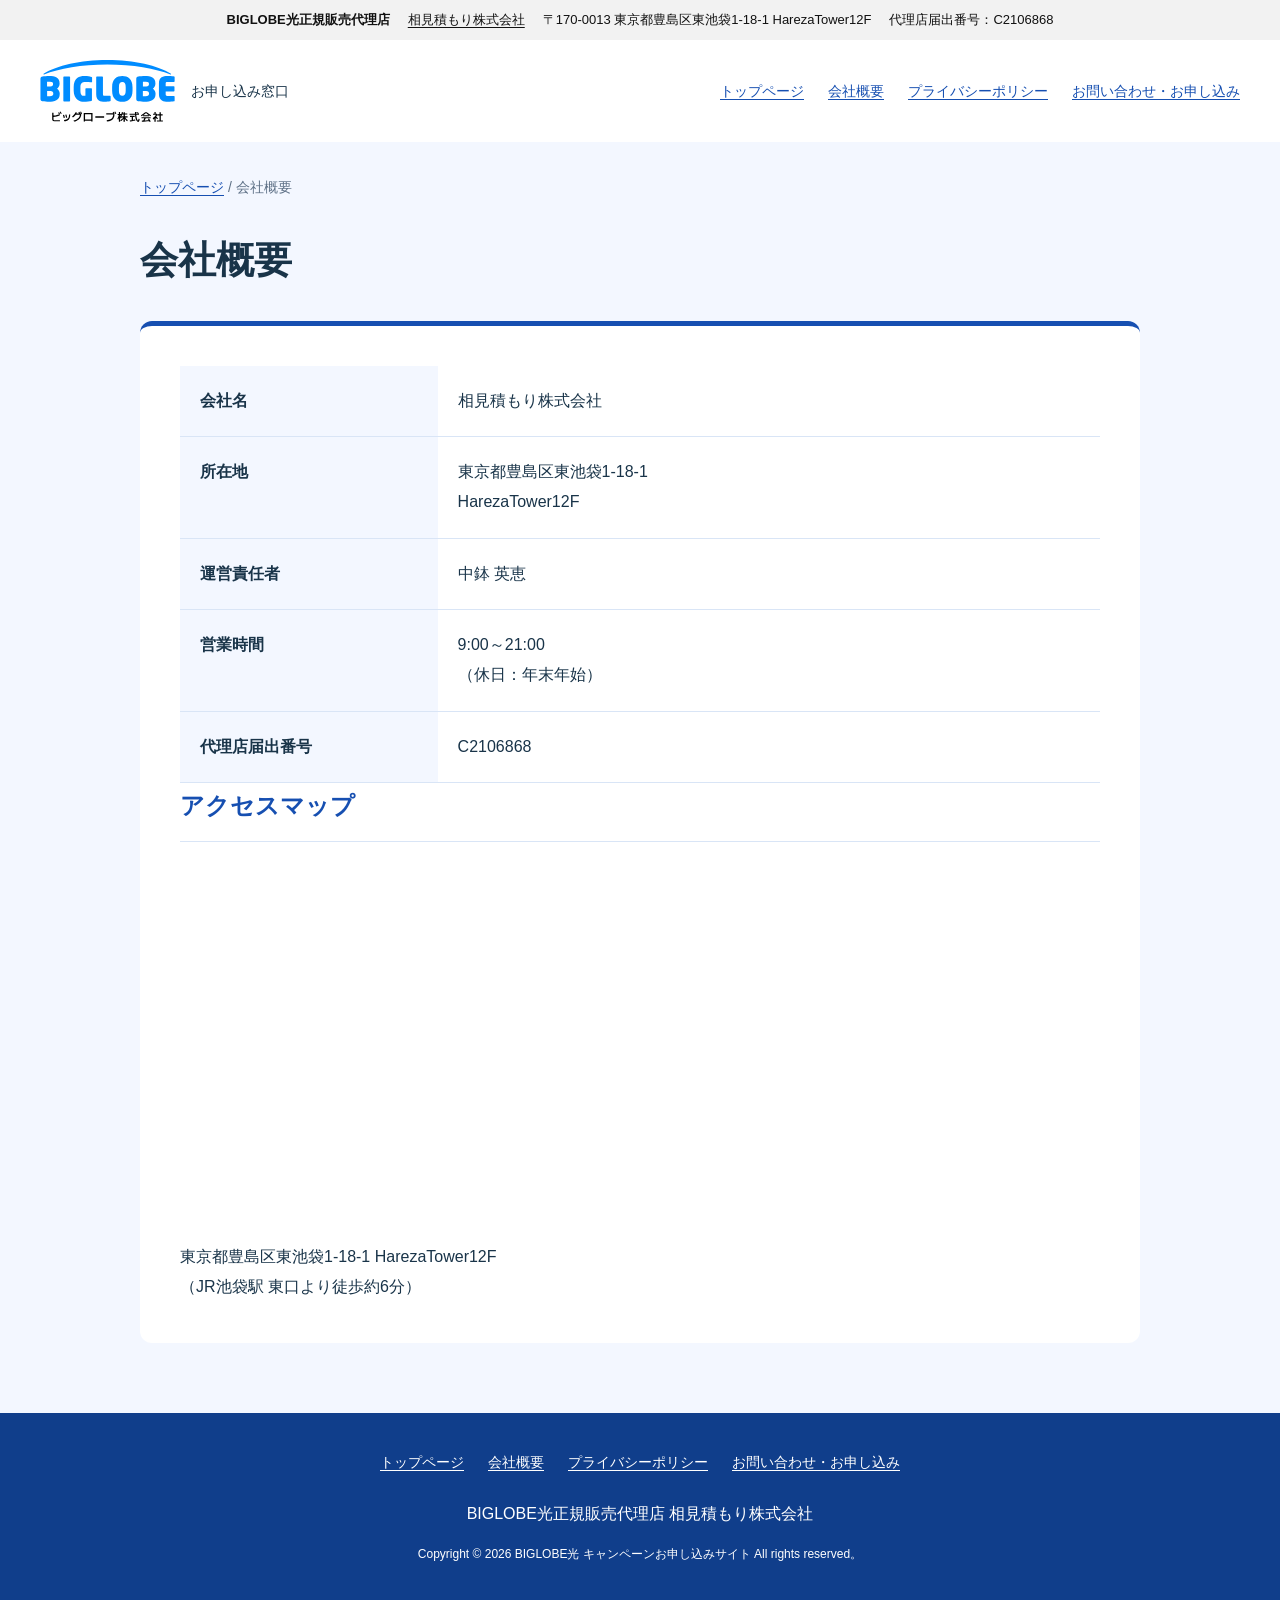
<file: company.html>
<!doctype html>
<html lang="ja"><head><meta charset="utf-8"><meta name="viewport" content="width=device-width, initial-scale=1"><meta name="robots" content="noindex,nofollow"><title>会社概要｜BIGLOBE光｜相見積もり株式会社</title><link rel="stylesheet" href="/assets/variant.css"><script src="/assets/lp-config.js"></script><script src="/assets/tracking.js"></script></head><body class="b-legal-page"><div class="b-agency-bar" aria-label="販売代理店情報">
  <div class="b-agency-bar__inner">
    <strong>BIGLOBE光正規販売代理店</strong>
    <a href="/company.html">相見積もり株式会社</a>
    <span>〒170-0013 東京都豊島区東池袋1-18-1 HarezaTower12F</span>
    <span>代理店届出番号：C2106868</span>
  </div>
</div>
<header class="b-legal-header"><a href="/"><img src="/assets/ftth/hikari/lp/common-v2/img/logo-biglobe-Sw9Zr30K.svg" width="184" height="84" alt="BIGLOBE"><span>お申し込み窓口</span></a><nav class="b-legal-nav" aria-label="サイトナビゲーション"><a href="/">トップページ</a><a href="/company.html">会社概要</a><a href="/privacy.html">プライバシーポリシー</a><a href="/#form">お問い合わせ・お申し込み</a></nav></header><main class="b-legal-main"><p class="breadcrumb"><a href="/">トップページ</a> / 会社概要</p><h1>会社概要</h1><div class="legal-content">
    <table>
      <tbody>
        <tr>
          <th>会社名</th>
          <td>相見積もり株式会社</td>
        </tr>
        <tr>
          <th>所在地</th>
          <td>東京都豊島区東池袋1-18-1<br>HarezaTower12F</td>
        </tr>
        <tr>
          <th>運営責任者</th>
          <td>中鉢 英恵</td>
        </tr>
        <tr>
          <th>営業時間</th>
          <td>9:00～21:00<br>（休日：年末年始）</td>
        </tr>
        <tr>
          <th>代理店届出番号</th>
          <td>C2106868</td>
        </tr>
      </tbody>
    </table>

    <div>
      <h2>アクセスマップ</h2>
      <div>
        <iframe loading="lazy" title="アクセスマップ" src="https://www.openstreetmap.org/export/embed.html?bbox=139.7105%2C35.7275%2C139.7245%2C35.7345&layer=mapnik&marker=35.7311%2C139.7175"></iframe>
      </div>
      <div>東京都豊島区東池袋1-18-1 HarezaTower12F<br>（JR池袋駅 東口より徒歩約6分）</div>
    </div>
  </div></main><footer class="b-legal-footer"><nav class="b-legal-nav" aria-label="サイトナビゲーション"><a href="/">トップページ</a><a href="/company.html">会社概要</a><a href="/privacy.html">プライバシーポリシー</a><a href="/#form">お問い合わせ・お申し込み</a></nav><p>BIGLOBE光正規販売代理店 相見積もり株式会社</p><small>Copyright © 2026 BIGLOBE光 キャンペーンお申し込みサイト All rights reserved。</small></footer></body></html>
</file>
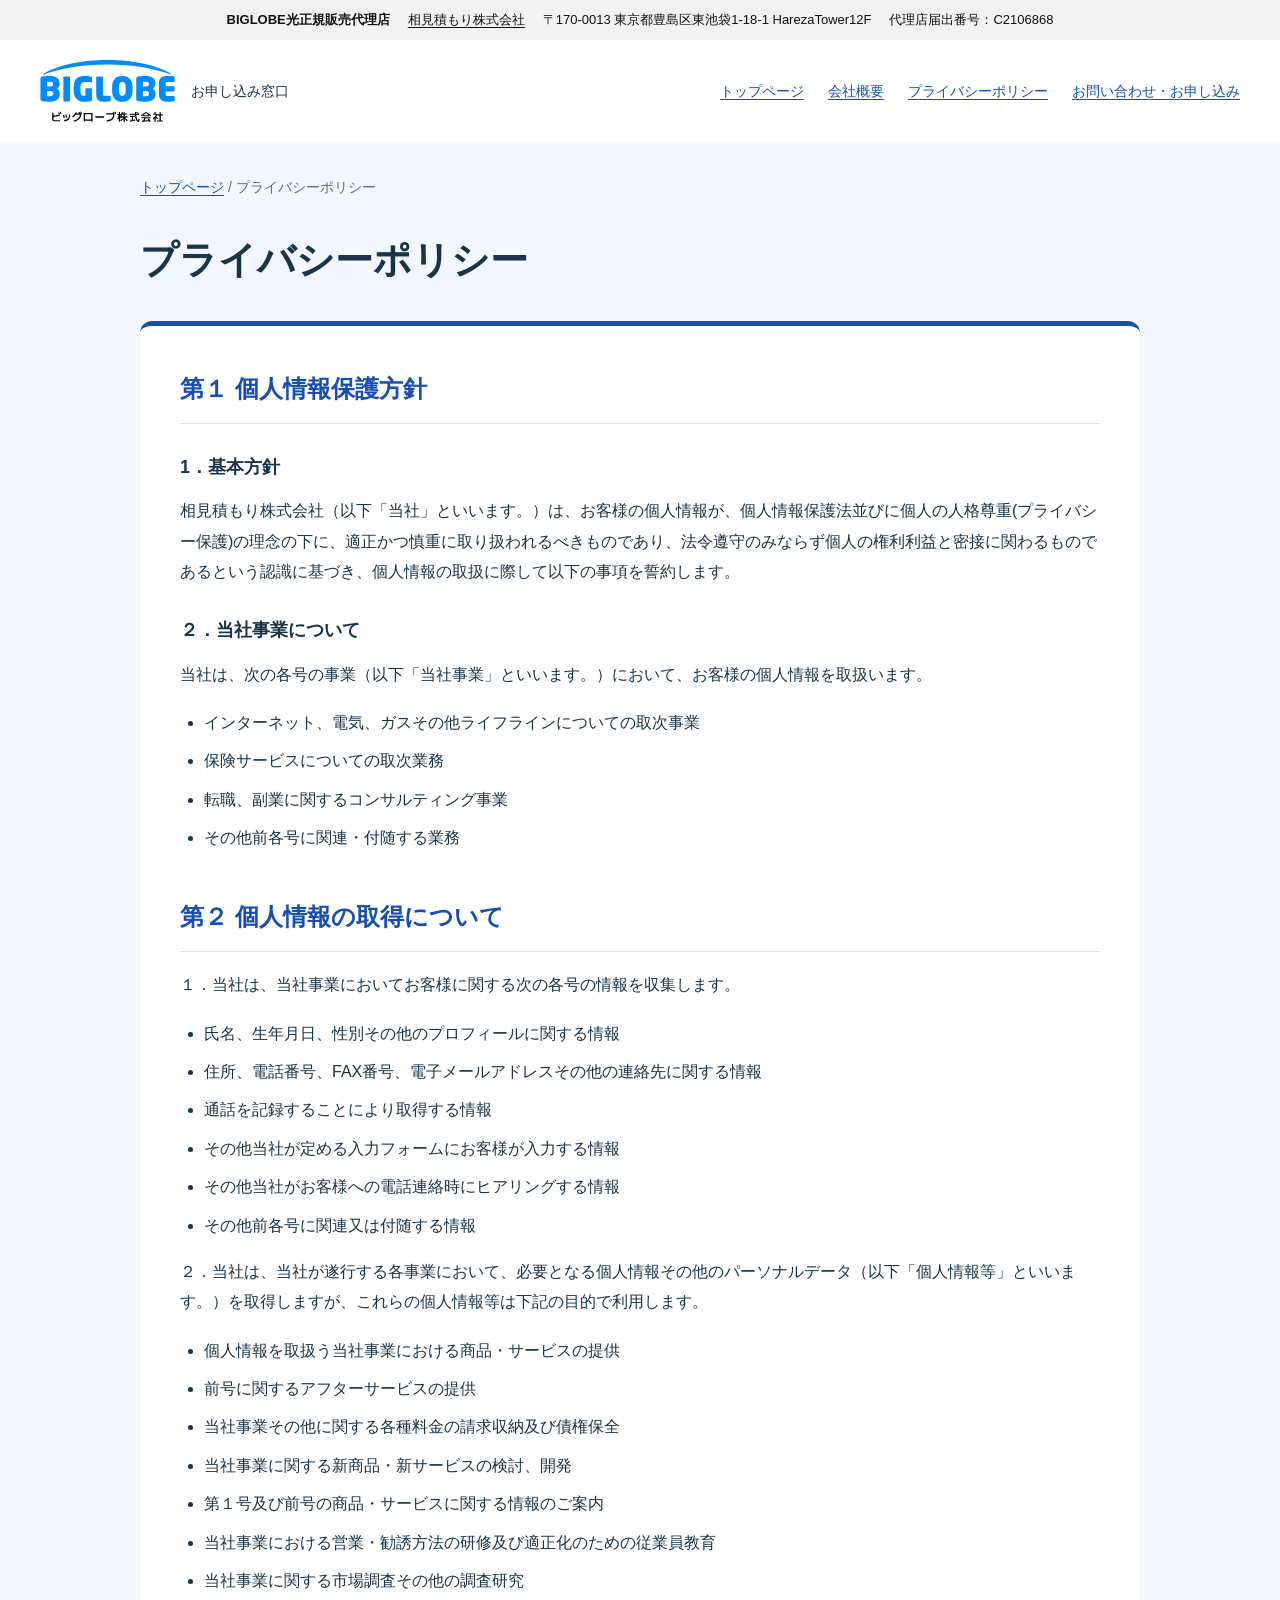
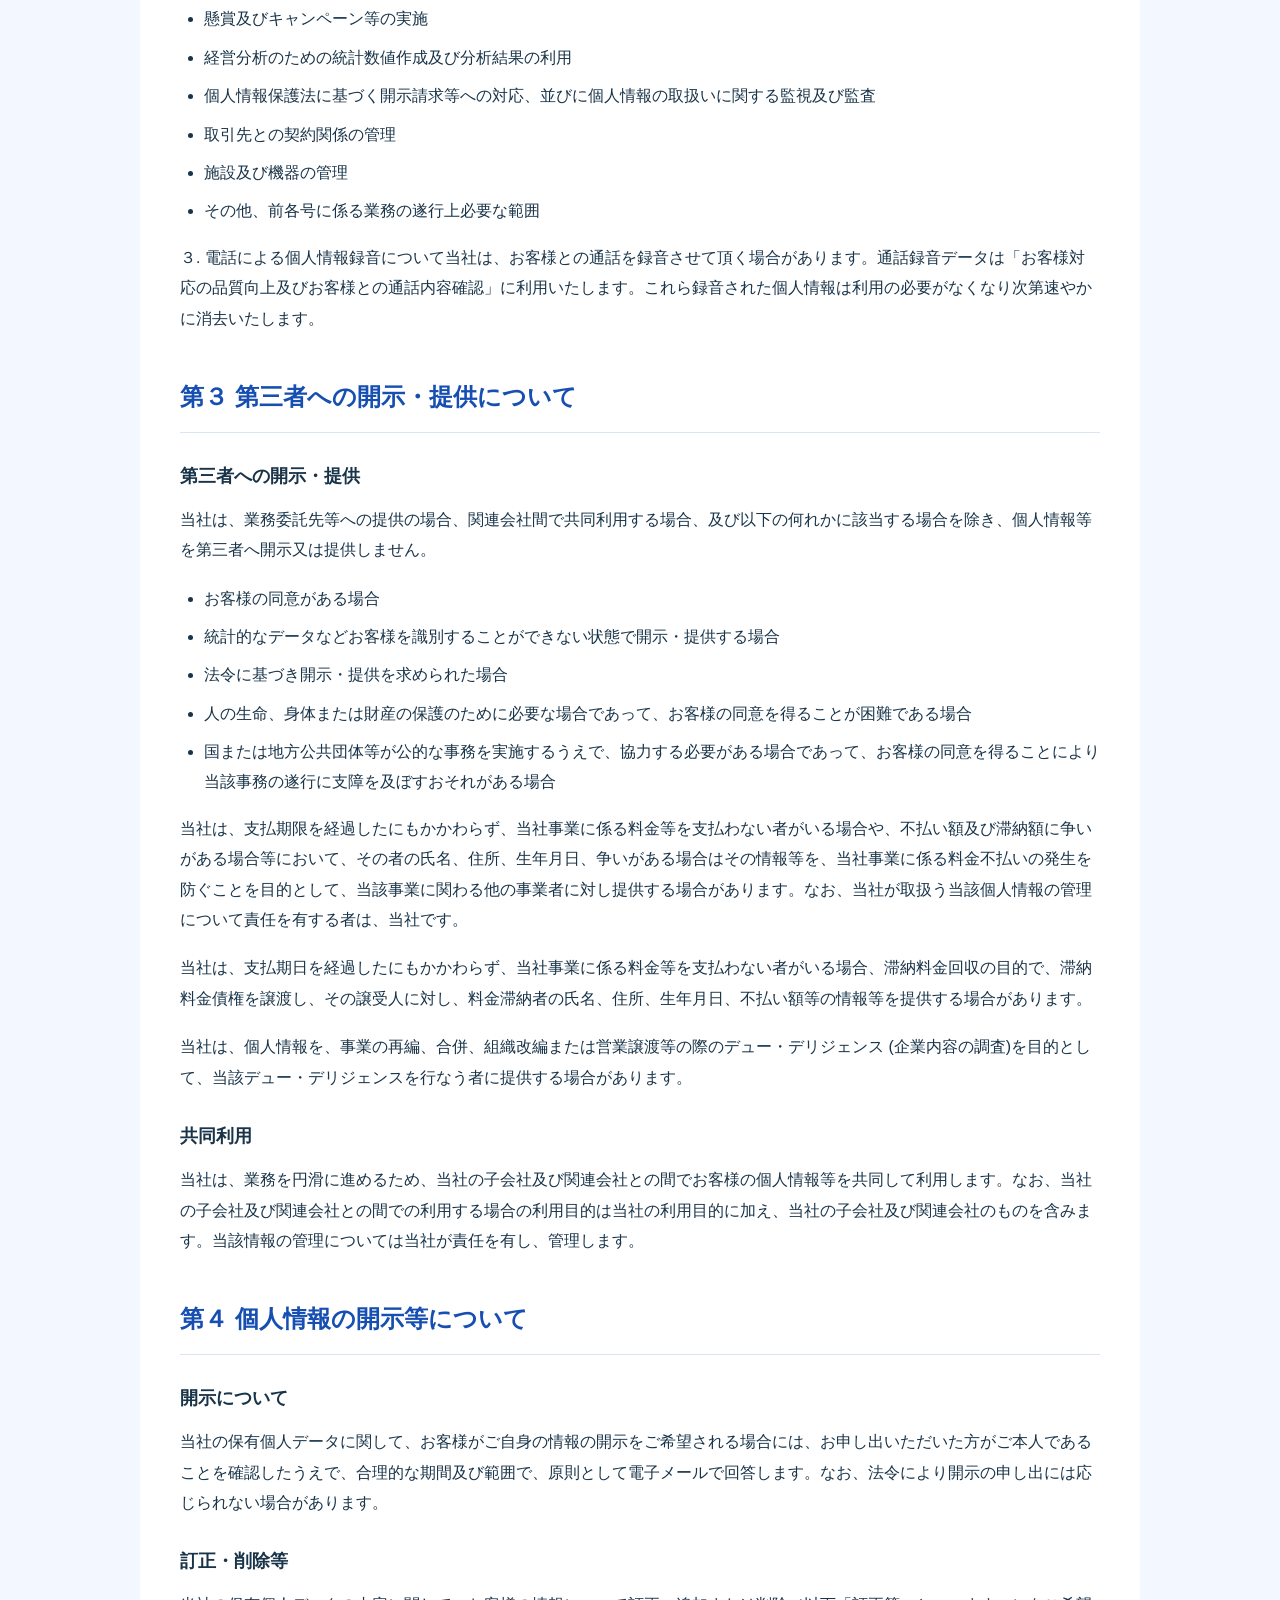
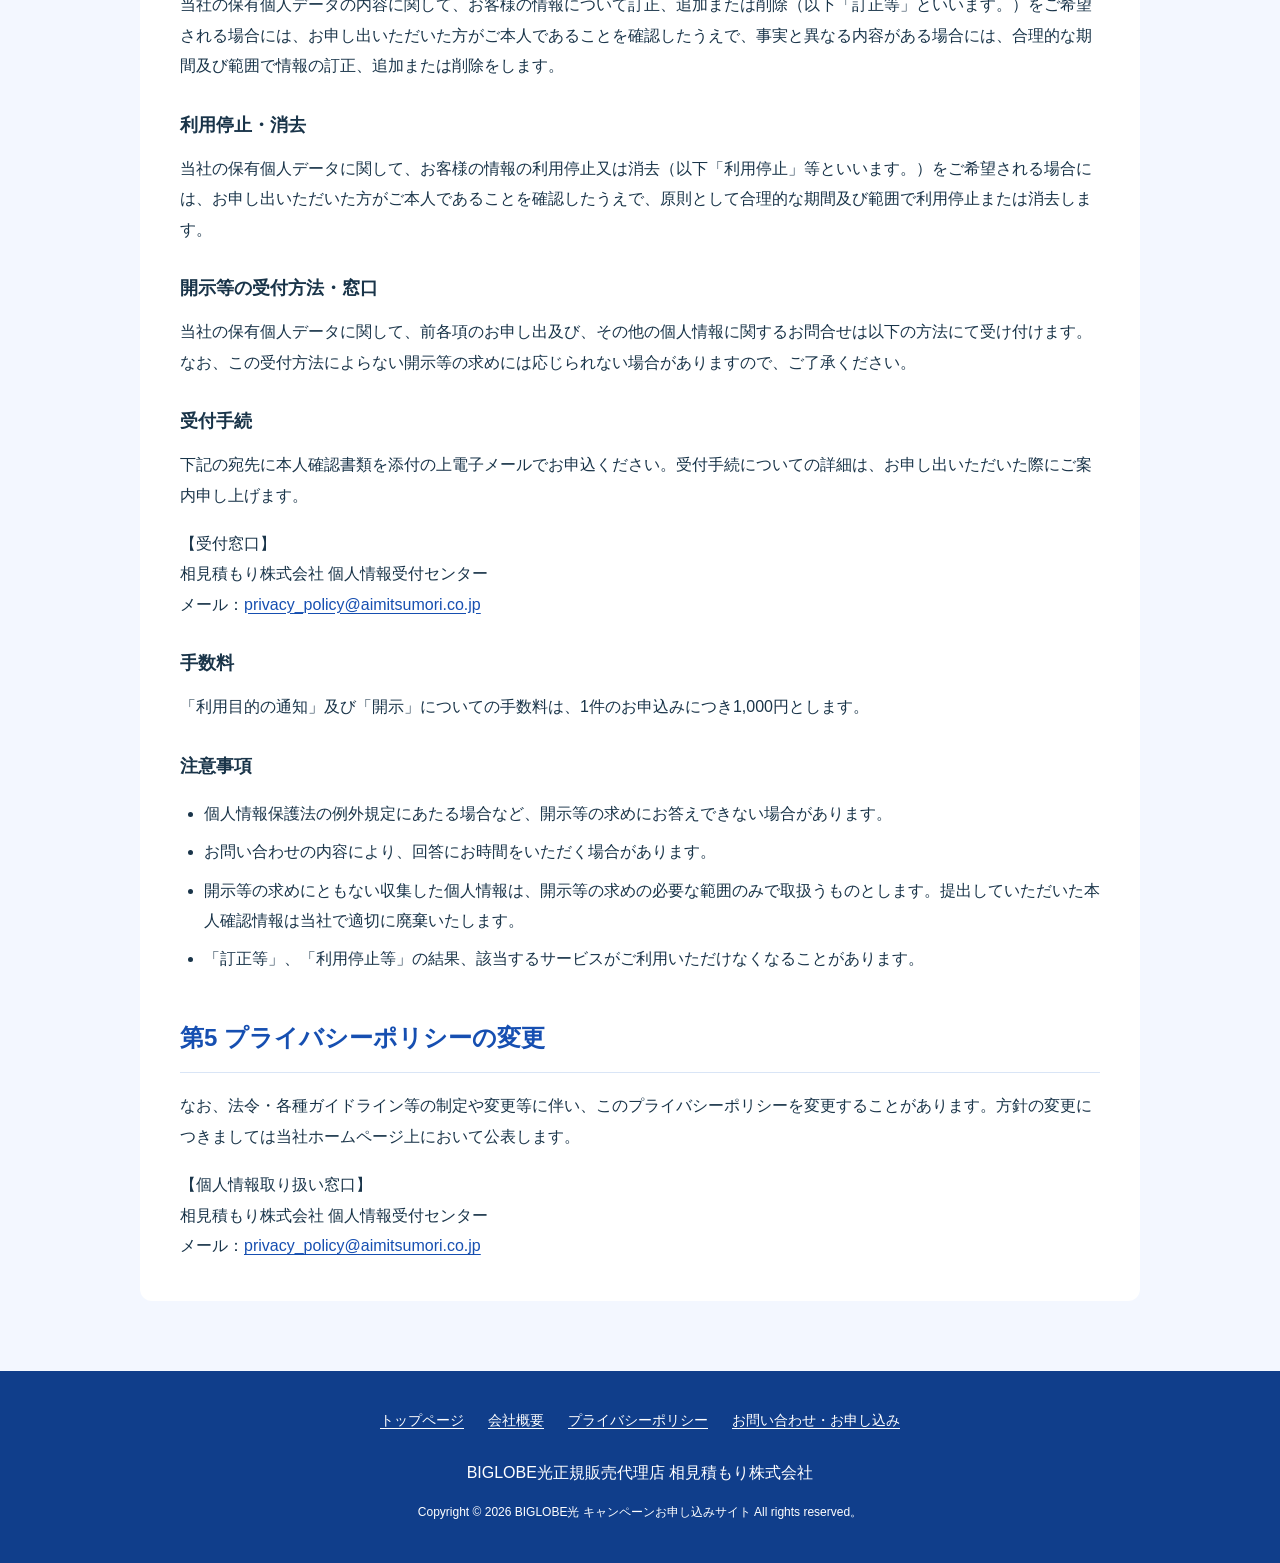
<file: privacy.html>
<!doctype html>
<html lang="ja"><head><meta charset="utf-8"><meta name="viewport" content="width=device-width, initial-scale=1"><meta name="robots" content="noindex,nofollow"><title>プライバシーポリシー｜BIGLOBE光｜相見積もり株式会社</title><link rel="stylesheet" href="/assets/variant.css"><script src="/assets/lp-config.js"></script><script src="/assets/tracking.js"></script></head><body class="b-legal-page"><div class="b-agency-bar" aria-label="販売代理店情報">
  <div class="b-agency-bar__inner">
    <strong>BIGLOBE光正規販売代理店</strong>
    <a href="/company.html">相見積もり株式会社</a>
    <span>〒170-0013 東京都豊島区東池袋1-18-1 HarezaTower12F</span>
    <span>代理店届出番号：C2106868</span>
  </div>
</div>
<header class="b-legal-header"><a href="/"><img src="/assets/ftth/hikari/lp/common-v2/img/logo-biglobe-Sw9Zr30K.svg" width="184" height="84" alt="BIGLOBE"><span>お申し込み窓口</span></a><nav class="b-legal-nav" aria-label="サイトナビゲーション"><a href="/">トップページ</a><a href="/company.html">会社概要</a><a href="/privacy.html">プライバシーポリシー</a><a href="/#form">お問い合わせ・お申し込み</a></nav></header><main class="b-legal-main"><p class="breadcrumb"><a href="/">トップページ</a> / プライバシーポリシー</p><h1>プライバシーポリシー</h1><div class="legal-content">

    <h2>第１ 個人情報保護方針</h2>

    <h3>1．基本方針</h3>
    <p>相見積もり株式会社（以下「当社」といいます。）は、お客様の個人情報が、個人情報保護法並びに個人の人格尊重(プライバシー保護)の理念の下に、適正かつ慎重に取り扱われるべきものであり、法令遵守のみならず個人の権利利益と密接に関わるものであるという認識に基づき、個人情報の取扱に際して以下の事項を誓約します。</p>

    <h3>２．当社事業について</h3>
    <p>当社は、次の各号の事業（以下「当社事業」といいます。）において、お客様の個人情報を取扱います。</p>
    <ul>
      <li>インターネット、電気、ガスその他ライフラインについての取次事業</li>
      <li>保険サービスについての取次業務</li>
      <li>転職、副業に関するコンサルティング事業</li>
      <li>その他前各号に関連・付随する業務</li>
    </ul>

    <h2>第２ 個人情報の取得について</h2>
    <p>１．当社は、当社事業においてお客様に関する次の各号の情報を収集します。</p>
    <ul>
      <li>氏名、生年月日、性別その他のプロフィールに関する情報</li>
      <li>住所、電話番号、FAX番号、電子メールアドレスその他の連絡先に関する情報</li>
      <li>通話を記録することにより取得する情報</li>
      <li>その他当社が定める入力フォームにお客様が入力する情報</li>
      <li>その他当社がお客様への電話連絡時にヒアリングする情報</li>
      <li>その他前各号に関連又は付随する情報</li>
    </ul>
    <p>２．当社は、当社が遂行する各事業において、必要となる個人情報その他のパーソナルデータ（以下「個人情報等」といいます。）を取得しますが、これらの個人情報等は下記の目的で利用します。</p>
    <ul>
      <li>個人情報を取扱う当社事業における商品・サービスの提供</li>
      <li>前号に関するアフターサービスの提供</li>
      <li>当社事業その他に関する各種料金の請求収納及び債権保全</li>
      <li>当社事業に関する新商品・新サービスの検討、開発</li>
      <li>第１号及び前号の商品・サービスに関する情報のご案内</li>
      <li>当社事業における営業・勧誘方法の研修及び適正化のための従業員教育</li>
      <li>当社事業に関する市場調査その他の調査研究</li>
      <li>懸賞及びキャンペーン等の実施</li>
      <li>経営分析のための統計数値作成及び分析結果の利用</li>
      <li>個人情報保護法に基づく開示請求等への対応、並びに個人情報の取扱いに関する監視及び監査</li>
      <li>取引先との契約関係の管理</li>
      <li>施設及び機器の管理</li>
      <li>その他、前各号に係る業務の遂行上必要な範囲</li>
    </ul>
    <p>３. 電話による個人情報録音について当社は、お客様との通話を録音させて頂く場合があります。通話録音データは「お客様対応の品質向上及びお客様との通話内容確認」に利用いたします。これら録音された個人情報は利用の必要がなくなり次第速やかに消去いたします。</p>

    <h2>第３ 第三者への開示・提供について</h2>
    <h3>第三者への開示・提供</h3>
    <p>当社は、業務委託先等への提供の場合、関連会社間で共同利用する場合、及び以下の何れかに該当する場合を除き、個人情報等を第三者へ開示又は提供しません。</p>
    <ul>
      <li>お客様の同意がある場合</li>
      <li>統計的なデータなどお客様を識別することができない状態で開示・提供する場合</li>
      <li>法令に基づき開示・提供を求められた場合</li>
      <li>人の生命、身体または財産の保護のために必要な場合であって、お客様の同意を得ることが困難である場合</li>
      <li>国または地方公共団体等が公的な事務を実施するうえで、協力する必要がある場合であって、お客様の同意を得ることにより当該事務の遂行に支障を及ぼすおそれがある場合</li>
    </ul>
    <p>当社は、支払期限を経過したにもかかわらず、当社事業に係る料金等を支払わない者がいる場合や、不払い額及び滞納額に争いがある場合等において、その者の氏名、住所、生年月日、争いがある場合はその情報等を、当社事業に係る料金不払いの発生を防ぐことを目的として、当該事業に関わる他の事業者に対し提供する場合があります。なお、当社が取扱う当該個人情報の管理について責任を有する者は、当社です。</p>
    <p>当社は、支払期日を経過したにもかかわらず、当社事業に係る料金等を支払わない者がいる場合、滞納料金回収の目的で、滞納料金債権を譲渡し、その譲受人に対し、料金滞納者の氏名、住所、生年月日、不払い額等の情報等を提供する場合があります。</p>
    <p>当社は、個人情報を、事業の再編、合併、組織改編または営業譲渡等の際のデュー・デリジェンス (企業内容の調査)を目的として、当該デュー・デリジェンスを行なう者に提供する場合があります。</p>
    <h3>共同利用</h3>
    <p>当社は、業務を円滑に進めるため、当社の子会社及び関連会社との間でお客様の個人情報等を共同して利用します。なお、当社の子会社及び関連会社との間での利用する場合の利用目的は当社の利用目的に加え、当社の子会社及び関連会社のものを含みます。当該情報の管理については当社が責任を有し、管理します。</p>

    <h2>第４ 個人情報の開示等について</h2>
    <h3>開示について</h3>
    <p>当社の保有個人データに関して、お客様がご自身の情報の開示をご希望される場合には、お申し出いただいた方がご本人であることを確認したうえで、合理的な期間及び範囲で、原則として電子メールで回答します。なお、法令により開示の申し出には応じられない場合があります。</p>
    <h3>訂正・削除等</h3>
    <p>当社の保有個人データの内容に関して、お客様の情報について訂正、追加または削除（以下「訂正等」といいます。）をご希望される場合には、お申し出いただいた方がご本人であることを確認したうえで、事実と異なる内容がある場合には、合理的な期間及び範囲で情報の訂正、追加または削除をします。</p>
    <h3>利用停止・消去</h3>
    <p>当社の保有個人データに関して、お客様の情報の利用停止又は消去（以下「利用停止」等といいます。）をご希望される場合には、お申し出いただいた方がご本人であることを確認したうえで、原則として合理的な期間及び範囲で利用停止または消去します。</p>
    <h3>開示等の受付方法・窓口</h3>
    <p>当社の保有個人データに関して、前各項のお申し出及び、その他の個人情報に関するお問合せは以下の方法にて受け付けます。なお、この受付方法によらない開示等の求めには応じられない場合がありますので、ご了承ください。</p>
    <h3>受付手続</h3>
    <p>下記の宛先に本人確認書類を添付の上電子メールでお申込ください。受付手続についての詳細は、お申し出いただいた際にご案内申し上げます。</p>
    <div>
      <div>【受付窓口】</div>
      <div>相見積もり株式会社 個人情報受付センター</div>
      <div>メール：<a href="mailto:privacy_policy@aimitsumori.co.jp">privacy_policy@aimitsumori.co.jp</a></div>
    </div>
    <h3>手数料</h3>
    <p>「利用目的の通知」及び「開示」についての手数料は、1件のお申込みにつき1,000円とします。</p>
    <h3>注意事項</h3>
    <ul>
      <li>個人情報保護法の例外規定にあたる場合など、開示等の求めにお答えできない場合があります。</li>
      <li>お問い合わせの内容により、回答にお時間をいただく場合があります。</li>
      <li>開示等の求めにともない収集した個人情報は、開示等の求めの必要な範囲のみで取扱うものとします。提出していただいた本人確認情報は当社で適切に廃棄いたします。</li>
      <li>「訂正等」、「利用停止等」の結果、該当するサービスがご利用いただけなくなることがあります。</li>
    </ul>

    <h2>第5 プライバシーポリシーの変更</h2>
    <p>なお、法令・各種ガイドライン等の制定や変更等に伴い、このプライバシーポリシーを変更することがあります。方針の変更につきましては当社ホームページ上において公表します。</p>
    <div>
      <div>【個人情報取り扱い窓口】</div>
      <div>相見積もり株式会社 個人情報受付センター</div>
      <div>メール：<a href="mailto:privacy_policy@aimitsumori.co.jp">privacy_policy@aimitsumori.co.jp</a></div>
    </div>

  </div></main><footer class="b-legal-footer"><nav class="b-legal-nav" aria-label="サイトナビゲーション"><a href="/">トップページ</a><a href="/company.html">会社概要</a><a href="/privacy.html">プライバシーポリシー</a><a href="/#form">お問い合わせ・お申し込み</a></nav><p>BIGLOBE光正規販売代理店 相見積もり株式会社</p><small>Copyright © 2026 BIGLOBE光 キャンペーンお申し込みサイト All rights reserved。</small></footer></body></html>
</file>
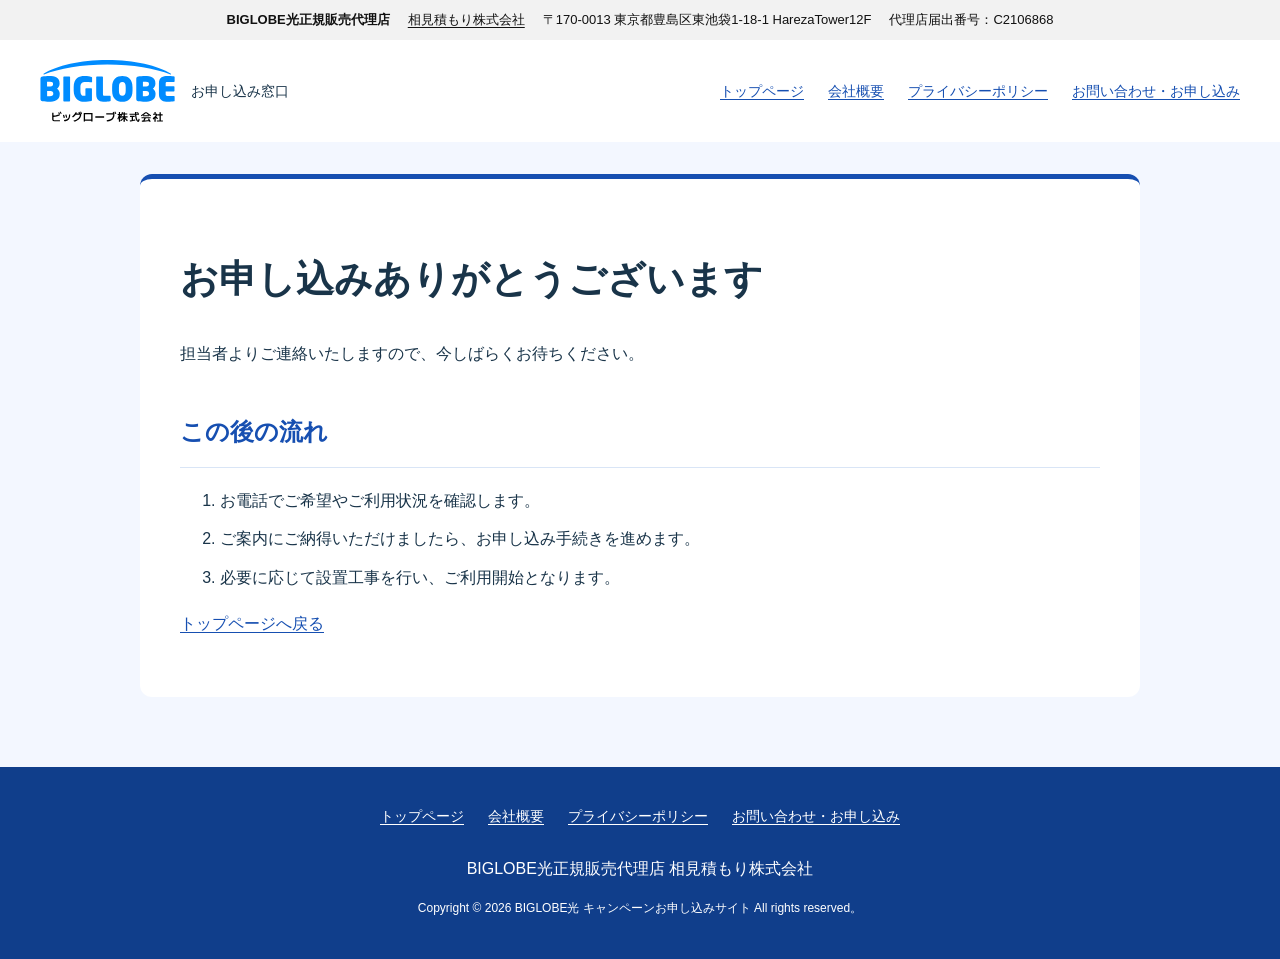
<file: thanks.html>
<!doctype html>
<html lang="ja"><head><meta charset="utf-8"><meta name="viewport" content="width=device-width, initial-scale=1"><meta name="robots" content="noindex,nofollow"><title>お申し込みありがとうございます｜BIGLOBE光</title><link rel="stylesheet" href="/assets/variant.css"><script src="/assets/lp-config.js"></script><script src="/assets/tracking.js"></script></head><body class="b-legal-page"><div class="b-agency-bar" aria-label="販売代理店情報">
  <div class="b-agency-bar__inner">
    <strong>BIGLOBE光正規販売代理店</strong>
    <a href="/company.html">相見積もり株式会社</a>
    <span>〒170-0013 東京都豊島区東池袋1-18-1 HarezaTower12F</span>
    <span>代理店届出番号：C2106868</span>
  </div>
</div>
<header class="b-legal-header"><a href="/"><img src="/assets/ftth/hikari/lp/common-v2/img/logo-biglobe-Sw9Zr30K.svg" width="184" height="84" alt="BIGLOBE"><span>お申し込み窓口</span></a><nav class="b-legal-nav" aria-label="サイトナビゲーション"><a href="/">トップページ</a><a href="/company.html">会社概要</a><a href="/privacy.html">プライバシーポリシー</a><a href="/#form">お問い合わせ・お申し込み</a></nav></header><main class="b-legal-main"><div class="legal-content"><h1>お申し込みありがとうございます</h1><p>担当者よりご連絡いたしますので、今しばらくお待ちください。</p><h2>この後の流れ</h2><ol><li>お電話でご希望やご利用状況を確認します。</li><li>ご案内にご納得いただけましたら、お申し込み手続きを進めます。</li><li>必要に応じて設置工事を行い、ご利用開始となります。</li></ol><p><a href="/">トップページへ戻る</a></p></div></main><footer class="b-legal-footer"><nav class="b-legal-nav" aria-label="サイトナビゲーション"><a href="/">トップページ</a><a href="/company.html">会社概要</a><a href="/privacy.html">プライバシーポリシー</a><a href="/#form">お問い合わせ・お申し込み</a></nav><p>BIGLOBE光正規販売代理店 相見積もり株式会社</p><small>Copyright © 2026 BIGLOBE光 キャンペーンお申し込みサイト All rights reserved。</small></footer></body></html>
</file>
<file: assets/theme-experiment.css>
@charset "UTF-8";*,*:before,*:after{box-sizing:border-box}body,h1,h2,h3,h4,p,figure,blockquote,dl,dd{margin:0}ul[role=list],ol[role=list]{list-style:none}html{scroll-behavior:smooth}body{min-height:100vh;text-rendering:optimizeSpeed;line-height:1.5}a:not([class]){-webkit-text-decoration-skip:ink;text-decoration-skip-ink:auto}img,picture{max-width:100%}input,button,textarea,select{font:inherit}@media (prefers-reduced-motion: reduce){html:focus-within{scroll-behavior:auto}*,*:before,*:after{animation-duration:.01ms!important;animation-iteration-count:1!important;transition-duration:.01ms!important;scroll-behavior:auto!important}}@font-face{font-display:swap;font-family:"M PLUS 1";font-style:normal;font-weight:400;src:url(/assets/ftth/hikari/lp/common-v2/assets/m-plus-1-regular.symbols-2dG6JwGW.woff2) format("woff2");unicode-range:U+0020-007E,U+00A0-00FF,U+2000-206F,U+3000-303F,U+FF00-FFEF,U+2190-21FF,U+2200-22FF,U+25A0-25FF,U+2460-2469}@font-face{font-display:swap;font-family:"M PLUS 1";font-style:normal;font-weight:400;src:url(/assets/ftth/hikari/lp/common-v2/assets/m-plus-1-regular.hiragana-BpfVK_St.woff2) format("woff2");unicode-range:U+3040-309F}@font-face{font-display:swap;font-family:"M PLUS 1";font-style:normal;font-weight:400;src:url(/assets/ftth/hikari/lp/common-v2/assets/m-plus-1-regular.katakana-BAM1-GDc.woff2) format("woff2");unicode-range:U+30A0-30FF}@font-face{font-display:swap;font-family:"M PLUS 1";font-style:normal;font-weight:400;src:url(/assets/ftth/hikari/lp/common-v2/assets/m-plus-1-regular.main-iwXlTkf6.woff2) format("woff2")}@font-face{font-display:swap;font-family:"M PLUS 1";font-style:normal;font-weight:700;src:url(/assets/ftth/hikari/lp/common-v2/assets/m-plus-1-700.symbols-Mq1Ik_Ix.woff2) format("woff2");unicode-range:U+0020-007E,U+00A0-00FF,U+2000-206F,U+3000-303F,U+FF00-FFEF,U+2190-21FF,U+2200-22FF,U+25A0-25FF,U+2460-2469}@font-face{font-display:swap;font-family:"M PLUS 1";font-style:normal;font-weight:700;src:url(/assets/ftth/hikari/lp/common-v2/assets/m-plus-1-700.hiragana-r9JT5FDG.woff2) format("woff2");unicode-range:U+3040-309F}@font-face{font-display:swap;font-family:"M PLUS 1";font-style:normal;font-weight:700;src:url(/assets/ftth/hikari/lp/common-v2/assets/m-plus-1-700.katakana-14wrW0GE.woff2) format("woff2");unicode-range:U+30A0-30FF}@font-face{font-display:swap;font-family:"M PLUS 1";font-style:normal;font-weight:700;src:url(/assets/ftth/hikari/lp/common-v2/assets/m-plus-1-700.main-DUIYJ-F8.woff2) format("woff2")}@font-face{font-display:swap;font-family:"M PLUS 1";font-style:normal;font-weight:900;src:url(/assets/ftth/hikari/lp/common-v2/assets/m-plus-1-900.symbols-CuiviCtq.woff2) format("woff2");unicode-range:U+0020-007E,U+00A0-00FF,U+2000-206F,U+3000-303F,U+FF00-FFEF,U+2190-21FF,U+2200-22FF,U+25A0-25FF,U+2460-2469}@font-face{font-display:swap;font-family:"M PLUS 1";font-style:normal;font-weight:900;src:url(/assets/ftth/hikari/lp/common-v2/assets/m-plus-1-900.hiragana-DBowClgu.woff2) format("woff2");unicode-range:U+3040-309F}@font-face{font-display:swap;font-family:"M PLUS 1";font-style:normal;font-weight:900;src:url(/assets/ftth/hikari/lp/common-v2/assets/m-plus-1-900.katakana-DcYms6VH.woff2) format("woff2");unicode-range:U+30A0-30FF}@font-face{font-display:swap;font-family:"M PLUS 1";font-style:normal;font-weight:900;src:url(/assets/ftth/hikari/lp/common-v2/assets/m-plus-1-900.main-DsBx0tRe.woff2) format("woff2")}:root{--z-index-header: 100;--z-index-menu-button: 110;--z-index-modal-overlay: 200;--z-index-modal-container: 210}body{font-family:"M PLUS 1",Helvetica Neue,Arial,Hiragino Kaku Gothic ProN,Hiragino Sans,Meiryo,sans-serif;color:#1a3347;font-size:4.2666666667vw;line-height:1.6}@media (min-width: 768px){body{font-size:16px}}img,picture{height:auto}@media (min-width: 768px){img{display:block;width:100%;height:auto}}a{color:#0062b2;text-decoration:underline}@media (min-width: 768px){a:hover{opacity:.8}}@media (min-width: 768px){button:hover{opacity:.8}}sup{font-size:1.6vw;vertical-align:super;margin-right:.2em}@media (min-width: 768px){sup{font-size:10px}}main{position:relative;z-index:1}@media (min-width: 768px){section{min-width:1000px}}.l-header{background:#fff;box-shadow:0 2px 4px #0000001a;z-index:var(--z-index-header)}@media (min-width: 768px){.l-header{min-width:1000px}}.l-header__inner{display:flex;justify-content:space-between;align-items:center;height:14.6666666667vw;padding:0 4vw}@media (min-width: 768px){.l-header__inner{min-width:1000px;height:110px;margin:0 auto;padding:0 40px}}.l-header img{position:relative;display:block;width:24.5333333333vw}@media (min-width: 768px){.l-header img{width:184px}}.l-header__cta-button{position:absolute;right:19.7333333333vw;font-size:0;line-height:1;text-align:center}@media (min-width: 768px){.l-header__cta-button{right:146px}}.l-header__cta-button .c-button--cta{width:auto;padding:2.1333333333vw 5.6vw 2.4vw;margin-bottom:1.0666666667vw;box-shadow:none}@media (min-width: 768px){.l-header__cta-button .c-button--cta{padding:18px 40px 20px;margin-bottom:8px}}.l-header__cta-button .c-button--cta:after{right:1.6vw;top:0;bottom:0;width:2.4vw;height:2.4vw;margin:auto}@media (min-width: 768px){.l-header__cta-button .c-button--cta:after{right:12px;width:20px;height:20px}}.l-header__cta-button .c-button--cta:hover{opacity:.8;transform:translateY(0)}.l-header__menu-button{position:fixed;top:1.0666666667vw;right:4vw;display:flex;flex-direction:column;justify-content:space-between;width:12.5333333333vw;height:12.5333333333vw;padding:3.7333333333vw 3.2vw;border:1px solid #ddd;border-radius:10px;background:#fff;cursor:pointer;box-shadow:0 0 .8vw #0003;z-index:var(--z-index-menu-button)}@media (min-width: 768px){.l-header__menu-button{top:14px;right:40px;width:82px;height:82px;padding:24px 20px;box-shadow:0 0 6px #0000001a}}.l-header__menu-button.is-on-top{z-index:calc(var(--z-index-modal-overlay) + 1)}.l-header__menu-button span{display:block;width:100%;height:.5333333333vw;background-color:#707070;border-radius:133.2vw;transition:transform .3s,opacity .3s}@media (min-width: 768px){.l-header__menu-button span{height:2px}}.l-header__menu-button span:nth-child(1){transform-origin:top left}.l-header__menu-button span:nth-child(3){transform-origin:bottom left}.l-header__menu-button.is-active span:nth-child(1){transform:rotate(45deg) translate(.8vw,-.5333333333vw)}@media (min-width: 768px){.l-header__menu-button.is-active span:nth-child(1){transform:rotate(45deg) translate(6px,-4px)}}.l-header__menu-button.is-active span:nth-child(2){opacity:0}.l-header__menu-button.is-active span:nth-child(3){transform:rotate(-45deg) translate(.5333333333vw,.5333333333vw)}@media (min-width: 768px){.l-header__menu-button.is-active span:nth-child(3){transform:rotate(-45deg) translate(6px,4px)}}.l-container,.l-container--mv-bottom-wide{margin:0 auto;padding:0 4vw;max-width:100vw}@media (min-width: 768px){.l-container,.l-container--mv-bottom-wide{width:1000px;max-width:none;padding:0 40px}}@media (min-width: 768px){.l-container--mv-bottom-wide{padding:0 35px}}.l-footer{background:#666;color:#fff;padding:5.3333333333vw 0}@media (min-width: 768px){.l-footer{min-width:1000px;padding:34px 0}}.l-footer__nav{display:flex;justify-content:center;flex-wrap:wrap;font-size:3.2vw;line-height:2.5;padding-bottom:2.6666666667vw;border-bottom:solid .2666666667vw #fff}@media (min-width: 768px){.l-footer__nav{font-size:16px;line-height:1.3;padding-bottom:16px;border-bottom:none}}.l-footer__nav a{color:#fff;text-decoration:none}@media (max-width: 767.9px){.l-footer__nav a:nth-child(1):after,.l-footer__nav a:nth-child(2):after,.l-footer__nav a:nth-child(4):after{display:inline-block;content:"|";padding:0 4vw}}@media (min-width: 768px){.l-footer__nav a:after{display:inline-block;content:"|";padding:0 10px}.l-footer__nav a:last-child:after{content:none}}.l-footer__copyright{text-align:center;font-size:2.9333333333vw;padding:4vw 0 0}@media (min-width: 768px){.l-footer__copyright{font-size:16px;padding:0}}.c-button{display:flex;justify-content:center;align-items:center;position:relative;color:#fff;font-size:3.4666666667vw;font-weight:700;text-align:center;width:100%;background:#1554ba;padding:2.1333333333vw 5.3333333333vw;border-radius:2.6666666667vw;border:none}@media (min-width: 768px){.c-button{padding:8px 20px;font-size:22px;border-radius:8px;cursor:pointer}}.c-button:after{content:"";position:absolute;top:0;bottom:0;right:4vw;width:3.7333333333vw;height:3.7333333333vw;margin:auto}@media (min-width: 768px){.c-button:after{right:24px;width:16px;height:16px}}.c-button--popup-white:after{background:url(/assets/ftth/hikari/lp/common-v2/img/icon-popup-white-BtSpxe4-.svg) no-repeat;background-size:contain}.c-button--popup-black:after{background:url(/assets/ftth/hikari/lp/common-v2/img/icon-popup-black-BJpP_9vr.svg) no-repeat;background-size:contain}.c-button--link-white:after{background:url(/assets/ftth/hikari/lp/common-v2/img/icon-link-white-Ca8QrjJd.svg) no-repeat;background-size:contain}.c-button--link-black:after{background:url(/assets/ftth/hikari/lp/common-v2/img/icon-link-black-DBWYPCFN.svg) no-repeat;background-size:contain}.c-button--in-page-link-white:after{background:url(/assets/ftth/hikari/lp/common-v2/img/icon-link-white-Ca8QrjJd.svg) no-repeat;background-size:contain;transform:rotate(90deg)}.c-button--in-page-link-black:after{background:url(/assets/ftth/hikari/lp/common-v2/img/icon-link-black-DBWYPCFN.svg) no-repeat;background-size:contain;transform:rotate(90deg)}.c-button--cta{position:relative;display:inline-block;line-height:1;width:100%;background:linear-gradient(to bottom,#ffa42e,#ff8517 36%,#ff6a03 86%);padding:5.6vw 5.3333333333vw 3.2vw;border-radius:133.2vw;box-shadow:0 1.0666666667vw #9d460b;transition:all .1s 0s ease}@media (min-width: 768px){.c-button--cta{padding:32px 60px 24px;box-shadow:0 8px #9d460b}}.c-button--cta:after{content:"";position:absolute;top:0;bottom:0;right:4vw;width:3.7333333333vw;height:3.7333333333vw;background:url(/assets/ftth/hikari/lp/common-v2/img/icon-link-white-Ca8QrjJd.svg) no-repeat;background-size:contain;margin:auto}@media (min-width: 768px){.c-button--cta:after{right:34px;width:20px;height:20px}}.c-button--cta.c-floating-cta__web:after{content:"";position:absolute;top:0;bottom:0;right:2.1333333333vw;width:2.1333333333vw;height:2.1333333333vw;background:url(/assets/ftth/hikari/lp/common-v2/img/icon-link-white-Ca8QrjJd.svg) no-repeat;background-size:contain;margin:auto}@media (min-width: 768px){.c-button--cta:hover{box-shadow:0 0 #9d460b;transform:translateY(8px);opacity:1}}.c-button--cta-web-subtext{position:absolute;left:0;right:0;top:-3.2vw;display:inline-block;color:#f60;font-size:3.7333333333vw;font-weight:700;line-height:1;width:55%;border-radius:3.4666666667vw;border:solid .2666666667vw #f60;background:#fff;padding:1.0666666667vw 1.0666666667vw 1.6vw;margin:auto;box-shadow:0 .2666666667vw .5333333333vw #0003}@media (min-width: 768px){.c-button--cta-web-subtext{top:-20px;font-size:20px;width:280px;border-radius:26px;border:solid 2px #f60;padding:8px 10px;box-shadow:0 2px 4px #0006}}.c-button--cta-web-subtext:before,.c-button--cta-web-subtext:after{content:"";position:absolute;left:0;right:0;width:0;height:0;border-style:solid;border-width:1.6vw 1.0666666667vw 0;margin:auto}@media (min-width: 768px){.c-button--cta-web-subtext:before,.c-button--cta-web-subtext:after{border-width:12px 8px 0}}.c-button--cta-web-subtext:before{bottom:-1.8666666667vw;border-color:#f60 transparent transparent transparent}@media (min-width: 768px){.c-button--cta-web-subtext:before{bottom:-12px}}.c-button--cta-web-subtext:after{bottom:-1.0666666667vw;border-color:#fff transparent transparent transparent}@media (min-width: 768px){.c-button--cta-web-subtext:after{bottom:-8px}}.c-button--cta-web-maintext{display:inline-block;color:#fff;font-size:6.4vw;font-weight:900;text-shadow:.2666666667vw .2666666667vw .8vw rgba(0,0,0,.4);font-weight:700}@media (min-width: 768px){.c-button--cta-web-maintext{font-size:36px;text-shadow:2px 2px 4px rgba(0,0,0,.4)}}.c-button--10g{color:#1a3347;background:#164fb1;color:#ffe34f}.c-button--1g{background:#1655bb;color:#fff}a.c-button{text-decoration:none}.c-accordion{position:relative;border:solid .5333333333vw #1a3347;border-radius:2.6666666667vw;background:#fff;margin-top:5.3333333333vw;overflow:hidden}@media (min-width: 768px){.c-accordion{border-width:4px;border-radius:10px;margin-top:50px}}.c-accordion__trigger{display:flex;align-items:center;font-weight:900;text-align:center;width:100%;padding:3.2vw 0;cursor:pointer;position:relative}@media (min-width: 768px){.c-accordion__trigger{padding:24px 0}}.c-accordion__text{flex-grow:1;font-size:4.2666666667vw;padding-right:6.6666666667vw}@media (min-width: 768px){.c-accordion__text{font-size:30px;padding-right:30px}}.c-accordion__icon-shape{position:absolute;right:4vw;top:0;bottom:0;width:6.6666666667vw;height:6.6666666667vw;background:#1a3347;border-radius:50%;margin:auto}@media (min-width: 768px){.c-accordion__icon-shape{right:30px;top:0;bottom:0;width:30px;height:30px}}.c-accordion__icon-shape:before,.c-accordion__icon-shape:after{content:"";position:absolute;top:50%;left:50%;transform:translate(-50%,-50%);width:60%;height:.5333333333vw;background:#fff;transition:transform .2s}@media (min-width: 768px){.c-accordion__icon-shape:before,.c-accordion__icon-shape:after{height:2px}}.c-accordion__icon-shape:after{transform:translate(-50%,-50%) rotate(90deg)}.c-accordion__content{height:0;overflow:hidden;transition:height .4s ease-in-out}.c-accordion__content-inner{padding:0 4vw 3.2vw}@media (min-width: 768px){.c-accordion__content-inner{padding:0 30px 30px}}.c-accordion.is-open .c-accordion__icon-shape:after{transform:translate(-50%,-50%) rotate(180deg)}.c-modal{position:fixed;top:0;left:0;width:100%;height:100%;display:flex;justify-content:center;align-items:center;z-index:var(--z-index-modal-overlay);opacity:0;visibility:hidden;transition:opacity .4s ease,visibility .4s}.c-modal.is-open{opacity:1;visibility:visible}.c-modal__overlay{position:absolute;top:0;left:0;width:100%;height:100%;background:#1a3347b3}.c-modal__container,.c-modal__container--header-menu{position:relative;display:flex;flex-direction:column;max-width:90vw;max-height:80vh;background:#fff;border-radius:2.6666666667vw;margin:auto;box-shadow:0 0 .5333333333vw #ffffff4d;overflow-y:auto}@media (min-width: 768px){.c-modal__container,.c-modal__container--header-menu{width:760px;max-width:none;border-radius:10px;box-shadow:0 0 4px #ffffff4d}}.c-modal__container--header-menu{width:100%;max-width:920px;max-height:80vh;padding:4vw 8vw 9.3333333333vw;border-radius:0;overflow-y:auto}@media (min-width: 768px){.c-modal__container--header-menu{width:920px;padding:60px 140px;margin-top:110px}}.c-modal__container--header-menu .c-modal__header,.c-modal__container--header-menu .c-modal__header--no-features,.c-modal__container--header-menu .c-modal__header--normal,.c-modal__container--header-menu .c-modal__header--benefits,.c-modal__container--header-menu .c-modal__header--10g,.c-modal__container--header-menu .c-modal__header--1g{font-size:0;height:0;padding:0;visibility:hidden}.c-modal__container--header-menu .c-cta{background:#fff;padding:0}.c-modal__container--coupon-manual{position:relative;display:flex;flex-direction:column;max-width:90vw;max-height:80vh;background:#fff;border-radius:2.6666666667vw;margin:auto;box-shadow:0 0 .5333333333vw #ffffff4d;overflow-y:auto}@media (min-width: 768px){.c-modal__container--coupon-manual{width:920px;max-width:none;border-radius:10px;box-shadow:0 0 4px #ffffff4d}}.c-modal__container--alert{background:url(/assets/ftth/hikari/lp/common-v2/img/icon-alert-x5bd6w-v.svg) no-repeat top 2.1333333333vw center,#fff;background-size:14.9333333333vw;padding-top:10.6666666667vw}@media (min-width: 768px){.c-modal__container--alert{background:url(/assets/ftth/hikari/lp/common-v2/img/icon-alert-x5bd6w-v.svg) no-repeat top 12px center,#fff;background-size:88px;padding-top:64px}}.c-modal__header,.c-modal__header--no-features,.c-modal__header--normal,.c-modal__header--benefits,.c-modal__header--10g,.c-modal__header--1g{position:relative;color:#fff;background:#1a3347;padding:5.3333333333vw 0}@media (min-width: 768px){.c-modal__header,.c-modal__header--no-features,.c-modal__header--normal,.c-modal__header--benefits,.c-modal__header--10g,.c-modal__header--1g{padding:20px 0}}.c-modal__header--1g{color:#1a3347;font-weight:700;background:#edf4ff}.c-modal__header--1g .c-modal__title{font-weight:700}.c-modal__header--10g{color:#1a3347;font-weight:700;background:#f5f8ff}.c-modal__header--10g .c-modal__title{font-weight:700}.c-modal__header--benefits{color:#1a3347;font-weight:700;background:#fff5fa}.c-modal__header--benefits .c-modal__title{font-weight:700}.c-modal__header--normal{color:#fff;font-weight:700;background:#1554ba}.c-modal__header--normal .c-modal__title{font-weight:700}.c-modal__header--no-features{color:#1a3347;background:transparent;padding:7.4666666667vw 0 0}@media (min-width: 768px){.c-modal__header--no-features{padding:44px 0 0}}.c-modal__header--no-features .c-modal__title{font-size:0;visibility:hidden;height:0}.c-modal__title{font-size:5.0666666667vw;font-weight:900;line-height:1.4;text-align:center}@media (min-width: 768px){.c-modal__title{font-size:32px}}.c-modal__title--subtext{font-size:3.2vw;text-align:center}@media (min-width: 768px){.c-modal__title--subtext{font-size:16px}}.c-modal__title--cta-tel{background:url(/assets/ftth/hikari/lp/common-v2/img/icon-phone-white-B7ZBWZYO.svg) no-repeat left top 2.1333333333vw;background-size:4.2666666667vw;padding-left:6.4vw}@media (min-width: 768px){.c-modal__title--cta-tel{background:url(/assets/ftth/hikari/lp/common-v2/img/icon-phone-white-B7ZBWZYO.svg) no-repeat left top 12px;background-size:30px;padding-left:42px}}.c-modal__close,.c-modal__close--black{position:absolute;top:0;right:0;color:#fff;background:transparent;border:none;font-size:4vw;line-height:1;padding:1.3333333333vw 1.8666666667vw;z-index:var(--z-index-modal-container);cursor:pointer}@media (min-width: 768px){.c-modal__close,.c-modal__close--black{font-size:24px;padding:10px}}@media (min-width: 768px){.c-modal__close:hover,.c-modal__close--black:hover{opacity:.7}}.c-modal__close--black{color:#1a3347}.c-modal__content{font-size:3.2vw;padding:4vw;overflow-y:auto}@media (min-width: 768px){.c-modal__content{font-size:16px;padding:24px 110px}}.c-modal__content--no-features{padding:0 4vw 4vw;overflow-y:auto}@media (min-width: 768px){.c-modal__content--no-features{padding:0 60px 24px}}.c-modal__text--alert{font-size:3.2vw;text-align:center;margin:2.1333333333vw 0 2.6666666667vw}@media (min-width: 768px){.c-modal__text--alert{font-size:18px;text-align:center;margin:16px 0 20px}}.c-modal__text--alert-heading{display:inline-block;color:#e50000;font-size:4.2666666667vw;font-weight:700}@media (min-width: 768px){.c-modal__text--alert-heading{font-size:24px}}.c-modal__text--cta-tel{font-size:5.3333333333vw;text-align:center}@media (min-width: 768px){.c-modal__text--cta-tel{font-size:24px}}.c-modal__text--cta-tel-link{font-size:3.2vw;margin-top:2.6666666667vw}@media (min-width: 768px){.c-modal__text--cta-tel-link{font-size:16px;margin-top:10px}}.c-modal__text--accent-subhead{position:relative;display:inline-block;color:#e54cb3;font-size:4.2666666667vw;font-weight:700;padding-left:1em}@media (min-width: 768px){.c-modal__text--accent-subhead{font-size:18px}}.c-modal__text--accent-subhead:before{content:"";top:0;bottom:0;left:0;position:absolute;width:2.6666666667vw;height:2.6666666667vw;background:#e54cb3;border-radius:50%;margin:auto}@media (min-width: 768px){.c-modal__text--accent-subhead:before{width:12px;height:12px}}.c-modal__text-box{font-size:3.7333333333vw;margin-top:5.3333333333vw}@media (min-width: 768px){.c-modal__text-box{font-size:16px;margin-top:20px}}.c-modal__text-box:first-child{margin-top:0}.c-modal__text-box--cta-tel{font-size:3.2vw;line-height:1.6;text-align:center;width:68vw;background:#edf4ff;padding:3.2vw;border-radius:2.6666666667vw;margin:2.6666666667vw auto 0}@media (min-width: 768px){.c-modal__text-box--cta-tel{font-size:16px;width:100%;padding:10px;border-radius:10px;margin-top:20px}}.c-modal__text-box--alert{text-align:center}.c-modal__text-box--option{font-size:2.9333333333vw;font-weight:700;line-height:1.4;margin-top:1.6vw}@media (min-width: 768px){.c-modal__text-box--option{font-size:22px;margin-top:12px}}.c-modal__text-box--option:first-child{margin-top:0}.c-modal__text--ammount{display:inline-block;font-size:5.8666666667vw;line-height:1;transform:translateY(.2666666667vw)}@media (min-width: 768px){.c-modal__text--ammount{font-size:44px;transform:translateY(1px)}}.c-modal__text--benefit{color:#e54cb3;display:inline-block;font-size:5.0666666667vw;font-weight:700;line-height:1.2;transform:translateY(.2666666667vw)}@media (min-width: 768px){.c-modal__text--benefit{font-size:32px;transform:translateY(1px)}}.c-modal-button--external-link{width:80%;background:#1a3347;margin:0 auto}@media (min-width: 768px){.c-modal-button--external-link{width:64%}}.c-modal .c-cta{background:none;padding:0}.c-modal .c-cta .p-cta-tel__free-call{font-size:2.6666666667vw;width:8.8vw;height:8.8vw;margin-top:4px}@media (min-width: 768px){.c-modal .c-cta .p-cta-tel__free-call{font-size:16px;width:56px;height:56px;margin-top:4px}}.c-modal .c-cta .p-cta-tel__number{font-size:9.6vw;font-weight:700;margin:2.6666666667vw 0 0}@media (min-width: 768px){.c-modal .c-cta .p-cta-tel__number{font-size:52px;margin:16px 0 0}}.c-modal .c-cta .p-cta-tel__hours{font-size:2.6666666667vw}@media (min-width: 768px){.c-modal .c-cta .p-cta-tel__hours{font-size:16px}}.c-modal .c-cta .p-cta-tel__hours span{display:inline-block;font-size:8px;padding:0 8px;transform:translateY(-2px)}@media (min-width: 768px){.c-modal .c-cta .p-cta-tel__hours span{transform:translateY(-2px)}}.c-modal .c-table--coupon-detail{border-collapse:collapse;margin:0 auto;padding:0;width:100%;table-layout:fixed}@media (min-width: 768px){.c-modal .c-table--coupon-detail{margin:16px auto}}.c-modal .c-table--coupon-detail th,.c-modal .c-table--coupon-detail td{font-size:1.8666666667vw;font-weight:700;text-align:center;vertical-align:middle;white-space:nowrap;background-color:#fff;border:1px solid #b0b0b0;padding:1.6vw .5333333333vw}@media (min-width: 768px){.c-modal .c-table--coupon-detail th,.c-modal .c-table--coupon-detail td{font-size:12px;padding:4px}}.c-modal .c-table--coupon-detail th strong,.c-modal .c-table--coupon-detail td strong{font-weight:700}.c-modal .c-table--coupon-detail th .ammount,.c-modal .c-table--coupon-detail td .ammount{color:#e54cb3;font-size:4vw;line-height:1.3;transform:translateY(.2666666667vw);display:inline-block}@media (min-width: 768px){.c-modal .c-table--coupon-detail th .ammount,.c-modal .c-table--coupon-detail td .ammount{font-size:24px;transform:translateY(2px)}}.c-modal .c-table--coupon-detail th.type--breakdown strong,.c-modal .c-table--coupon-detail td.type--breakdown strong{font-size:3.4666666667vw;font-weight:700}@media (min-width: 768px){.c-modal .c-table--coupon-detail th.type--breakdown strong,.c-modal .c-table--coupon-detail td.type--breakdown strong{font-size:20px}}.c-modal .c-table--coupon-detail th.type--breakdown .ammount,.c-modal .c-table--coupon-detail td.type--breakdown .ammount{font-size:5.3333333333vw;line-height:1;transform:translateY(.5333333333vw);display:inline-block}@media (min-width: 768px){.c-modal .c-table--coupon-detail th.type--breakdown .ammount,.c-modal .c-table--coupon-detail td.type--breakdown .ammount{font-size:36px;transform:translateY(1px)}}.c-modal .c-table--coupon-detail th .sup--middle,.c-modal .c-table--coupon-detail td .sup--middle{vertical-align:middle}.c-modal .c-table--coupon-detail th .sup-anchor,.c-modal .c-table--coupon-detail td .sup-anchor{position:relative}.c-modal .c-table--coupon-detail th .sup-anchor sup,.c-modal .c-table--coupon-detail td .sup-anchor sup{position:absolute;top:-2.1333333333vw;left:50%;transform:translate(-35%);white-space:nowrap}@media (min-width: 768px){.c-modal .c-table--coupon-detail th .sup-anchor sup,.c-modal .c-table--coupon-detail td .sup-anchor sup{top:-12px}}.c-modal .c-table--coupon-detail th{font-size:2.4vw;background-color:#fff;padding:1.3333333333vw 0}@media (min-width: 768px){.c-modal .c-table--coupon-detail th{font-size:14px;padding:10px 4px}}.c-modal .c-table--coupon-detail th.bg-color-th--benefits{background-color:#f8e8f3}.c-modal .c-table--coupon-detail th.bg-color-th--10g{background-color:#164fb1;color:#ffe34f}.c-modal .c-table--coupon-detail th.bg-color-th--1g{background-color:#1655bb;color:#fff}.c-modal .c-table--coupon-detail th.color-white{color:#fff}.c-modal .c-table--coupon-detail th.emptyCell{border:none;background:transparent}.c-modal .p-coupon__code{color:#1a3347;font-size:4.2666666667vw;text-align:center;margin:3.2vw auto 0}@media (min-width: 768px){.c-modal .p-coupon__code{font-size:32px;margin-top:16px}}.c-modal .p-coupon__code-text{color:#e54cb3;font-size:6.4vw;font-weight:700}@media (min-width: 768px){.c-modal .p-coupon__code-text{font-size:48px}}.c-modal .p-coupon__code-text--black{color:#1a3347}.c-header-menu__coupon-button{color:#1a3347;font-size:4.2666666667vw;background:#ffef0d;padding:2.6666666667vw}@media (min-width: 768px){.c-header-menu__coupon-button{font-size:24px;padding:18px}}.c-header-menu__coupon-button.c-button:after{right:32px;width:16px;height:16px}.c-header-menu__gnav{font-size:4.2666666667vw;font-weight:700}@media (min-width: 768px){.c-header-menu__gnav{font-size:16px}}.c-header-menu__gnav ul{padding:0;margin:0}@media (min-width: 768px){.c-header-menu__gnav ul{display:flex;flex-wrap:wrap;gap:14px 66px}}.c-header-menu__gnav li{list-style:none;border-bottom:solid .2666666667vw #1a3347}@media (min-width: 768px){.c-header-menu__gnav li{width:calc(50% - 33px);border-bottom:solid 1px #1a3347}}.c-header-menu__gnav a{position:relative;display:block;color:#1a3347;text-decoration:none;padding:2.6666666667vw 0}@media (min-width: 768px){.c-header-menu__gnav a{padding:6px 0}}.c-header-menu__gnav a:after{content:"";position:absolute;right:0;top:0;bottom:0;width:1.8666666667vw;height:1.8666666667vw;border-color:#1a3347 transparent transparent transparent;border-style:solid;border-width:1.3333333333vw 1.0666666667vw 0;margin:auto}@media (min-width: 768px){.c-header-menu__gnav a:after{width:8px;height:8px;border-width:6px 4px 0}}.c-header-menu__coupon+.c-header-menu__gnav ul{margin:2.6666666667vw 0 0}@media (min-width: 768px){.c-header-menu__coupon+.c-header-menu__gnav ul{margin:30px 0 0}}.c-header-menu__cta{margin-top:5.3333333333vw}@media (min-width: 768px){.c-header-menu__cta{margin-top:40px}}.c-header-menu__cta .c-cta__web-notes{font-size:2.6666666667vw;margin-top:3.2vw}@media (min-width: 768px){.c-header-menu__cta .c-cta__web-notes{font-size:14px;margin-top:20px}}.c-header-menu__cta .c-cta__web-notes a{color:#0062b2}.c-header-menu__tel{margin-top:6.4vw;text-align:center;background:#fff}@media (min-width: 768px){.c-header-menu__tel{font-size:22px;margin-top:24px}}.c-header-menu__tel .p-cta-tel__free-call{font-size:2.6666666667vw;vertical-align:middle;width:auto!important;height:auto!important;background:#808d99!important;border-radius:1.0666666667vw!important;padding:1.3333333333vw 3.2vw 1.6vw!important}@media (min-width: 768px){.c-header-menu__tel .p-cta-tel__free-call{font-size:14px!important;border-radius:4px!important;padding:4px 14px!important}}.c-header-menu__tel .p-cta-tel__number{font-size:7.4666666667vw!important;flex-wrap:wrap}@media (min-width: 768px){.c-header-menu__tel .p-cta-tel__number{font-size:32px!important;margin:10px 0 0!important}}.c-header-menu__tel .p-cta-tel__hours{color:#1a3347;font-size:2.6666666667vw!important;font-weight:400;margin-top:1.3333333333vw!important}@media (min-width: 768px){.c-header-menu__tel .p-cta-tel__hours{font-size:14px!important;line-height:1.3;text-align:left;margin-top:0!important}}.c-floating-cta{position:fixed;bottom:0;width:100%;height:20.2666666667vw;z-index:50;background:#1a3347c4;box-shadow:0 0 1.0666666667vw #0000004d;padding:1.3333333333vw 0;opacity:0;visibility:hidden;transform:translateY(20.2666666667vw);transition:opacity .3s,visibility .1s,transform .4s}@media (min-width: 768px){.c-floating-cta{height:136px;box-shadow:0 0 6px #0000004d;padding:14px 0;transform:translateY(136px)}}.c-floating-cta.is-visible{opacity:1;visibility:visible;transform:translateY(0)}.c-floating-cta.is-hidden-by-footer,.c-floating-cta.is-hidden-by-cta{opacity:0;visibility:hidden;transform:translateY(100%)}.c-floating-cta__inner{display:flex;align-items:start;gap:1.3333333333vw;width:100%;padding:0 4vw;margin:0 auto}@media (min-width: 768px){.c-floating-cta__inner{gap:16px;width:920px;padding:0}}.c-floating-cta__coupon{flex-shrink:0;width:14.9333333333vw;height:17.6vw}@media (min-width: 768px){.c-floating-cta__coupon{width:114px;height:auto}}.c-floating-cta__coupon.type-limited{width:30.9333333333vw;height:auto;margin-top:2.4vw}@media (min-width: 768px){.c-floating-cta__coupon.type-limited{width:244px;margin-top:14px}}.c-floating-cta__buttons{display:flex;flex-grow:1;gap:1.3333333333vw}@media (min-width: 768px){.c-floating-cta__buttons{gap:10px}}.c-floating-cta__tel{display:flex;justify-content:center;align-items:end;flex-shrink:0;color:#fff;font-size:2.6666666667vw;font-weight:700;line-height:1.2;text-align:center;width:14.9333333333vw;height:17.6vw;background:url(/assets/ftth/hikari/lp/common-v2/img/icon-phone-white-B7ZBWZYO.svg) no-repeat top 3.2vw center,#1a3347;background-size:3.2vw;padding:0 0 2.6666666667vw;border-radius:1.3333333333vw;border:none}@media (min-width: 768px){.c-floating-cta__tel{font-size:16px;line-height:1.2;text-align:center;width:114px;height:108px;background:url(/assets/ftth/hikari/lp/common-v2/img/icon-phone-white-B7ZBWZYO.svg) no-repeat top 16px center,#1a3347;background-size:30px;padding:0 0 16px;border-radius:10px}}.c-floating-cta__web-container{flex-grow:1;justify-items:center}.c-floating-cta__web-cta{position:relative;display:flex;justify-content:center;align-items:center;width:59.7333333333vw;height:9.6vw;color:#fff;text-align:center;text-decoration:none;border-radius:133.2vw;padding:2.9333333333vw 8vw 1.0666666667vw;margin:2.4vw auto 0;box-shadow:0 .8vw #9d460b}@media (min-width: 768px){.c-floating-cta__web-cta{width:660px;height:68px;padding:30px 30px 14px;margin:14px auto 0;box-shadow:0 6px #9d460b}}.c-floating-cta__web-cta .c-button--cta-web-subtext{top:-2.1333333333vw;font-size:2.6666666667vw;font-weight:700;width:34.6666666667vw;padding:1.0666666667vw}@media (min-width: 768px){.c-floating-cta__web-cta .c-button--cta-web-subtext{top:-14px;font-size:16px;width:240px;padding:4px 0 6px}}.c-floating-cta__web-cta .c-button--cta-web-maintext{font-size:3.4666666667vw;font-weight:700}@media (min-width: 768px){.c-floating-cta__web-cta .c-button--cta-web-maintext{font-size:28px}}@media (min-width: 768px){.c-floating-cta__web-cta.c-button--cta:after{right:24px;width:16px;height:16px}}.c-floating-cta__notes{color:#fff;text-align:center;font-size:2.1333333333vw;font-weight:700;letter-spacing:-.0533333333vw;margin-top:2.1333333333vw}@media (min-width: 768px){.c-floating-cta__notes{font-size:14px;letter-spacing:normal;margin-top:8px}}.c-section-title{position:relative;display:block;background:#1554ba;z-index:2;padding-bottom:.2666666667vw;border:solid .5333333333vw #1a3347;margin-bottom:8vw;margin-left:.5333333333vw}@media (min-width: 768px){.c-section-title{width:920px;padding-bottom:2px;border-width:4px;margin-bottom:60px;margin-left:6px}}.c-section-title:before,.c-section-title:after{content:"";position:absolute;left:0;right:0;width:0;height:0;border-style:solid;border-width:3.7333333333vw 2.4vw 0 2.4vw;margin:auto}@media (min-width: 768px){.c-section-title:before,.c-section-title:after{border-width:36px 26px 0 26px}}.c-section-title:before{bottom:-3.7333333333vw;border-color:#1a3347 transparent transparent transparent}@media (min-width: 768px){.c-section-title:before{bottom:-36px}}.c-section-title:after{bottom:-2.9333333333vw;border-color:#1554ba transparent transparent transparent}@media (min-width: 768px){.c-section-title:after{bottom:-30px}}.c-section-title__text{position:relative;display:block;padding:1.3333333333vw;background:#fff;color:#1a3347;font-size:5.8666666667vw;font-weight:900;text-align:center;line-height:1.2;z-index:2;border:solid .5333333333vw #1a3347;margin:-1.3333333333vw .2666666667vw 0 -1.3333333333vw}@media (min-width: 768px){.c-section-title__text{margin:-8px 2px 0 -8px}}@media (min-width: 768px){.c-section-title__text{font-size:44px;line-height:1.2;border-width:4px;padding:16px}}.c-section-title__text:before,.c-section-title__text:after{content:"";position:absolute;left:0;right:0;width:0;height:0;border-style:solid;border-width:3.7333333333vw 2.4vw 0 2.4vw;margin:auto}@media (min-width: 768px){.c-section-title__text:before,.c-section-title__text:after{border-width:36px 26px 0 26px}}.c-section-title__text:before{bottom:-3.7333333333vw;border-color:#1a3347 transparent transparent transparent}@media (min-width: 768px){.c-section-title__text:before{bottom:-38px}}.c-section-title__text:after{bottom:-2.9333333333vw;border-color:#fff transparent transparent transparent}@media (min-width: 768px){.c-section-title__text:after{bottom:-32px}}.c-section-title__text--blue{color:#1554ba}.c-section-title__text--subtext{display:block;font-size:4.2666666667vw;font-weight:700;line-height:1;margin-bottom:1.3333333333vw}@media (min-width: 768px){.c-section-title__text--subtext{font-size:32px;margin-bottom:5px}}.c-section-title__text--official{display:inline-block;font-size:2.4vw;line-height:1;vertical-align:bottom;padding:.2666666667vw .8vw .5333333333vw;border:solid .2666666667vw #1a3347;margin-right:1.0666666667vw}@media (min-width: 768px){.c-section-title__text--official{font-size:20px;padding:3px 10px 4px;border-width:1px;margin-right:10px}}.c-back-to-menu{position:fixed;bottom:24.2666666667vw;right:4vw;z-index:50;width:20vw;height:20vw;border-radius:50%;background:#1554ba;color:#fff;font-size:2.9333333333vw;font-weight:900;border:none;cursor:pointer;box-shadow:0 4px 12px #0003;opacity:0;visibility:hidden;transform:translateY(20px);transition:opacity .2s,visibility .2s,transform .2s}@media (min-width: 768px){.c-back-to-menu{width:90px;height:90px;font-size:14px;bottom:23px;right:40px}}.c-back-to-menu.is-visible{opacity:1;visibility:visible;transform:translateY(0)}.c-tab-panel__nav{display:flex;gap:2.6666666667vw;margin-top:13.3333333333vw}@media (min-width: 768px){.c-tab-panel__nav{gap:16px;margin-top:88px}}.c-tab-panel__button{position:relative;border:none;cursor:pointer;transition:all .2s}.c-tab-panel__content{position:relative}.c-tab-panel__pane{display:none;position:relative;background:#fff;margin-top:4vw}@media (min-width: 768px){.c-tab-panel__pane{margin-top:24px}}.c-tab-panel__pane.is-active{display:block}.c-tab-panel.type--line-speed .c-tab-panel__button{display:flex;align-items:center;width:36.2666666667vw;height:8vw;background:#909090;padding:2.1333333333vw 4vw;border-radius:2.6666666667vw 2.6666666667vw 0 0;margin-bottom:-4vw}@media (min-width: 768px){.c-tab-panel.type--line-speed .c-tab-panel__button{width:372px;height:64px;padding:12px 16px;border-radius:20px 20px 0 0;margin-bottom:-24px}}.c-tab-panel.type--line-speed .c-tab-panel__button.is-active{width:53.3333333333vw;height:12vw;padding:2.6666666667vw 4vw 1.3333333333vw;margin-top:-4vw}@media (min-width: 768px){.c-tab-panel.type--line-speed .c-tab-panel__button.is-active{width:532px;height:88px;padding:16px 16px 12px;margin-top:-24px}}.c-tab-panel.type--line-speed .c-tab-panel__button:nth-child(1).is-active{background:#164fb1;color:#ffe34f}.c-tab-panel.type--line-speed .c-tab-panel__button:nth-child(2).is-active{background:#1655bb;color:#fff}.c-tab-panel.type--line-speed .c-tab-panel__button img{height:100%;-o-object-fit:contain;object-fit:contain}.c-tab-panel.type--line-speed .c-tab-panel__pane{padding:3.2vw 4vw;border-radius:0 0 5.3333333333vw 5.3333333333vw;border:solid .8vw}@media (min-width: 768px){.c-tab-panel.type--line-speed .c-tab-panel__pane{padding:48px 60px;border-radius:0 0 20px 20px;border:solid 6px}}.c-tab-panel.type--line-speed .c-tab-panel__pane:nth-child(1).is-active{border-color:#ffcb00}.c-tab-panel.type--line-speed .c-tab-panel__pane:nth-child(2).is-active{border-color:#1655bb}.c-tab-panel.type--button .c-tab-panel__button{color:#fff;font-weight:700;background:#1554ba;border-radius:133.2vw;transition:none}@media (min-width: 768px){.c-tab-panel.type--button .c-tab-panel__button{width:calc(50% - 8px);cursor:pointer}}.c-tab-panel.type--button .c-tab-panel__nav{margin-bottom:4.2666666667vw}@media (min-width: 768px){.c-tab-panel.type--button .c-tab-panel__nav{margin-bottom:32px}}.c-tab-panel.type--button .c-tab-panel__pane{margin-top:0}.c-tab-panel.type--normal .c-tab-panel__nav{margin-top:13.3333333333vw}@media (min-width: 768px){.c-tab-panel.type--normal .c-tab-panel__nav{margin-top:88px}}.c-tab-panel.type--normal .c-tab-panel__button{color:#fff;font-size:2.6666666667vw;font-weight:700;line-height:1.2;width:36.2666666667vw;height:8.5333333333vw;background:#909090;padding:1.3333333333vw 4vw 0;border-radius:2.6666666667vw 2.6666666667vw 0 0;margin-bottom:-4vw}@media (min-width: 768px){.c-tab-panel.type--normal .c-tab-panel__button{font-size:20px;line-height:1.1;width:372px;height:64px;padding:10px 4px;border-radius:20px 20px 0 0;margin-bottom:-24px}}.c-tab-panel.type--normal .c-tab-panel__button span{font-size:2.1333333333vw;transition:all .2s}@media (min-width: 768px){.c-tab-panel.type--normal .c-tab-panel__button span{font-size:16px}}.c-tab-panel.type--normal .c-tab-panel__button.is-active{font-size:4.2666666667vw;width:53.3333333333vw;height:12.8vw;background:#1554ba;padding:1.3333333333vw .5333333333vw 0;margin-top:-4.2666666667vw}@media (min-width: 768px){.c-tab-panel.type--normal .c-tab-panel__button.is-active{font-size:30px;width:532px;height:88px;padding:10px 4px;margin-top:-24px}}.c-tab-panel.type--normal .c-tab-panel__button.is-active span{font-size:3.2vw}@media (min-width: 768px){.c-tab-panel.type--normal .c-tab-panel__button.is-active span{font-size:24px}}.c-tab-panel.type--normal .c-tab-panel__button img{height:100%;width:auto;margin:0 auto}.c-tab-panel.type--normal .c-tab-panel__pane{background:#fff;border-radius:0 0 2.6666666667vw 2.6666666667vw;border:solid .8vw #1554ba}@media (min-width: 768px){.c-tab-panel.type--normal .c-tab-panel__pane{border-radius:0 0 20px 20px;border:solid 6px #1554ba}}.c-mv{position:relative}.c-mv__bg-image-area{font-size:0;background:url(/assets/ftth/hikari/lp/common-v2/img/bg-mv-af-pc-Cc1C5CAK.webp) no-repeat top center,#1655bb;background-size:cover}.c-mv__bg-image-area.type-limited-f{background:url(/assets/ftth/hikari/lp/common-v2/img/bg-mv-ls-limited-f-pc-CJIbKeLk.webp) no-repeat center,#018bd2;background-size:cover}.c-mv__bg-image-area.type-limited-carrier{background:url(/assets/ftth/hikari/lp/common-v2/img/bg-mv-ls-limited-carrier-pc-Dp1Xcg_2.webp) no-repeat center,#e8f0ff;background-size:cover}.c-mv__bg-image-area.type-af-limited{background:url(/assets/ftth/hikari/lp/common-v2/img/bg-mv-af-limited-pc-Dwo8H1Yd.webp) no-repeat center,#22b5e2;background-size:cover}.c-mv__bg-image-area.type-af-conet{background:url(/assets/ftth/hikari/lp/common-v2/img/bg-mv-af-conet-pc-0lx4CQlM.webp) no-repeat center,#e2edff;background-size:cover}.c-mv__bg-image-area.type-af-t01{background:url(/assets/ftth/hikari/lp/common-v2/img/bg-mv-af-t01-pc---P_Xbre.webp) no-repeat center,#0072ff;background-size:cover}.c-mv__bg-image-area.type-af{background:url(/assets/ftth/hikari/lp/common-v2/img/bg-mv-af-pc-Cc1C5CAK.webp) no-repeat center,#1655bb;background-size:cover}@media (min-width: 768px){.c-mv__inner{width:960px;margin:0 auto}}.c-mv__notes{background:#1655bb;color:#1a3347;font-size:2.9333333333vw;font-weight:400;line-height:1.4;padding:2.1333333333vw 0;color:#fff}@media (min-width: 768px){.c-mv__notes{font-size:18px;letter-spacing:-1px;padding:10px 0}}.c-mv__notes a{color:#1a3347;text-decoration:underline}.c-mv__notes.type-limited-carrier{color:#1a3347;background:#e8f0ff;padding:0 0 2.1333333333vw}@media (min-width: 768px){.c-mv__notes.type-limited-carrier{padding:0 0 10px}}.c-mv__notes.type-af-limited{color:#fff;background:#0851af}.c-mv__notes.type-af-limited a{color:#fff}.c-mv__notes.type-af-conet{color:#1a3347;background:#fff}.c-mv__notes.type-af-conet a{color:#0062b2}.c-mv__more-benefits-link{color:#eb5505!important;display:block;font-size:3.7333333333vw;text-decoration:none!important;width:-moz-fit-content;width:fit-content;background:#fff;padding:2.1333333333vw 9.6vw;border:solid .5333333333vw #eb5505;margin:0 auto 3.2vw}@media (min-width: 768px){.c-mv__more-benefits-link{font-size:18px;padding:10px 48px;margin:0 auto 16px;border:solid 2px #eb5505}}.c-mv__more-benefits-link:after{background:url(/assets/ftth/hikari/lp/common-v2/img/icon-link-orange-BoO1fg80.svg) no-repeat}.c-mv .mente-wrap{margin-top:2.6666666667vw}@media (min-width: 768px){.c-mv .mente-wrap{margin-top:10px}}.c-mv .mente-content{color:#1a3347;background:#fff;padding:1.3333333333vw;border-radius:1.3333333333vw}@media (min-width: 768px){.c-mv .mente-content{border-radius:10px;padding:10px}}.c-mv .mente-content__lead{font-size:2.6666666667vw;font-weight:700;text-align:center;padding-bottom:1.3333333333vw;border-bottom:solid .2666666667vw #b7b7b7;margin-bottom:1.3333333333vw}@media (min-width: 768px){.c-mv .mente-content__lead{font-size:16px;padding-bottom:10px;border-bottom:solid 1px #b7b7b7;margin-bottom:10px}}.c-mv .mente-content__text{font-size:2.6666666667vw}@media (min-width: 768px){.c-mv .mente-content__text{font-size:16px}}.c-mv__anime-main{position:absolute;right:0;left:2.6666666667vw;top:12.8vw;height:-moz-fit-content;height:fit-content;margin:auto;z-index:2;animation:pulse-double 5s ease-in-out infinite}@media (min-width: 768px){.c-mv__anime-main{left:16px;top:20px;width:694px}}@keyframes pulse-double{0%{transform:scale(1)}10%{transform:scale(.8)}20%{transform:scale(1)}30%{transform:scale(.8)}40%{transform:scale(1)}to{transform:scale(1)}}.c-conet{margin:5.3333333333vw 0 9.3333333333vw}@media (min-width: 768px){.c-conet{margin:40px 0 70px}}.c-conet__content{font-size:0;margin-top:4.2666666667vw}@media (min-width: 768px){.c-conet__content{margin-top:32px}}.c-conet__content:first-child{margin-top:0}.c-conet__support-img{border-radius:3.2vw;box-shadow:0 0 1.6vw #00000040}@media (min-width: 768px){.c-conet__support-img{border-radius:28px;box-shadow:0 0 6px #00000040}}.p-coupon{margin:9.3333333333vw 0}@media (min-width: 768px){.p-coupon{margin:70px 0}}.p-coupon .c-section-title--coupon{margin:0 auto}@media (min-width: 768px){.p-coupon .c-section-title--coupon{width:744px;margin:0 auto 10px}}.p-coupon .js-modal-trigger{cursor:pointer}.p-coupon__text--10gb-only{color:#e54cb3;font-size:5.3333333333vw;font-weight:900;text-align:center}@media (min-width: 768px){.p-coupon__text--10gb-only{font-size:44px}}.p-coupon__content{width:100%;margin:0 auto}@media (min-width: 768px){.p-coupon__content.type-limited-time-coupon{width:540px;background:url(/assets/ftth/hikari/lp/common-v2/img/bg-coupon-limited-pc-DLa3WBsd.webp) no-repeat top center}}@media (min-width: 768px){.p-coupon__content.type-increased-coupon{width:540px;background:url(/assets/ftth/hikari/lp/common-v2/img/bg-coupon-normal-pc-DJ3MChkc.webp) no-repeat top center}}.p-coupon__copy-area{color:#fff;text-align:center;margin-top:2.6666666667vw}@media (min-width: 768px){.p-coupon__copy-area{margin-top:10px}}.p-coupon__copy-area.type-limited-time-coupon{background:url(/assets/ftth/hikari/lp/common-v2/img/bg-coupon-limited-CqZ2TO0v.webp) no-repeat top center;background-size:100%;padding:4vw 4.2666666667vw 2.1333333333vw}@media (min-width: 768px){.p-coupon__copy-area.type-limited-time-coupon{background:url(/assets/ftth/hikari/lp/common-v2/img/bg-coupon-limited-pc-DLa3WBsd.webp) no-repeat top center;padding:8px 32px}}.p-coupon__copy-area.type-increased-coupon{background:url(/assets/ftth/hikari/lp/common-v2/img/bg-coupon-normal-CwNWt9-5.webp) no-repeat top center;background-size:100%;padding:3.2vw 4.2666666667vw 4.2666666667vw}@media (min-width: 768px){.p-coupon__copy-area.type-increased-coupon{background:url(/assets/ftth/hikari/lp/common-v2/img/bg-coupon-normal-pc-DJ3MChkc.webp) no-repeat top center;padding:15px 53px 20px}}.p-coupon__copy-area .c-text-note{margin:0}.p-coupon__code{color:#fff;font-size:5.7333333333vw;font-weight:700;line-height:1}@media (min-width: 768px){.p-coupon__code{font-size:32px}}.p-coupon__code.type-limited-time-coupon{text-align:left}.p-coupon__code.type-increased-coupon{text-align:center}.p-coupon__name{color:#fff;font-size:4.2666666667vw;letter-spacing:.2666666667vw}@media (min-width: 768px){.p-coupon__name{font-size:24px;letter-spacing:2px}}.p-coupon__name.type-limited-time-coupon{font-size:5.6vw;visibility:hidden}@media (min-width: 768px){.p-coupon__name.type-limited-time-coupon{font-size:33px}}.p-coupon__name.type-increased-coupon{visibility:visible}.p-coupon__code-text{color:#ffef0d;font-weight:700;line-height:1}.p-coupon__code-text.type-limited-time-coupon{font-size:9.0666666667vw;letter-spacing:.8vw}@media (min-width: 768px){.p-coupon__code-text.type-limited-time-coupon{font-size:54px;letter-spacing:6px}}.p-coupon__code-text.type-increased-coupon{font-size:10.1333333333vw;letter-spacing:2.1333333333vw}@media (min-width: 768px){.p-coupon__code-text.type-increased-coupon{font-size:58px;letter-spacing:8px}}.p-coupon__deadline{font-size:3.4666666667vw;font-weight:700}@media (min-width: 768px){.p-coupon__deadline{font-size:20px}}.p-coupon__copy-button{position:relative;color:#1a3347;font-size:4.2666666667vw;font-weight:700;width:100%;background:linear-gradient(to bottom,#ffffb8,#ffff17),#fff;padding:1.3333333333vw 0;border:solid .5333333333vw #1a3347;border-radius:133.2vw;box-shadow:0 1.0666666667vw #1a3347;margin:2.1333333333vw auto;cursor:pointer;transition:all .1s ease}@media (min-width: 768px){.p-coupon__copy-button{font-size:22px;width:100%;padding:8px 0;border:solid 2px #1a3347;box-shadow:0 6px #1a3347;margin:12px auto}}.p-coupon__copy-button.type-limited-time-coupon{margin:1.6vw auto 1.8666666667vw}@media (min-width: 768px){.p-coupon__copy-button.type-limited-time-coupon{margin:8px auto 12px}}.p-coupon__copy-button.type-increased-coupon{margin:1.6vw auto 0px}@media (min-width: 768px){.p-coupon__copy-button.type-increased-coupon{margin:8px auto 0}}.p-coupon__copy-button.is-copied{background:#a9a9a9;box-shadow:0 0 #1a3347;transform:translateY(1.0666666667vw);opacity:1;pointer-events:none}@media (min-width: 768px){.p-coupon__copy-button.is-copied{transform:translateY(6px)}}.p-coupon__copy-button:after{content:"";position:absolute;top:0;bottom:0;right:2.6666666667vw;width:3.7333333333vw;height:3.7333333333vw;background:url(/assets/ftth/hikari/lp/common-v2/img/icon-copy-black-DvOmXDye.svg) no-repeat;background-size:contain;margin:auto}@media (min-width: 768px){.p-coupon__copy-button:after{right:28px;width:28px;height:28px}}@media (min-width: 768px){.p-coupon__copy-button:hover{transform:translateY(6px);box-shadow:0 0 #1a3347;opacity:1}}.p-coupon__popup-text{font-size:3.2vw}@media (min-width: 768px){.p-coupon__popup-text{font-size:16px}}.p-coupon__popup-button{margin:4.2666666667vw auto}@media (min-width: 768px){.p-coupon__popup-button{width:100%;margin:32px auto}}.p-coupon__popup-button .c-button{color:#1a3347;font-size:3.7333333333vw;background:#ebedef;margin:0 auto}@media (min-width: 768px){.p-coupon__popup-button .c-button{font-size:22px;width:444px}}.p-coupon__in-page-link-button .c-button{color:#fff;font-size:3.7333333333vw;background:#e54cb3;margin:0 auto}@media (min-width: 768px){.p-coupon__in-page-link-button .c-button{font-size:22px;width:444px}}.p-coupon__in-page-link-button p{font-size:3.7333333333vw;text-align:center;width:100%;line-height:1.4;margin-bottom:1.3333333333vw}@media (min-width: 768px){.p-coupon__in-page-link-button p{font-size:22px;margin-bottom:5px}}.p-coupon__manual-container{text-align:center;border-top:solid .5333333333vw #b7b7b7;padding-top:3.2vw}@media (min-width: 768px){.p-coupon__manual-container{border-width:2px;padding-top:30px}}.p-coupon__countdown{position:relative;display:inline-block;color:#1a3347;font-size:4vw;font-weight:700;line-height:1;text-align:center;width:calc(100% - 9.6vw);min-height:9.0666666667vw;background:#fff;padding:.5333333333vw 0 1.6vw;border-radius:.5333333333vw}@media (min-width: 768px){.p-coupon__countdown{font-size:28px;min-height:60px;width:auto;padding:4px 12px 8px;border-radius:2px;margin-right:64px}}.p-coupon__countdown-link{text-decoration:none}.p-coupon__countdown:after{content:"";display:block;position:absolute;top:0;bottom:0;right:-9.6vw;width:8.2666666667vw;height:9.6vw;background:url(/assets/ftth/hikari/lp/common-v2/img/img-mv-timesale-finger-BI77KA7d.webp) no-repeat center;background-size:contain;margin:auto}@media (min-width: 768px){.p-coupon__countdown:after{right:-64px;width:58px;height:58px;background:url(/assets/ftth/hikari/lp/common-v2/img/img-mv-timesale-finger-pc-DgGeROU2.webp) no-repeat center}}.p-coupon__countdown-area{display:flex;flex-direction:column;justify-content:center;gap:1.0666666667vw;text-align:center;background:#ff2765;padding:2.1333333333vw 4vw}@media (min-width: 768px){.p-coupon__countdown-area{flex-direction:inherit;gap:16px;padding:12px 0}}.p-coupon__countdown-img{display:inline-block;text-align:center}@media (min-width: 768px){.p-coupon__countdown-img{width:-moz-fit-content;width:fit-content}}.p-coupon__countdown-img img{width:auto}@media (min-width: 768px){.p-coupon__countdown-img img{width:330px}}.p-coupon__countdown strong{display:inline-block;color:#e11669;font-size:1.6em;font-weight:700;letter-spacing:-.01em;transform:translateY(2px)}.c-reasons{padding:5.3333333333vw 0}@media (min-width: 768px){.c-reasons{padding:40px 0 70px}}.c-reasons__bg{background:linear-gradient(135deg,#bdd7ff,#377ce0)}.c-reasons .c-section-title{margin-top:2.1333333333vw}@media (min-width: 768px){.c-reasons .c-section-title{margin-top:16px}}.c-reasons__note{font-size:2.9333333333vw;text-align:center;letter-spacing:-.1em}@media (min-width: 768px){.c-reasons__note{font-size:20px}}.c-reasons__items{display:flex;justify-content:space-between;gap:2.1333333333vw}@media (min-width: 768px){.c-reasons__items{gap:20px}}.c-reasons__item{font-size:0;width:32%}.c-reasons__award{margin-top:5.3333333333vw}@media (min-width: 768px){.c-reasons__award{margin-top:40px}}.c-reasons__award img{width:100%}.c-inpage-nav{background:#edf4ff;padding:9.3333333333vw 0}@media (min-width: 768px){.c-inpage-nav{padding:70px 0}}.c-inpage-nav__grid{display:grid;grid-template-columns:1fr 1fr;gap:4vw}@media (min-width: 768px){.c-inpage-nav__grid{grid-template-columns:1fr 1fr 1fr 1fr;gap:24px}}.c-inpage-nav__item{display:flex;flex-direction:column;text-decoration:none;background:#fff;border-radius:2.6666666667vw;box-shadow:0 0 1.6vw #00000029;overflow:hidden;text-align:center;transition:transform .2s}@media (min-width: 768px){.c-inpage-nav__item{border-radius:10px;box-shadow:0 0 6px #00000029}}@media (min-width: 768px){.c-inpage-nav__item:hover{opacity:.8}}.c-inpage-nav__item-main{padding:4vw 2.6666666667vw;flex-grow:1;display:flex;flex-direction:column;justify-content:center;align-items:center;gap:1.3333333333vw}@media (min-width: 768px){.c-inpage-nav__item-main{padding:20px 16px;gap:8px}}.c-inpage-nav__icon{height:10.1333333333vw}@media (min-width: 768px){.c-inpage-nav__icon{height:56px}}.c-inpage-nav__text{color:#1a3347;font-weight:700}@media (min-width: 768px){.c-inpage-nav__text{font-size:28px}}.c-inpage-nav__item-arrow{background:linear-gradient(135deg,#bdd7ff,#377ce0);padding:3.2vw;position:relative}@media (min-width: 768px){.c-inpage-nav__item-arrow{padding:16px}}.c-inpage-nav__item-arrow:after{content:"";position:absolute;left:0;right:0;bottom:1.6vw;width:0;height:0;border-color:#fff transparent transparent transparent;border-style:solid;border-width:2.9333333333vw 1.8666666667vw 0 1.8666666667vw;margin:auto}@media (min-width: 768px){.c-inpage-nav__item-arrow:after{bottom:8px;border-width:16px 8px 0 8px}}.c-speed-select{background:linear-gradient(to right,#f5f8ff 50%,#dceaff 50%);padding:9.3333333333vw 0}@media (min-width: 768px){.c-speed-select{padding:70px 0;min-width:1000px}}.c-speed-select__grid{display:grid;grid-template-columns:1fr 1fr;grid-template-areas:"left  right" "bottom bottom";gap:5.3333333333vw}@media (min-width: 768px){.c-speed-select__grid{gap:50px}}.c-speed-select__item--left{grid-area:left}.c-speed-select__item--right{grid-area:right}.c-speed-select__item--bottom{grid-area:bottom}.c-speed-select__item img{border-radius:2.1333333333vw}@media (min-width: 768px){.c-speed-select__item img{border-radius:20px}}.c-speed-select__text-box{position:relative;background:#fff;border-radius:2.6666666667vw;padding:2.6666666667vw 2.6666666667vw 1.3333333333vw;box-shadow:0 0 1.0666666667vw #0000004d;z-index:2}@media (min-width: 768px){.c-speed-select__text-box{border-radius:20px;padding:20px 20px 10px;box-shadow:0 0 6px #0000004d}}.c-speed-select__text-box:before{content:"";position:absolute;top:-2.6666666667vw;left:8.5333333333vw;width:5.3333333333vw;height:5.3333333333vw;background:#fff;transform:scale(.8,1.2) rotate(45deg);box-shadow:-.2666666667vw -.2666666667vw .5333333333vw #0003}@media (min-width: 768px){.c-speed-select__text-box:before{top:-20px;left:64px;width:40px;height:40px;background:#fff;transform:scale(.8,1.2) rotate(45deg);box-shadow:-2px -2px 4px #0003}}.c-speed-select__text-box:after{content:"";position:absolute;top:-2.1333333333vw;left:8.5333333333vw;width:5.3333333333vw;height:5.3333333333vw;background:#fff;transform:scale(.8,1.2) rotate(45deg)}@media (min-width: 768px){.c-speed-select__text-box:after{top:-16px;left:64px;width:40px;height:40px;background:#fff;transform:scale(.8,1.2) rotate(45deg)}}.c-speed-select__text-box img{display:block;width:auto;margin:-5.3333333333vw auto 0}@media (min-width: 768px){.c-speed-select__text-box img{margin:-40px auto 0}}.c-benefits{padding:9.3333333333vw 0;background:#f5f8ff}@media (min-width: 768px){.c-benefits{padding:70px 0}}.c-benefits:has([data-tab-target="#tab-pane-10g"].is-active){background:#f5f8ff}.c-benefits:has([data-tab-target="#tab-pane-1g"].is-active){background:#edf4ff}.c-benefits .c-benefits__badge{display:inline-block;margin-left:-1em;margin-right:.5333333333vw;height:150%!important;width:auto;transition:all .2s}@media (min-width: 768px){.c-benefits .c-benefits__badge{width:100%;margin-left:0;margin-right:10px}}.c-benefits .c-tab-panel__pane{padding:0!important}.c-benefits .c-tab-panel__button{justify-content:center}.c-benefits .c-tab-panel__button img{width:auto!important}.c-benefits__content-container{padding:3.2vw 4vw}@media (min-width: 768px){.c-benefits__content-container{padding:32px 60px 48px}}.c-benefits__content-title{font-size:4.2666666667vw;text-align:center;font-weight:700;background:#164fb1;padding:1.3333333333vw;color:#ffe34f}@media (min-width: 768px){.c-benefits__content-title{font-size:28px;padding:8px}}.c-benefits__content-number{display:inline-block;color:#ffcb00;font-size:3.2vw;font-weight:700;line-height:4.5333333333vw;vertical-align:middle;width:4.8vw;height:4.8vw;background:#1a3347;margin:0 .5333333333vw 1.0666666667vw;border-radius:50%}@media (min-width: 768px){.c-benefits__content-number{font-size:20px;line-height:28px;width:28px;height:28px;margin:0 4px 8px}}.c-benefits__content-inner,.c-benefits__content-inner--join{text-align:center;background:#f5f8ff;padding:4vw}@media (min-width: 768px){.c-benefits__content-inner,.c-benefits__content-inner--join{padding:20px 40px 40px}}.c-benefits__content-inner--join{padding-bottom:0}.c-benefits__content--total-amount{font-size:6.4vw;text-align:center}@media (min-width: 768px){.c-benefits__content--total-amount{font-size:48px}}.c-benefits__content--total-amount .c-benefits__content-title{position:relative;color:#fff;font-size:4.2666666667vw;font-weight:700;line-height:1;letter-spacing:.5333333333vw;text-align:center;background:#e54cb3;padding:1.3333333333vw 0 .5333333333vw;margin-bottom:3.2vw}@media (min-width: 768px){.c-benefits__content--total-amount .c-benefits__content-title{font-size:42px;letter-spacing:4px;padding:10px 0 2px;margin-bottom:30px}}.c-benefits__content--total-amount .c-benefits__content-title:after{content:"";position:absolute;left:0;right:0;width:0;height:0;border-style:solid;border-width:3.2vw 45.2vw 0 45.2vw;margin:auto;bottom:-3.0666666667vw;border-color:#e54cb3 transparent transparent transparent}@media (min-width: 768px){.c-benefits__content--total-amount .c-benefits__content-title:after{border-width:30px 454px 0 454px;margin:auto;bottom:-29px}}.c-benefits__content--total-amount .c-benefits__content-title.type-af-limited:after{border-width:3.2vw 41.2vw 0 41.2vw;bottom:-3.0666666667vw}@media (min-width: 768px){.c-benefits__content--total-amount .c-benefits__content-title.type-af-limited:after{border-width:30px 394px 0 394px;bottom:-29px}}.c-benefits__content--total-amount .c-benefits__text--twoLines{font-size:3.2vw}@media (min-width: 768px){.c-benefits__content--total-amount .c-benefits__text--twoLines{font-size:24px}}.c-benefits__content--total-amount .c-benefits__content-inner,.c-benefits__content--total-amount .c-benefits__content-inner--join{text-align:center;background:#fff!important;padding:1.0666666667vw 4.2666666667vw 0}@media (min-width: 768px){.c-benefits__content--total-amount .c-benefits__content-inner,.c-benefits__content--total-amount .c-benefits__content-inner--join{padding:8px 100px 0}}.c-benefits__content--total-amount .c-benefits__content-inner.type-af-limited,.c-benefits__content--total-amount .type-af-limited.c-benefits__content-inner--join{padding:4vw 0}@media (min-width: 768px){.c-benefits__content--total-amount .c-benefits__content-inner.type-af-limited,.c-benefits__content--total-amount .type-af-limited.c-benefits__content-inner--join{padding:0 100px}}.c-benefits__content--total-amount .c-benefits__text{font-size:2.6666666667vw;font-weight:700;text-align:center}@media (min-width: 768px){.c-benefits__content--total-amount .c-benefits__text{font-size:20px}}.c-benefits__content--total-amount .c-benefits__text--total-amount{color:#e54cb3;font-size:12.8vw;font-weight:700;text-align:center;line-height:1.2;letter-spacing:-.01em}@media (min-width: 768px){.c-benefits__content--total-amount .c-benefits__text--total-amount{font-size:96px}}.c-benefits__content--total-amount .c-benefits__text--total-amount strong{color:#e54cb3;font-weight:700;line-height:1.3}@media (min-width: 768px){.c-benefits__content--total-amount .c-benefits__text--total-amount strong{font-size:80px}}.c-benefits__content--total-amount .c-benefits__text--total-amount-bottom{font-size:5.3333333333vw;font-weight:700;text-align:center}@media (min-width: 768px){.c-benefits__content--total-amount .c-benefits__text--total-amount-bottom{font-size:40px}}.c-benefits__content--total-amount .c-benefits__text--total-amount-bottom strong{color:#e54cb3;font-size:10.6666666667vw;font-weight:700;line-height:1.3}@media (min-width: 768px){.c-benefits__content--total-amount .c-benefits__text--total-amount-bottom strong{font-size:80px}}.c-benefits__content--total-amount .c-button--total-amount{color:#1a3347;font-size:2.6666666667vw;font-weight:700;line-height:1;background:#fff;box-shadow:0 0 1.6vw #00000040;border-radius:0;margin-top:1.3333333333vw}@media (min-width: 768px){.c-benefits__content--total-amount .c-button--total-amount{font-size:24px;box-shadow:0 0 6px #00000040;padding:16px 48px;margin-top:24px}}.c-benefits__content--total-amount .c-button--total-amount.c-button:after{right:3.2vw;width:2.4vw;height:2.4vw}@media (min-width: 768px){.c-benefits__content--total-amount .c-button--total-amount.c-button:after{right:24px;width:20px;height:20px}}.c-benefits__content--penalty-fee{padding:4vw 0 0}@media (min-width: 768px){.c-benefits__content--penalty-fee{padding:40px 40px 0}}.c-benefits__content--penalty-fee .c-benefits__text-box{display:flex;flex-wrap:nowrap;justify-content:space-between;align-items:center;background:url(/assets/ftth/hikari/lp/common-v2/img/bg-symbol-three-arrow-D8ngQW0L.svg) no-repeat center right 33.3333333333vw;background-size:6.6666666667vw;border:solid .5333333333vw #1655bb;margin-top:0}@media (min-width: 768px){.c-benefits__content--penalty-fee .c-benefits__text-box{background:url(/assets/ftth/hikari/lp/common-v2/img/bg-symbol-three-arrow-D8ngQW0L.svg) no-repeat center left 290px;background-size:80px;border:solid 4px #1655bb}}.c-benefits__text{position:relative;font-size:5.3333333333vw;text-align:center}@media (min-width: 768px){.c-benefits__text{font-size:40px}}.c-benefits__text-fit-box{width:-moz-fit-content;width:fit-content;margin:0 auto}.c-benefits__text-fit-box p{line-height:1.4}.c-benefits__text strong{font-weight:700}.c-benefits__text--fs-s{font-size:2.6666666667vw}@media (min-width: 768px){.c-benefits__text--fs-s{font-size:20px}}.c-benefits__text--fs-m{font-size:3.7333333333vw}@media (min-width: 768px){.c-benefits__text--fs-m{font-size:28px}}.c-benefits__text--fs-l{font-size:6.9333333333vw}@media (min-width: 768px){.c-benefits__text--fs-l{font-size:52px}}.c-benefits__text--ammount,.c-benefits__text--ammount-0yen{display:inline-block;color:#e54cb3;font-size:10.6666666667vw;line-height:1;transform:translateY(.5333333333vw)}@media (min-width: 768px){.c-benefits__text--ammount,.c-benefits__text--ammount-0yen{font-size:80px;line-height:1;transform:translateY(2px)}}.c-benefits__text--ammount-s{font-size:8vw;line-height:1}@media (min-width: 768px){.c-benefits__text--ammount-s{font-size:56px}}.c-benefits__text--ammount-0yen{font-size:13.8666666667vw;margin-top:-3.2vw}@media (min-width: 768px){.c-benefits__text--ammount-0yen{font-size:104px;margin-top:-16px}}.c-benefits__text--speech-bubble{position:absolute;left:10.1333333333vw;top:-1.3333333333vw;display:inline-block;font-size:2.6666666667vw;font-weight:700;line-height:1.3;background:#fff;padding:1.3333333333vw 2.6666666667vw;border-radius:6.6666666667vw;border:solid .2666666667vw}@media (min-width: 768px){.c-benefits__text--speech-bubble{left:190px;top:0;font-size:14px;padding:6px 24px;border-radius:999px;border:solid 2px}}.c-benefits__text--speech-bubble:before,.c-benefits__text--speech-bubble:after{content:"";position:absolute;left:0;right:0;width:0;height:0;border-style:solid;border-width:1.6vw 1.0666666667vw 0 1.0666666667vw;margin:auto}@media (min-width: 768px){.c-benefits__text--speech-bubble:before,.c-benefits__text--speech-bubble:after{border-width:8px 4px 0 4px}}.c-benefits__text--speech-bubble:before{bottom:-1.6vw;border-color:#1a3347 transparent transparent transparent}@media (min-width: 768px){.c-benefits__text--speech-bubble:before{bottom:-10px}}.c-benefits__text--speech-bubble:after{bottom:-1.3333333333vw;border-color:#fff transparent transparent transparent}@media (min-width: 768px){.c-benefits__text--speech-bubble:after{bottom:-6px}}.c-benefits__text--twoLines{display:inline-block;font-size:3.7333333333vw;line-height:1.2;text-align:right;margin-right:.5333333333vw}@media (min-width: 768px){.c-benefits__text--twoLines{font-size:28px;margin-right:4px}}.c-benefits__text--router-discount{font-size:2.6666666667vw;font-weight:700;margin-top:1.3333333333vw}@media (min-width: 768px){.c-benefits__text--router-discount{font-size:24px;margin-top:10px}}.c-benefits__text--router-discount strong{font-size:4.2666666667vw;font-weight:700}@media (min-width: 768px){.c-benefits__text--router-discount strong{font-size:30px}}.c-benefits__text--router-discount .c-benefits__text--ammount,.c-benefits__text--router-discount .c-benefits__text--ammount-0yen{font-size:5.8666666667vw}@media (min-width: 768px){.c-benefits__text--router-discount .c-benefits__text--ammount,.c-benefits__text--router-discount .c-benefits__text--ammount-0yen{font-size:40px}}.c-benefits__text-box{font-size:2.9333333333vw;font-weight:700;text-align:center;background:#fff;box-shadow:0 0 1.6vw #00000029;padding:2.6666666667vw;margin-top:2.6666666667vw}@media (min-width: 768px){.c-benefits__text-box{font-size:20px;box-shadow:0 0 6px #00000029;padding:20px;margin-top:20px}}.c-benefits__text-box:first-child{margin-top:0}@media (min-width: 768px){.c-benefits__text-box:first-child{margin-top:20px}}.c-benefits__text-box strong{font-size:4.5333333333vw;font-weight:700;line-height:1.4}@media (min-width: 768px){.c-benefits__text-box strong{font-size:40px}}.c-benefits__text-box .c-sup--fs-l{transform:translateY(-.2666666667vw)}@media (min-width: 768px){.c-benefits__text-box .c-sup--fs-l{transform:translateY(-10px)}}.c-benefits__text-box--construction-cost{display:flex;flex-wrap:nowrap;justify-content:space-between;align-items:end;background:url(/assets/ftth/hikari/lp/common-v2/img/bg-symbol-three-arrow-D8ngQW0L.svg) no-repeat top 4.2666666667vw right 31.4666666667vw;background-size:6.6666666667vw}@media (min-width: 768px){.c-benefits__text-box--construction-cost{background:url(/assets/ftth/hikari/lp/common-v2/img/bg-symbol-three-arrow-D8ngQW0L.svg) no-repeat center right 278px;background-size:60px}}.c-benefits__text-box--construction-cost .c-benefits__text--twoLines{display:inline-block;font-size:3.2vw;line-height:1.1;text-align:right;margin-right:.5333333333vw}@media (min-width: 768px){.c-benefits__text-box--construction-cost .c-benefits__text--twoLines{font-size:28px;line-height:1.2;margin-right:4px}}.c-benefits__text-box--construction-cost .c-sup--fs-l{transform:translateY(-.2666666667vw)}@media (min-width: 768px){.c-benefits__text-box--construction-cost .c-sup--fs-l{transform:translateY(-10px)}}.c-benefits__text-box-item--cost{font-size:3.2vw;font-weight:700;line-height:1;text-align:center}@media (min-width: 768px){.c-benefits__text-box-item--cost{font-size:26px}}.c-benefits__text-box-item--cost strong{font-size:4.2666666667vw;font-weight:700;line-height:1}@media (min-width: 768px){.c-benefits__text-box-item--cost strong{font-size:40px}}.c-benefits__text-box-item--cost .c-benefits__text--ammount,.c-benefits__text-box-item--cost .c-benefits__text--ammount-0yen{color:#1a3347;font-size:8.5333333333vw;line-height:1;letter-spacing:-.025em;transform:translateY(0)}@media (min-width: 768px){.c-benefits__text-box-item--cost .c-benefits__text--ammount,.c-benefits__text-box-item--cost .c-benefits__text--ammount-0yen{font-size:80px;letter-spacing:0}}.c-benefits__text-box-item--benefit{font-weight:700;text-align:center;line-height:1}.c-benefits__text-box-item--benefit strong{font-size:6.9333333333vw;font-weight:700}@media (min-width: 768px){.c-benefits__text-box-item--benefit strong{font-size:52px}}.c-benefits__text-box-item--benefit .c-benefits__text--ammount,.c-benefits__text-box-item--benefit .c-benefits__text--ammount-0yen{font-size:13.8666666667vw;line-height:1;margin-top:-3.2vw}@media (min-width: 768px){.c-benefits__text-box-item--benefit .c-benefits__text--ammount,.c-benefits__text-box-item--benefit .c-benefits__text--ammount-0yen{font-size:104px;margin-top:-24px}}.c-benefits__text-box .p-coupon__code{color:#1a3347;font-size:4.2666666667vw}@media (min-width: 768px){.c-benefits__text-box .p-coupon__code{font-size:32px}}.c-benefits__text-box .p-coupon__code-text{color:#e54cb3;font-size:6.4vw}@media (min-width: 768px){.c-benefits__text-box .p-coupon__code-text{font-size:48px}}.c-benefits__text-intro{font-size:3.7333333333vw;font-weight:700}@media (min-width: 768px){.c-benefits__text-intro{font-size:28px}}.c-benefits__text-intro--fs-s{font-size:3.2vw;font-weight:700}@media (min-width: 768px){.c-benefits__text-intro--fs-s{font-size:24px}}.c-benefits__text-intro+.c-benefits__text-box{margin-top:1.3333333333vw}@media (min-width: 768px){.c-benefits__text-intro+.c-benefits__text-box{margin-top:10px}}.c-benefits__detail{display:flex;flex-wrap:wrap;justify-content:center;font-size:2.1333333333vw;background:#fff;box-shadow:0 0 1.6vw #00000029;margin-top:2.6666666667vw}@media (min-width: 768px){.c-benefits__detail{font-size:14px;box-shadow:0 0 6px #00000029;margin-top:20px}}.c-benefits__detail-title{display:flex;align-items:center;justify-content:center;flex-shrink:0;font-size:2.4vw;font-weight:700;text-align:center;width:21.3333333333vw;background:#164fb1;padding:1.3333333333vw 0;color:#ffe34f}@media (min-width: 768px){.c-benefits__detail-title{width:212px;font-size:18px;background:#164fb1;padding:10px 0;color:#ffe34f}}.c-benefits__detail-content{flex-shrink:0;font-weight:700;text-align:center;line-height:1.6;width:calc(100% - 21.3333333333vw);padding:1.3333333333vw}@media (min-width: 768px){.c-benefits__detail-content{font-size:18px;width:calc(100% - 212px);padding:10px}}.c-benefits__detail-content .c-benefits__text--ammount,.c-benefits__detail-content .c-benefits__text--ammount-0yen{color:#e54cb3;font-size:6.4vw;font-weight:700;line-height:1}@media (min-width: 768px){.c-benefits__detail-content .c-benefits__text--ammount,.c-benefits__detail-content .c-benefits__text--ammount-0yen{font-size:48px!important}}.c-benefits__detail-content .c-benefits__text--twoLines{display:inline-block;font-size:2.1333333333vw;line-height:1.2;text-align:right;vertical-align:text-bottom;margin-right:.5333333333vw}@media (min-width: 768px){.c-benefits__detail-content .c-benefits__text--twoLines{font-size:18px;margin-right:10px}}.c-benefits__detail-content .c-benefits__text--note{display:inline-block;font-size:2.1333333333vw;font-weight:400;margin:1.6vw 0 0}@media (min-width: 768px){.c-benefits__detail-content .c-benefits__text--note{font-size:14px;margin:10px 0 0}}.c-benefits__detail-content strong{font-size:3.2vw;font-weight:700}@media (min-width: 768px){.c-benefits__detail-content strong{font-size:24px;vertical-align:middle}}.c-benefits__detail-content a{font-size:2.4vw;font-weight:400;margin:1.3333333333vw 0}@media (min-width: 768px){.c-benefits__detail-content a{font-size:14px;margin:0}}.c-benefits__detail-check{font-size:0;text-align:left;width:calc(100% - 5.3333333333vw);padding:2.6666666667vw 0;border-top:solid .2666666667vw #939393;margin-top:2.6666666667vw}@media (min-width: 768px){.c-benefits__detail-check{text-align:center;width:calc(100% - 20px);padding:20px 0 30px;border-top:solid 1px #939393;margin-top:10px}}.c-benefits__detail-check-content{font-size:2.4vw;display:inline-block;font-weight:700;vertical-align:top;width:49.3333333333vw;margin-right:.5333333333vw}@media (min-width: 768px){.c-benefits__detail-check-content{font-size:14px;display:inline-block;font-weight:700;vertical-align:top;width:420px;margin-right:20px}}.c-benefits__detail-check-content strong{font-size:3.2vw;font-weight:700;line-height:1.2}@media (min-width: 768px){.c-benefits__detail-check-content strong{font-size:24px}}.c-benefits__detail-check-router-img{display:inline-block;font-size:0;vertical-align:top;width:19.2vw}@media (min-width: 768px){.c-benefits__detail-check-router-img{width:202px}}.c-benefits__detail-check-text{text-align:left;background:url(/assets/ftth/hikari/lp/common-v2/img/img-benefits-check-BHWqiWCu.svg) no-repeat top left;background-size:11.4666666667vw;padding-left:12.8vw}@media (min-width: 768px){.c-benefits__detail-check-text{text-align:center;background:url(/assets/ftth/hikari/lp/common-v2/img/img-benefits-check-BHWqiWCu.svg) no-repeat top left;background-size:52px 48px;padding-left:70px}}.c-benefits__target-router{display:flex;flex-wrap:nowrap;align-items:center;justify-content:center;padding:1.3333333333vw 2.6666666667vw .5333333333vw;border-radius:2.6666666667vw;border:solid .2666666667vw #e54cb3;margin-top:2.6666666667vw}@media (min-width: 768px){.c-benefits__target-router{display:inline-block;font-size:0;vertical-align:middle;width:152px;padding:4px 10px;border-radius:10px;border:solid 2px #e54cb3;margin-top:0;margin-left:20px}}.c-benefits__target-router-title{position:relative;flex-shrink:0;padding-right:5.3333333333vw}@media (min-width: 768px){.c-benefits__target-router-title{display:inline-block;font-size:14px;padding-right:10px;margin-bottom:4px}}.c-benefits__target-router-title:after{content:"";position:absolute;top:0;bottom:0;right:2.1333333333vw;width:0;height:0;border-style:solid;border-width:1.0666666667vw 0 1.0666666667vw 1.6vw;border-color:transparent transparent transparent #1a3347;margin:auto}@media (min-width: 768px){.c-benefits__target-router-title:after{right:0;border-width:6px 4px 0 4px;border-color:#1a3347 transparent transparent transparent}}.c-benefits__target-router-img{font-size:0;width:100%}.c-benefits__copy-button{position:relative;display:inline-block;font-weight:700;width:100%;border-radius:6.6666666667vw;border:solid .2666666667vw #1a3347;margin:2.1333333333vw 0 0}@media (min-width: 768px){.c-benefits__copy-button{width:588px;border-radius:999px;border:solid 2px #1a3347;margin:12px 0;cursor:pointer}}.c-benefits__copy-button.is-copied{background-color:#a9a9a9;pointer-events:none}.c-benefits__router-link{display:inline-block;color:#1a3347;font-size:3.7333333333vw;vertical-align:top;width:100%;background:#ebedef;margin-top:2.1333333333vw}@media (min-width: 768px){.c-benefits__router-link{font-size:18px;width:440px;background:#ebedef;padding:10px;margin-top:16px}}.c-benefits__router-link:after{content:"";position:absolute;top:0;bottom:0;right:2.6666666667vw;width:1.8666666667vw;height:1.8666666667vw;margin:auto}@media (min-width: 768px){.c-benefits__router-link:after{right:20px;width:12px;height:12px}}.c-benefits__total{margin-top:5.3333333333vw;text-align:center}@media (min-width: 768px){.c-benefits__total{margin-top:40px}}.c-benefits__notes{text-align:center;margin-top:1.6vw;font-size:2.1333333333vw}@media (min-width: 768px){.c-benefits__notes{margin-top:24px;font-size:14px}}.c-benefits__notes a{display:block;margin-top:1.3333333333vw;text-decoration:underline;color:#0062b2;font-weight:900}@media (min-width: 768px){.c-benefits__notes a{margin-top:10px}}.c-benefits .c-tab-panel__pane--1g.is-active div:not(.c-benefits__content--total-amount) .c-benefits__content-title{color:#fff;background:#1655bb;color:#fff}.c-benefits .c-tab-panel__pane--1g.is-active .c-benefits__content-number{color:#1655bb;background:#fff}.c-benefits .c-tab-panel__pane--1g.is-active .c-benefits__content-inner,.c-benefits .c-tab-panel__pane--1g.is-active .c-benefits__content-inner--join{background:#edf4ff}.c-benefits .c-tab-panel__pane--1g.is-active .c-benefits__detail-title{color:#fff;background:#1655bb;color:#fff}.c-benefits__router-box{display:flex;flex-wrap:nowrap;justify-content:center;align-items:center}.c-benefits__router-recommend-badge{display:flex;justify-items:center;align-items:center;flex-shrink:0;width:12.8vw;margin-right:2.6666666667vw}@media (min-width: 768px){.c-benefits__router-recommend-badge{width:93px;margin-right:20px}}.c-benefits__router-detail,.c-benefits__router-detail--deco-x50,.c-benefits__router-detail--wxr9300be6p{display:flex;flex-wrap:wrap;justify-content:center;align-items:center;gap:1.0666666667vw;font-size:2.1333333333vw;line-height:1.2;height:-moz-fit-content;height:fit-content}@media (min-width: 768px){.c-benefits__router-detail,.c-benefits__router-detail--deco-x50,.c-benefits__router-detail--wxr9300be6p{gap:8px;font-size:14px;line-height:1.4}}.c-benefits__router-detail--wxr9300be6p{width:20.2666666667vw}@media (min-width: 768px){.c-benefits__router-detail--wxr9300be6p{width:296px}}.c-benefits__router-detail--deco-x50{width:20.2666666667vw}@media (min-width: 768px){.c-benefits__router-detail--deco-x50{width:232px}}.c-benefits__router-detail span,.c-benefits__router-detail--wxr9300be6p span,.c-benefits__router-detail--deco-x50 span{display:none}@media (min-width: 768px){.c-benefits__router-detail span,.c-benefits__router-detail--wxr9300be6p span,.c-benefits__router-detail--deco-x50 span{display:inline-block;font-size:20px;text-align:left;line-height:1.4}}.c-benefits__router-detail--sp-text{font-size:2.6666666667vw;font-weight:700;text-align:center;padding:2.1333333333vw 0 0;line-height:1.4}@media (min-width: 768px){.c-benefits__router-detail--sp-text{display:none}}.c-benefits__router-detail img,.c-benefits__router-detail--wxr9300be6p img,.c-benefits__router-detail--deco-x50 img{display:inline-block;vertical-align:middle;width:29.3333333333vw}@media (min-width: 768px){.c-benefits__router-detail img,.c-benefits__router-detail--wxr9300be6p img,.c-benefits__router-detail--deco-x50 img{width:auto;margin-right:5px}}.c-benefits__router-img,.c-benefits__router-img--deco-x50,.c-benefits__router-img--wxr9300be6p{display:flex;justify-items:center;align-items:center;flex-shrink:0;width:11.7333333333vw;margin-left:2.6666666667vw}@media (min-width: 768px){.c-benefits__router-img,.c-benefits__router-img--deco-x50,.c-benefits__router-img--wxr9300be6p{width:112px;margin-left:20px}}.c-benefits__router-img--wxr9300be6p{width:11.2vw}@media (min-width: 768px){.c-benefits__router-img--wxr9300be6p{width:90px}}.c-benefits__router-img--deco-x50{width:9.6vw}@media (min-width: 768px){.c-benefits__router-img--deco-x50{width:68px}}.c-benefits__router-img img,.c-benefits__router-img--wxr9300be6p img,.c-benefits__router-img--deco-x50 img{width:100%;height:-moz-fit-content;height:fit-content}.c-benefits__router-benefits{background:#fff5fa;padding:3.2vw 1.8666666667vw;margin-top:3.2vw}@media (min-width: 768px){.c-benefits__router-benefits{display:flex;flex-wrap:nowrap;justify-content:center;padding:16px;margin-top:16px}}.c-benefits__router-benefits .c-benefits__text{font-size:4.2666666667vw;line-height:1.4}@media (min-width: 768px){.c-benefits__router-benefits .c-benefits__text{font-size:32px;line-height:1.2}}.c-benefits__router-text{font-weight:700;font-size:2.6666666667vw;line-height:1.4;margin-top:2.1333333333vw}@media (min-width: 768px){.c-benefits__router-text{font-size:20px;margin-top:16px}}.c-benefits__router-text--benefit{font-size:6.4vw;line-height:1;margin-right:0}@media (min-width: 768px){.c-benefits__router-text--benefit{font-size:48px;margin-right:24px}}.c-benefits__router-text--benefit-detail{font-size:2.4vw;margin-top:2.1333333333vw}@media (min-width: 768px){.c-benefits__router-text--benefit-detail{display:flex;align-items:center;font-size:18px;font-weight:700;margin-top:0}}.c-benefits__router-text--amount{display:inline-block;color:#e54cb3;font-size:12.8vw;margin-top:-2.1333333333vw}@media (min-width: 768px){.c-benefits__router-text--amount{font-size:96px;line-height:1;margin-top:-8px}}.c-more-benefits{margin:9.3333333333vw 0}@media (min-width: 768px){.c-more-benefits{margin:70px 0}}.c-more-benefits-ref{margin:0 0 9.3333333333vw}@media (min-width: 768px){.c-more-benefits-ref{margin:40px 0}}.c-more-benefits-ref__super-title{position:relative;font-size:6.1333333333vw;font-weight:400;line-height:1;text-align:center}@media (min-width: 768px){.c-more-benefits-ref__super-title{font-size:44px}}.c-more-benefits-ref__super-title span{font-size:6.1333333333vw;font-weight:900}@media (min-width: 768px){.c-more-benefits-ref__super-title span{font-size:44px}}.c-more-benefits-ref__title{font-size:5.0666666667vw;font-weight:700;text-align:center;line-height:1.4}@media (min-width: 768px){.c-more-benefits-ref__title{font-size:34px}}.c-more-benefits-ref__title span{color:#1554ba}.c-more-benefits-ref__main-content{background:#f2f3f5;padding:5.3333333333vw 4vw;margin-top:5.3333333333vw}@media (min-width: 768px){.c-more-benefits-ref__main-content{padding:30px 60px 40px;margin-top:20px}}.c-more-benefits-ref__main-content:first-child{margin-top:2.6666666667vw}@media (min-width: 768px){.c-more-benefits-ref__main-content:first-child{margin-top:30px}}.c-more-benefits-ref__referral-cards{display:flex;gap:4vw;margin-top:5.3333333333vw}@media (min-width: 768px){.c-more-benefits-ref__referral-cards{gap:20px;margin-top:30px}}.c-more-benefits-ref__referral-card{background:#fff;border-radius:5.3333333333vw;box-shadow:0 0 1.0666666667vw #0000004d;display:flex;position:relative;flex-direction:column;width:100%}@media (min-width: 768px){.c-more-benefits-ref__referral-card{border-radius:20px;box-shadow:0 0 6px #0000004d}}.c-more-benefits-ref__referral-card a{display:inline-block;font-size:2.6666666667vw;text-align:center}@media (min-width: 768px){.c-more-benefits-ref__referral-card a{font-size:16px}}.c-more-benefits-ref__card-header{background:#1554ba;color:#fff;font-size:3.7333333333vw;font-weight:700;text-align:center;padding:1.3333333333vw 2.6666666667vw;border-radius:5.3333333333vw 5.3333333333vw 0 0;min-height:13.3333333333vw;display:flex;justify-content:center;align-items:center;line-height:1.3}@media (min-width: 768px){.c-more-benefits-ref__card-header{font-size:24px;padding:12px 0;border-radius:20px 20px 0 0;min-height:66px}}.c-more-benefits-ref__card-body{display:flex;flex-direction:column;padding:2.6666666667vw 4.8vw}@media (min-width: 768px){.c-more-benefits-ref__card-body{padding:20px 30px 30px}}.c-more-benefits-ref__card-main{display:flex;flex-direction:column;align-items:center;justify-content:center;line-height:1.4}@media (min-width: 768px){.c-more-benefits-ref__card-main{flex-direction:row;align-items:center}}.c-more-benefits-ref__main-icon{display:flex;justify-content:center;width:16vw;height:16vw}@media (min-width: 768px){.c-more-benefits-ref__main-icon{margin-right:12px}}.c-more-benefits-ref__main-icon img{width:auto;height:100%}@media (min-width: 768px){.c-more-benefits-ref__main-icon{width:80px;height:80px}}.c-more-benefits-ref__main-text{color:#1554ba;font-size:3.2vw;font-weight:700;text-align:center;margin-top:1.6vw}@media (min-width: 768px){.c-more-benefits-ref__main-text{font-size:20px;margin-top:12px}}.c-more-benefits-ref__subtext{font-size:2.9333333333vw;font-weight:700;margin-top:1.6vw}@media (min-width: 768px){.c-more-benefits-ref__subtext{font-size:16px;margin-top:12px}}.c-more-benefits-ref__link{display:inline-block;margin-top:1.6vw}@media (min-width: 768px){.c-more-benefits-ref__link{margin-top:12px}}.c-price{margin:9.3333333333vw 0 4vw;border-radius:0 0 5.3333333333vw 5.3333333333vw}@media (min-width: 768px){.c-price{width:1000px;padding:0 40px;margin:70px auto}}@media (min-width: 768px){.c-price .l-container{padding:0}}.c-price .c-tab-panel__nav{margin:0 auto;max-width:100vw;padding:0 4vw}@media (min-width: 768px){.c-price .c-tab-panel__nav{padding:8px 0 0}}.c-price .c-tab-panel__nav-title{font-size:3.4666666667vw;font-weight:700;background:url(/assets/ftth/hikari/lp/common-v2/img/icon-check-black-jalc6axX.svg) no-repeat left center;background-size:4.2666666667vw;padding-left:5.3333333333vw;margin-left:4vw}@media (min-width: 768px){.c-price .c-tab-panel__nav-title{font-size:24px;font-weight:700;background:url(/assets/ftth/hikari/lp/common-v2/img/icon-check-black-jalc6axX.svg) no-repeat left center;background-size:24px;padding-left:32px;margin-left:0}}.c-price__tabs{display:flex;background:linear-gradient(to right,#f5f8ff 50%,#edf4ff 50%);border-radius:5.3333333333vw 5.3333333333vw 0 0;overflow:hidden}@media (min-width: 768px){.c-price__tabs{border-radius:20px 20px 0 0}}.c-price__tab{display:flex;flex:1;align-items:center;justify-content:center;font-size:0;padding:2.6666666667vw 4vw 1.3333333333vw;text-align:center}@media (min-width: 768px){.c-price__tab{padding:8px 16px 4px}}.c-price__tab--10g{color:#1a3347}.c-price__tab--1g{color:#fff}.c-price__tab img{-o-object-fit:contain;object-fit:contain}.c-price__tab-button{position:relative;color:#1a3347!important;min-height:12.8vw;background:#fff!important;padding:1.6vw 0 1.6vw 7.4666666667vw;border:solid .8vw #1554ba;border-radius:.8vw!important;line-height:1.2;box-shadow:0 .8vw #1554ba;transition:all .1s ease!important}@media (min-width: 768px){.c-price__tab-button{min-height:auto;padding:18px 0;border:solid 3px #1554ba;border-radius:6px!important;box-shadow:0 6px #1554ba}}.c-price__tab-button:hover{box-shadow:0 0 #1a3347;transform:translateY(1.0666666667vw)}@media (min-width: 768px){.c-price__tab-button:hover{transform:translateY(6px)}}.c-price__tab-button:before{content:"";position:absolute;left:1.6vw;top:0;bottom:0;width:8.8vw;height:8.8vw;background:#fff;border:solid 1.0666666667vw #1554ba;margin:auto}@media (min-width: 768px){.c-price__tab-button:before{left:12px;width:40px;height:40px;border:solid 3px #1554ba}}.c-price__tab-button.is-active{color:#fff!important;background:#1554ba!important;box-shadow:0 0 #1a3347;transform:translateY(1.0666666667vw)}@media (min-width: 768px){.c-price__tab-button.is-active{transform:translateY(6px)}}.c-price__tab-button.is-active:before{background:url(/assets/ftth/hikari/lp/common-v2/img/icon-check-blue-BJc3O2cc.svg) no-repeat center,#fff;background-size:4.2666666667vw}@media (min-width: 768px){.c-price__tab-button.is-active:before{background:url(/assets/ftth/hikari/lp/common-v2/img/icon-check-blue-BJc3O2cc.svg) no-repeat center,#fff;background-size:24px}}.c-price__tab-text{width:23.4666666667vw}@media (min-width: 768px){.c-price__tab-text{width:315px}}.c-price__badge{width:12vw;margin-left:-1.3333333333vw;margin-right:1.3333333333vw}@media (min-width: 768px){.c-price__badge{width:90px;margin-left:-10px;margin-right:10px}}.c-price .c-tab-panel__content+.c-tab-panel__content .c-price__monthly-content,.c-price .c-tab-panel__content+.c-tab-panel__content .c-price__monthly-content--end{padding:0 6.6666666667vw 5.3333333333vw}@media (min-width: 768px){.c-price .c-tab-panel__content+.c-tab-panel__content .c-price__monthly-content,.c-price .c-tab-panel__content+.c-tab-panel__content .c-price__monthly-content--end{padding:0 60px 30px}}.c-price__monthly-content,.c-price__monthly-content--end{background:linear-gradient(to right,#f5f8ff 50%,#edf4ff 50%);padding:4vw 6.6666666667vw 5.3333333333vw;border-radius:0}@media (min-width: 768px){.c-price__monthly-content,.c-price__monthly-content--end{padding:30px 60px}}.c-price__monthly-content--end{border-radius:0 0 5.3333333333vw 5.3333333333vw}@media (min-width: 768px){.c-price__monthly-content--end{border-radius:0 0 20px 20px}}.c-price__monthly-title{background:#1a3347;color:#fff;font-weight:900;padding:1.3333333333vw;text-align:center}@media (min-width: 768px){.c-price__monthly-title{font-size:30px;padding:6px}}.c-price__monthly-title span{display:block;font-size:2.6666666667vw;font-weight:400;line-height:1.4}@media (min-width: 768px){.c-price__monthly-title span{font-size:16px}}.c-price__content-img{text-align:center}.c-price__content-img img{width:100%}.c-price__notes{font-size:2.1333333333vw;font-weight:400;width:calc(100% - 4.8vw);margin:.2666666667vw auto 0}@media (min-width: 768px){.c-price__notes{font-size:14px;width:100%;margin-top:0}}.c-construction{background:linear-gradient(135deg,#bdd7ff,#377ce0);padding:9.3333333333vw 0 5.3333333333vw}@media (min-width: 768px){.c-construction{padding:70px 0}}.c-construction__content{border-radius:2.4vw;box-shadow:0 .5333333333vw 1.0666666667vw #0003;padding:4.2666666667vw 28.2666666667vw 4.2666666667vw 4.2666666667vw;margin-top:3.7333333333vw}@media (min-width: 768px){.c-construction__content{border-radius:24px;box-shadow:0 3px 6px #0003;padding:32px 208px 32px 32px;margin-top:20px}}.c-construction__content:nth-of-type(1){background:url(/assets/ftth/hikari/lp/common-v2/img/img-construction01-B-la3LqB.webp) no-repeat right 3.7333333333vw center,#fff;background-size:21.3333333333vw}@media (min-width: 768px){.c-construction__content:nth-of-type(1){background:url(/assets/ftth/hikari/lp/common-v2/img/img-construction01-pc-d25-0Cup.webp) no-repeat right 25px center,#fff;background-size:160px}}.c-construction__content:nth-of-type(2){background:url(/assets/ftth/hikari/lp/common-v2/img/img-construction02-Cea3_0tN.webp) no-repeat right 3.7333333333vw center,#fff;background-size:21.3333333333vw}@media (min-width: 768px){.c-construction__content:nth-of-type(2){background:url(/assets/ftth/hikari/lp/common-v2/img/img-construction02-pc-uDItE9eB.webp) no-repeat right 25px center,#fff;background-size:160px}}.c-construction__content:nth-of-type(3){background:url(/assets/ftth/hikari/lp/common-v2/img/img-construction03-XXPe1_PY.webp) no-repeat right 3.7333333333vw center,#fff;background-size:21.3333333333vw}@media (min-width: 768px){.c-construction__content:nth-of-type(3){background:url(/assets/ftth/hikari/lp/common-v2/img/img-construction03-pc-BoT9SP1l.webp) no-repeat right 25px center,#fff;background-size:160px}}.c-construction__text{text-align:left;font-size:2.6666666667vw;margin-top:2.4vw}@media (min-width: 768px){.c-construction__text{font-size:20px;margin-top:12px}}.c-construction__text--title{color:#1554ba;font-size:4.2666666667vw;font-weight:700;line-height:1.3;text-align:left}@media (min-width: 768px){.c-construction__text--title{font-size:28px}}.c-router{margin:9.3333333333vw 0}@media (min-width: 768px){.c-router{margin:70px 0}}.c-router__intro{font-size:4.2666666667vw;font-weight:700;margin:0 auto}@media (min-width: 768px){.c-router__intro{font-size:20px}}.c-router__intro--tab{font-size:3.4666666667vw;font-weight:700;text-align:center}@media (min-width: 768px){.c-router__intro--tab{font-size:22px}}.c-router strong{font-size:4.2666666667vw;font-weight:900}@media (min-width: 768px){.c-router strong{font-size:26px}}.c-router .c-tab-panel__nav{margin-top:10.6666666667vw}@media (min-width: 768px){.c-router .c-tab-panel__nav{margin-top:56px}}.c-router .c-tab-panel.type--line-speed .c-tab-panel__pane{padding-top:30px}.c-router__plan-container{padding:4.8vw 4vw}@media (min-width: 768px){.c-router__plan-container{display:flex;justify-content:center;gap:30px;flex-wrap:wrap;padding:0;margin:30px 0}}.c-router__product-card{position:relative;border-radius:5.3333333333vw;box-shadow:0 0 1.0666666667vw #0000004d;padding:2.6666666667vw 5.3333333333vw 5.3333333333vw;margin-top:5.3333333333vw}@media (min-width: 768px){.c-router__product-card{width:calc(50% - 16px);border-radius:20px;box-shadow:0 0 6px #0000004d;padding:30px 40px;margin-top:0}}.c-router__product-card:first-child{margin-top:0}.c-router__badge{position:absolute;top:-4.8vw;left:-4vw;width:18.9333333333vw}@media (min-width: 768px){.c-router__badge{top:-36px;left:-20px}}.c-router__badge img{width:104px}.c-router__product-header{line-height:1;text-align:center;margin-bottom:2.6666666667vw}@media (min-width: 768px){.c-router__product-header{margin-bottom:10px}}.c-router__product-header img{display:inline-block;width:auto;text-align:center}.c-router__product-header p{font-weight:700;font-size:2.6666666667vw}@media (min-width: 768px){.c-router__product-header p{font-size:16px}}.c-router__logo-img--buffalo{aspect-ratio:16/3;height:4.6666666667vw;margin:2.2666666667vw}@media (min-width: 768px){.c-router__logo-img--buffalo{height:24px;margin:10px}}.c-router__logo-img--tp-link{aspect-ratio:57/22;height:9.0666666667vw}@media (min-width: 768px){.c-router__logo-img--tp-link{height:44px}}.c-router__product-title{font-weight:700}@media (min-width: 768px){.c-router__product-title{font-size:20px}}.c-router__product-subtext{font-weight:700}@media (min-width: 768px){.c-router__product-subtext{font-size:12px}}.c-router__product-main{display:flex;gap:1.3333333333vw;margin-bottom:3.2vw;align-items:flex-start}@media (min-width: 768px){.c-router__product-main{gap:10px;margin-bottom:20px}}.c-router__product-benefit{font-size:0;text-align:center;width:100%;background:#f8e8f3;padding:4.2666666667vw 1.6vw;border-radius:2.6666666667vw;margin-top:4vw}@media (min-width: 768px){.c-router__product-benefit{padding:12px 16px;border-radius:10px;margin-top:16px}}.c-router__product-benefit-label{display:inline-block;color:#e54cb3;font-size:3.7333333333vw;font-weight:700;line-height:1;text-align:center;background:#fff;padding:1.0666666667vw 3.2vw 1.6vw;border-radius:133.2vw;margin:0 auto}@media (min-width: 768px){.c-router__product-benefit-label{font-size:16px;padding:4px 16px}}.c-router__product-benefit-main{font-size:4.8vw;font-weight:700;line-height:1.4;text-align:center;margin-top:1.3333333333vw}@media (min-width: 768px){.c-router__product-benefit-main{font-size:24px;margin-top:10px}}.c-router__product-benefit-main strong{font-size:4.2666666667vw}.c-router__product-benefit-price{color:#e54cb3;font-size:9.6vw;font-weight:700;line-height:1}@media (min-width: 768px){.c-router__product-benefit-price{font-size:40px}}.c-router__product-benefit-detail{font-size:3.2vw;font-weight:700;text-align:left;text-indent:-4em;padding-left:4em;margin-top:1.3333333333vw}@media (min-width: 768px){.c-router__product-benefit-detail{font-size:14px;margin-top:10px}}.c-router__product-img{display:flex;flex-wrap:wrap;flex-shrink:0;align-self:center;font-size:0;text-align:center;width:24vw}@media (min-width: 768px){.c-router__product-img{width:140px}}.c-router__product-price-box .add-plus{position:relative;margin-top:40px}.c-router__product-price-box .add-plus:after{position:absolute;top:-7.4666666667vw;left:0;right:0;content:"+";color:#fff;font-size:6.4vw;font-weight:400;width:6.4vw;height:6.4vw;background:#1a3347;border-radius:50%;margin:auto;padding:2.4vw 1.0666666667vw;line-height:0}@media (min-width: 768px){.c-router__product-price-box .add-plus:after{top:-32px;font-size:32px;width:32px;height:32px;padding:12px 0}}.c-router__product-price-item{position:relative;display:flex;justify-content:space-between;text-align:center;background:#f5f8ff;border-radius:2.6666666667vw;margin:4vw 0 0;overflow:hidden}@media (min-width: 768px){.c-router__product-price-item{border-radius:10px;margin:16px 0 0}}.c-router__product-price-label,.c-router__product-price-label--set1g,.c-router__product-price-label--set{display:flex;justify-content:center;align-content:center;flex-wrap:wrap;color:#fff;font-size:2.9333333333vw;font-weight:700;line-height:1.2;width:24vw;background:#1a3347}@media (min-width: 768px){.c-router__product-price-label,.c-router__product-price-label--set1g,.c-router__product-price-label--set{font-size:16px;line-height:1.3;width:112px}}.c-router__product-price-label--set{color:#1a3347;font-size:2.9333333333vw;background:#e7e7e7}@media (min-width: 768px){.c-router__product-price-label--set{font-size:16px}}.c-router__product-price-label--set1g{color:#1a3347;background:#e7e7e7}.c-router__product-price-label span,.c-router__product-price-label--set span,.c-router__product-price-label--set1g span{font-size:2.1333333333vw}@media (min-width: 768px){.c-router__product-price-label span,.c-router__product-price-label--set span,.c-router__product-price-label--set1g span{font-size:12px;letter-spacing:-1px}}.c-router__price-main{font-size:6.4vw;font-weight:900}.c-router__product-price-detail{font-size:3.2vw;font-weight:700;line-height:1.8;text-align:right;padding:1.6vw 3.7333333333vw 1.6vw 0}@media (min-width: 768px){.c-router__product-price-detail{font-size:14px;padding:8px 16px 8px 0}}.c-router__product-price-detail strong{font-size:5.3333333333vw;font-weight:700;line-height:1}@media (min-width: 768px){.c-router__product-price-detail strong{font-size:28px}}.c-router__product-price-detail strong.c-router__benefit-price{color:#e54cb3;font-size:3.2vw}@media (min-width: 768px){.c-router__product-price-detail strong.c-router__benefit-price{font-size:16px}}.c-router__feature-tags{display:flex;justify-content:left;flex-wrap:wrap;gap:1.3333333333vw;margin-top:2.6666666667vw}@media (min-width: 768px){.c-router__feature-tags{gap:8px;margin-top:20px}}.c-router__feature-tags span{border-radius:133.2vw;font-size:2.6666666667vw;font-weight:700;line-height:1;padding:.5333333333vw 2.6666666667vw .8vw}@media (min-width: 768px){.c-router__feature-tags span{font-size:14px;padding:4px 10px}}.c-router__feature-tags span sup{vertical-align:top}.c-router__notes{margin-top:5.3333333333vw;font-size:2.1333333333vw}@media (min-width: 768px){.c-router__notes{margin-top:0;font-size:14px}}.c-router #tab-router-10g .c-router__feature-tags span{background:#fff;border:solid .2666666667vw #ffcb00}@media (min-width: 768px){.c-router #tab-router-10g .c-router__feature-tags span{border:solid 1px #ffcb00}}.c-router #tab-router-1g .c-router__feature-tags span{background:#fff;border:solid .2666666667vw #1655bb}@media (min-width: 768px){.c-router #tab-router-1g .c-router__feature-tags span{border:solid 1px #1655bb}}.c-router .rental-content{padding:4vw 4vw 2.6666666667vw;border-top:solid .5333333333vw #b7b7b7;margin:0}@media (min-width: 768px){.c-router .rental-content{padding:30px 30px 20px;border-top:solid 2px #b7b7b7}}.c-router .rental-content .c-router__product-card{padding:5.3333333333vw}@media (min-width: 768px){.c-router .rental-content .c-router__product-card{padding:24px}}.c-router .rental-content .c-router__product-main{margin-bottom:5.3333333333vw}@media (min-width: 768px){.c-router .rental-content .c-router__product-main{margin-bottom:0}}.c-router .rental-content .c-router__product-header{display:flex;margin-bottom:5.3333333333vw}@media (min-width: 768px){.c-router .rental-content .c-router__product-header{margin-bottom:24px;min-height:48px}}.c-router .rental-content .c-router__product-speed-type{display:flex;flex-wrap:wrap;flex-shrink:0;align-content:center;justify-content:center;font-size:4.2666666667vw;font-weight:700;line-height:1;width:-moz-fit-content;width:fit-content;margin-right:2.1333333333vw}@media (min-width: 768px){.c-router .rental-content .c-router__product-speed-type{font-size:20px;margin-right:16px}}.c-router .rental-content .c-router__product-speed-type span{display:inline-block;line-height:1;height:calc(1em + 1.8666666667vw);padding:1.0666666667vw 1.3333333333vw}@media (min-width: 768px){.c-router .rental-content .c-router__product-speed-type span{height:calc(1em + 16px);padding:8px 10px}}.c-router .rental-content .c-router__product-name{display:flex;flex-wrap:wrap;align-content:center;font-size:4.2666666667vw;font-weight:700;line-height:1.2;text-align:left}@media (min-width: 768px){.c-router .rental-content .c-router__product-name{font-size:20px}}.c-router .rental-content .c-router__product-benefit-main{font-size:4.2666666667vw;margin-top:0}@media (min-width: 768px){.c-router .rental-content .c-router__product-benefit-main{font-size:16px;min-height:116px}}.c-router .rental-content .c-router__product-benefit-price{color:#1a3347;font-size:9.6vw}@media (min-width: 768px){.c-router .rental-content .c-router__product-benefit-price{font-size:36px}}.c-router .rental-content .c-router__product-benefit-conditions{display:inline-block;font-size:2.6666666667vw;text-align:center;width:28vw;background:#e9e9e9;padding:.2666666667vw}@media (min-width: 768px){.c-router .rental-content .c-router__product-benefit-conditions{font-size:10px;width:112px;padding:2px}}.c-router .rental-content .c-router__product-benefit{justify-content:left;width:calc(55% - .5333333333vw);background:none;padding:0;margin-bottom:0}@media (min-width: 768px){.c-router .rental-content .c-router__product-benefit{width:calc(55% - 4px);min-height:auto}}.c-router .rental-content .c-router__product-img{justify-content:right;width:calc(45% - .5333333333vw)}@media (min-width: 768px){.c-router .rental-content .c-router__product-img{width:calc(45% - 4px)}}@media (min-width: 768px){.c-router .rental-content .c-router__product-img img{width:110px}}.c-router .rental-content .for10g .c-router__feature-tags span,.c-router .rental-content .for10g .c-router__product-speed-type span{background:#164fb1;color:#ffe34f}.c-router .rental-content .for1g .c-router__feature-tags span,.c-router .rental-content .for1g .c-router__product-speed-type span{color:#fff;background:#1655bb;color:#fff}.c-router__img-set--special-price{display:inline-block;vertical-align:bottom;width:17.0666666667vw;margin-right:1.0666666667vw}@media (min-width: 768px){.c-router__img-set--special-price{width:80px;margin-right:6px}}.c-router__arrow--bottom{position:relative;display:inline-block;margin-bottom:.8vw;padding-bottom:1.8666666667vw}@media (min-width: 768px){.c-router__arrow--bottom{margin-bottom:4px;padding-bottom:8px}}.c-router__arrow--bottom:after{position:absolute;content:"";left:50%;bottom:-2.1333333333vw;border-width:1.0666666667vw;transform:translate(-50%);border:solid 1.6vw transparent;border-top-color:#1a3347}@media (min-width: 768px){.c-router__arrow--bottom:after{bottom:-8px;border-width:8px}}.c-options{margin:9.3333333333vw 0 5.3333333333vw}@media (min-width: 768px){.c-options{margin:70px 0 40px}}.c-options__intro{font-size:3.7333333333vw;font-weight:700;text-align:center;margin-bottom:5.3333333333vw}@media (min-width: 768px){.c-options__intro{font-size:20px;margin-bottom:30px}}.c-options__grid{display:grid;grid-template-columns:1fr 1fr;gap:5.3333333333vw 3.2vw;align-items:stretch}@media (min-width: 768px){.c-options__grid{gap:60px 40px}}.c-options__card{background:#fff;border-radius:5.3333333333vw;box-shadow:0 0 1.0666666667vw #0000004d;display:flex;flex-direction:column}@media (min-width: 768px){.c-options__card{border-radius:20px;box-shadow:0 0 6px #0000004d}}.c-options__card:nth-child(1) .c-options__price-box{background:url(/assets/ftth/hikari/lp/common-v2/img/icon-option-tv-igL-Y-lB.svg) no-repeat left top;background-size:10.6666666667vw}@media (min-width: 768px){.c-options__card:nth-child(1) .c-options__price-box{background:url(/assets/ftth/hikari/lp/common-v2/img/icon-option-tv-igL-Y-lB.svg) no-repeat left top;background-size:90px}}.c-options__card:nth-child(2) .c-options__price-box{background:url(/assets/ftth/hikari/lp/common-v2/img/icon-option-tel-CMwUTudY.svg) no-repeat left top;background-size:10.6666666667vw}@media (min-width: 768px){.c-options__card:nth-child(2) .c-options__price-box{background:url(/assets/ftth/hikari/lp/common-v2/img/icon-option-tel-CMwUTudY.svg) no-repeat left top;background-size:90px}}.c-options__card:nth-child(3) .c-options__price-box{background:url(/assets/ftth/hikari/lp/common-v2/img/icon-option-tns-Y0mO1Oz6.svg) no-repeat left top;background-size:10.6666666667vw}@media (min-width: 768px){.c-options__card:nth-child(3) .c-options__price-box{background:url(/assets/ftth/hikari/lp/common-v2/img/icon-option-tns-Y0mO1Oz6.svg) no-repeat left top;background-size:90px}}.c-options__card:nth-child(4) .c-options__price-box{background:url(/assets/ftth/hikari/lp/common-v2/img/icon-option-support-B8tYDyZO.svg) no-repeat left top;background-size:10.6666666667vw}@media (min-width: 768px){.c-options__card:nth-child(4) .c-options__price-box{background:url(/assets/ftth/hikari/lp/common-v2/img/icon-option-support-B8tYDyZO.svg) no-repeat left top;background-size:90px}}.c-options__card-header{background:#1554ba;color:#fff;font-size:3.7333333333vw;font-weight:700;text-align:center;padding:1.3333333333vw 2.6666666667vw;border-radius:5.3333333333vw 5.3333333333vw 0 0;min-height:13.3333333333vw;display:flex;justify-content:center;align-items:center;line-height:1.3}@media (min-width: 768px){.c-options__card-header{font-size:24px;padding:12px 0;border-radius:20px 20px 0 0;min-height:66px}}.c-options__card-body{display:flex;flex-direction:column;padding:2.6666666667vw 4.8vw}@media (min-width: 768px){.c-options__card-body{padding:20px 60px 30px}}.c-options__price-box{display:flex;flex-wrap:wrap;align-content:center;justify-content:end;min-height:12vw;padding-bottom:1.3333333333vw}@media (min-width: 768px){.c-options__price-box{min-height:90px;padding-bottom:10px}}.c-options__price-label{position:relative;display:block;color:#fff;font-size:2.6666666667vw;font-weight:700;line-height:1.3;text-align:center;background:#e54cb3;border-radius:1.3333333333vw;padding:.5333333333vw 2.1333333333vw .8vw;margin-bottom:.5333333333vw}@media (min-width: 768px){.c-options__price-label{font-size:18px;border-radius:4px;padding:4px 10px 6px;margin-bottom:10px}}.c-options__price-label span{display:inline-block;font-size:2.1333333333vw;line-height:1.2}@media (min-width: 768px){.c-options__price-label span{font-size:16px}}.c-options__price-label:after{content:"";position:absolute;right:5.3333333333vw;bottom:-.8vw;width:0;height:0;border-style:solid;border-width:.8vw 0 .8vw 1.0666666667vw;margin:auto;border-color:transparent transparent transparent #e54cb3}@media (min-width: 768px){.c-options__price-label:after{right:30px;bottom:-6px;width:0;height:0;border-style:solid;border-width:6px 0 6px 8px}}.c-options__price{font-weight:700;font-size:3.2vw;text-align:right}@media (min-width: 768px){.c-options__price{font-size:22px}}.c-options__price strong{font-size:5.3333333333vw;font-weight:700;line-height:1.3}@media (min-width: 768px){.c-options__price strong{font-size:44px;line-height:1}}.c-options__price small{font-size:2.1333333333vw}@media (min-width: 768px){.c-options__price small{font-size:14px}}.c-options__description{font-size:2.9333333333vw;font-weight:700}@media (min-width: 768px){.c-options__description{font-size:16px;text-align:center;letter-spacing:-.6px}}.c-options__description small{font-size:70%}@media (min-width: 768px){.c-options__description small{font-size:8px}}.c-options__benefit-box{text-align:center;background:#fff;padding:2.1333333333vw;border:solid .8vw #e54cb3;border-radius:2.6666666667vw;margin:1.3333333333vw 0 0}@media (min-width: 768px){.c-options__benefit-box{padding:10px;border:solid 4px #e54cb3;border-radius:10px;margin:16px 0 0}}.c-options__benefit-box--empty{border-color:transparent;background:transparent}.c-options__benefit-title{display:inline-block;width:100%;font-size:2.1333333333vw;background:#f8e8f3;padding:1.0666666667vw 1.0666666667vw .5333333333vw;border-radius:133.2vw}@media (min-width: 768px){.c-options__benefit-title{font-size:14px;width:auto;background:#f8e8f3;padding:2px 10px}}.c-options__benefit-subtitle{font-size:2.1333333333vw;font-weight:700}@media (min-width: 768px){.c-options__benefit-subtitle{font-size:18px}}.c-options__benefit-price{color:#e54cb3;font-size:3.4666666667vw;font-weight:700;line-height:1.2;margin-top:.5333333333vw}@media (min-width: 768px){.c-options__benefit-price{font-size:18px;margin-top:4px}}.c-options__benefit-price:first-child{margin-top:0}.c-options__benefit-price strong{color:#e54cb3;font-size:6.4vw;font-weight:700;line-height:1}@media (min-width: 768px){.c-options__benefit-price strong{font-size:30px}}.c-options__benefit-month{font-size:2.1333333333vw;font-weight:700;margin-top:1.0666666667vw}@media (min-width: 768px){.c-options__benefit-month{font-size:14px;margin-top:8px}}.c-options__details-link{text-align:center;margin:2.6666666667vw auto 0;font-size:2.6666666667vw}@media (min-width: 768px){.c-options__details-link{font-size:16px;margin:20px auto 0}}.c-flow{margin:9.3333333333vw 0}@media (min-width: 768px){.c-flow{margin:70px 0}}.c-flow__sub-title{font-size:4.2666666667vw;font-weight:700;text-align:center}@media (min-width: 768px){.c-flow__sub-title{font-size:24px}}.c-flow__accordion-list{display:flex;flex-direction:column;gap:3.2vw;background:#fff;padding:5.3333333333vw 4vw 4.2666666667vw;border-radius:2.6666666667vw;border:solid .5333333333vw #1554ba;margin-top:5.3333333333vw}@media (min-width: 768px){.c-flow__accordion-list{gap:20px;padding:40px 60px 32px;border-radius:10px;border:solid 6px #1554ba;margin-top:30px}}.c-flow__accordion-list .c-accordion{border-radius:0;border-style:none none none;margin-top:0}.c-flow__accordion-list .c-accordion .c-accordion__icon-shape{right:0;width:6.6666666667vw;height:6.6666666667vw;background:#1554ba}@media (min-width: 768px){.c-flow__accordion-list .c-accordion .c-accordion__icon-shape{width:28px;height:28px}}.c-flow__accordion-list .c-accordion .c-accordion__icon-shape:before,.c-flow__accordion-list .c-accordion .c-accordion__icon-shape:after{height:.5333333333vw}@media (min-width: 768px){.c-flow__accordion-list .c-accordion .c-accordion__icon-shape:before,.c-flow__accordion-list .c-accordion .c-accordion__icon-shape:after{height:2px}}.c-flow__accordion-list .c-accordion .c-accordion__trigger{text-align:left;border-bottom:solid .5333333333vw #1554ba;padding:4.2666666667vw 0 4.2666666667vw 14.9333333333vw}@media (min-width: 768px){.c-flow__accordion-list .c-accordion .c-accordion__trigger{border-bottom:solid 2px #1554ba;padding:24px 0 24px 88px}}.c-flow__accordion-list .c-accordion:nth-child(1) .c-accordion__trigger{background:url(/assets/ftth/hikari/lp/common-v2/img/img-flow-bipple01-BAMC1hnl.webp) no-repeat left center;background-size:12.8vw}@media (min-width: 768px){.c-flow__accordion-list .c-accordion:nth-child(1) .c-accordion__trigger{background:url(/assets/ftth/hikari/lp/common-v2/img/img-flow-bipple01-pc-CGJhNyuu.webp) no-repeat left center}}.c-flow__accordion-list .c-accordion:nth-child(2) .c-accordion__trigger{background:url(/assets/ftth/hikari/lp/common-v2/img/img-flow-bipple02-mX0yhwxu.webp) no-repeat left center;background-size:12.8vw}@media (min-width: 768px){.c-flow__accordion-list .c-accordion:nth-child(2) .c-accordion__trigger{background:url(/assets/ftth/hikari/lp/common-v2/img/img-flow-bipple02-pc-CxELJkOd.webp) no-repeat left center}}.c-flow__accordion-list .c-accordion:nth-child(3) .c-accordion__trigger{background:url(/assets/ftth/hikari/lp/common-v2/img/img-flow-bipple03-ecHTw6jz.webp) no-repeat left center;background-size:12.8vw}@media (min-width: 768px){.c-flow__accordion-list .c-accordion:nth-child(3) .c-accordion__trigger{background:url(/assets/ftth/hikari/lp/common-v2/img/img-flow-bipple03-pc-CPlwpTTX.webp) no-repeat left center}}.c-flow__accordion-list .c-accordion:nth-child(4) .c-accordion__trigger{background:url(/assets/ftth/hikari/lp/common-v2/img/img-flow-bipple04-CYlvJ_iQ.webp) no-repeat left center;background-size:12.8vw}@media (min-width: 768px){.c-flow__accordion-list .c-accordion:nth-child(4) .c-accordion__trigger{background:url(/assets/ftth/hikari/lp/common-v2/img/img-flow-bipple04-pc-BTWGkkVH.webp) no-repeat left center}}.c-flow__accordion-list .c-accordion .c-accordion__text{font-size:3.7333333333vw;font-weight:700;line-height:1.3;padding-right:9.6vw}@media (min-width: 768px){.c-flow__accordion-list .c-accordion .c-accordion__text{font-size:24px;padding-right:30px}}.c-flow__accordion-list .c-accordion .c-accordion__content{font-size:3.2vw;margin-top:0;border-top:none;padding:0}@media (min-width: 768px){.c-flow__accordion-list .c-accordion .c-accordion__content{font-size:16px}}.c-flow__accordion-list .c-accordion .c-accordion__content-inner{letter-spacing:-.025em;padding:4.2666666667vw 0 0;border-radius:0}@media (min-width: 768px){.c-flow__accordion-list .c-accordion .c-accordion__content-inner{padding:24px 0 16px}}.c-flow__text{margin-top:2.1333333333vw}@media (min-width: 768px){.c-flow__text{font-size:16px;margin-top:12px}}.c-flow__text:first-of-type{margin-top:0}.c-flow__text--title{font-weight:700;text-align:center;margin-bottom:3.2vw}@media (min-width: 768px){.c-flow__text--title{font-weight:700;text-align:center;margin-bottom:16px}}.c-flow__text--subtitle{font-weight:700}.c-flow__text--application{position:relative;font-weight:700;text-align:center;margin:4.2666666667vw 0 0}@media (min-width: 768px){.c-flow__text--application{margin:32px 0 0}}.c-flow__text--application:before{content:"";display:inline-block;position:absolute;top:-3.2vw;left:0;right:0;width:0;height:0;border:solid 1.6vw transparent;border-top:solid 2.9333333333vw #1554ba;margin:auto}@media (min-width: 768px){.c-flow__text--application:before{top:-22px;border:solid 9px transparent;border-top:solid 16px #1554ba}}.c-flow__text--start{font-weight:700;text-align:center;margin-top:2.1333333333vw}@media (min-width: 768px){.c-flow__text--start{margin-top:16px}}.c-flow__text-block{padding:3.2vw 0 0;border-top:solid .5333333333vw #b7b7b7;margin-bottom:3.2vw}@media (min-width: 768px){.c-flow__text-block{padding:16px 0 0;border-top:solid 2px #b7b7b7;margin-bottom:16px}}.c-flow__text-block:first-of-type{border-top:0;padding-top:0}.c-flow__text-block:last-of-type{margin-bottom:0}.c-service-area{padding:9.3333333333vw 0;background:#f2f3f5}@media (min-width: 768px){.c-service-area{padding:70px 0}}.c-service-area .c-tab-panel.type--line-speed .c-tab-panel__pane{display:block;border-radius:5.3333333333vw;border-color:#1554ba}@media (min-width: 768px){.c-service-area .c-tab-panel.type--line-speed .c-tab-panel__pane{border-radius:20px}}.c-service-area .c-section-title{margin-bottom:8vw}@media (min-width: 768px){.c-service-area .c-section-title{margin-bottom:60px}}.c-service-area__container{text-align:center;padding:1.3333333333vw 4vw 4vw}@media (min-width: 768px){.c-service-area__container{padding:0}}.c-service-area__title{font-size:4.2666666667vw;font-weight:700;line-height:1.4;text-align:center}@media (min-width: 768px){.c-service-area__title{font-size:32px;letter-spacing:-.025em}}.c-service-area__map{text-align:center;margin-top:5.3333333333vw}@media (min-width: 768px){.c-service-area__map{margin-top:30px;width:720px;margin-inline:auto}}.c-service-area__list{font-size:3.2vw;font-weight:400;line-height:1.3;margin:8vw 0 5.3333333333vw}@media (min-width: 768px){.c-service-area__list{font-size:16px;margin:20px 0}}.c-service-area__list:last-child{margin-bottom:0}.c-service-area__list h4{font-size:3.7333333333vw;font-weight:700;text-align:left;line-height:2.9333333333vw;padding-left:2.1333333333vw;border-left:solid 2.9333333333vw;margin-bottom:1.6vw}@media (min-width: 768px){.c-service-area__list h4{font-size:18px;line-height:12px;padding-left:8px;border-left:solid 12px;margin-bottom:10px}}.c-service-area__list p{font-size:3.2vw;text-align:left;line-height:1.6}@media (min-width: 768px){.c-service-area__list p{font-size:16px}}.c-service-area__list:nth-of-type(2) h4{border-color:#ff93ae}.c-service-area__list:nth-of-type(3) h4{border-color:#73b4ec}.c-service-area__list:nth-of-type(4) h4{border-color:#dceaff}.c-service-area-button{background:#1554ba}@media (min-width: 768px){.c-service-area-button{width:444px;padding:8px 20px;margin:0 auto}}.c-service-area-button:after{content:"";position:absolute;top:0;bottom:0;right:4vw;width:2.4vw;height:2.4vw;margin:auto}@media (min-width: 768px){.c-service-area-button:after{right:24px;width:16px;height:16px}}.c-service-area__button-area{margin:5.3333333333vw 0 0}@media (min-width: 768px){.c-service-area__button-area{margin:20px 0 0}}.c-service-area .c-tab-panel__content{margin-bottom:0}.c-service-area .c-text-notes-box{margin-top:5.3333333333vw}@media (min-width: 768px){.c-service-area .c-text-notes-box{margin:20px 0 0}}.c-service-area .c-text-note--fs-l+.c-text-notes-box{margin:5.3333333333vw 0 0}@media (min-width: 768px){.c-service-area .c-text-note--fs-l+.c-text-notes-box{margin:20px 0 0}}.c-faq{margin:9.3333333333vw 0;background:#fff}@media (min-width: 768px){.c-faq{margin:70px 0}}.c-faq__list{display:flex;flex-direction:column;gap:2.6666666667vw}@media (min-width: 768px){.c-faq__list{gap:16px}}.c-faq__list__container{border-top:solid .5333333333vw #b7b7b7;padding-top:3.2vw}.c-faq__list__link-text--strong{text-align:center}.c-faq__list__link-text--strong a{position:relative;display:inline-block;color:#1554ba;font-size:3.7333333333vw;font-weight:700}@media (min-width: 768px){.c-faq__list__link-text--strong a{font-size:24px}}.c-faq__list__link-text--strong a:after{content:"";position:absolute;right:4vw;top:0;bottom:0;right:-4.2666666667vw;width:3.2vw;height:3.2vw;margin:auto;background:url(/assets/ftth/hikari/lp/common-v2/img/icon-link-black-DBWYPCFN.svg) no-repeat;background-size:contain;transform:translateY(.2666666667vw)}@media (min-width: 768px){.c-faq__list__link-text--strong a:after{right:-24px;width:20px;height:20px;transform:translateY(2px)}}.c-faq .c-accordion{margin-top:0}@media (min-width: 768px){.c-faq .c-accordion{border-width:2px}}.c-faq .c-accordion__trigger{align-items:baseline}@media (min-width: 768px){.c-faq .c-accordion__trigger{font-size:20px;padding:20px 0}}.c-faq .c-accordion__q-icon{display:flex;align-items:center;font-size:3.7333333333vw;font-weight:700;padding-left:4vw;margin-right:1.0666666667vw}@media (min-width: 768px){.c-faq .c-accordion__q-icon{font-size:24px;padding-left:30px;margin-right:10px}}.c-faq .c-accordion__text{font-size:3.7333333333vw;font-weight:700;line-height:1.3;text-align:left;padding-right:12vw}@media (min-width: 768px){.c-faq .c-accordion__text{font-size:24px;padding-right:70px}}.c-faq .c-accordion__a-box{font-size:3.2vw;border-top:solid .5333333333vw #b7b7b7;padding-top:3.2vw}@media (min-width: 768px){.c-faq .c-accordion__a-box{font-size:16px;border-top:solid 2px #b7b7b7;padding:18px 24px 0}}.c-faq .c-accordion__a-icon{flex-shrink:0;width:6.6666666667vw;height:6.6666666667vw;background:#1554ba;border-radius:50%;color:#fff;display:flex;justify-content:center;align-items:center;font-family:sans-serif}@media (min-width: 768px){.c-faq .c-accordion__a-icon{width:28px;height:28px;font-size:18px}}.c-contract-terms{padding:9.3333333333vw 0;background:#f2f3f5}@media (min-width: 768px){.c-contract-terms{padding:70px 0}}.c-contract-terms__card{background:#fff;border:solid .5333333333vw #1a3347;border-radius:2.6666666667vw;padding:5.3333333333vw 4vw;margin-bottom:4vw}@media (min-width: 768px){.c-contract-terms__card{border:solid 4px #1a3347;border-radius:10px;padding:30px 60px 50px;margin-bottom:50px}}.c-contract-terms__card:last-child{margin-bottom:0}.c-contract-terms__card:nth-child(2) .c-contract-terms__detail-item{background:#f5f8ff}.c-contract-terms__card:nth-child(3) .c-contract-terms__detail-item{background:#edf4ff}.c-contract-terms__card-title{font-size:4.2666666667vw;font-weight:900;line-height:1.3;text-align:center;padding-bottom:5.3333333333vw;border-bottom:solid .5333333333vw #b7b7b7;margin-bottom:5.3333333333vw}@media (min-width: 768px){.c-contract-terms__card-title{font-size:32px;padding-bottom:30px;border-bottom:solid 2px #b7b7b7;margin-bottom:30px}}.c-contract-terms__description{font-size:3.2vw}@media (min-width: 768px){.c-contract-terms__description{font-size:16px}}.c-contract-terms__details{margin-top:5.3333333333vw}@media (min-width: 768px){.c-contract-terms__details{margin-top:30px}}.c-contract-terms__detail-item{display:flex;padding:2.1333333333vw 3.2vw;margin-top:3.2vw}@media (min-width: 768px){.c-contract-terms__detail-item{padding:8px 40px;margin-top:10px}}.c-contract-terms__detail-item dt{display:flex;justify-content:center;align-items:center;font-size:3.2vw;flex-basis:45.3333333333vw;min-height:10.6666666667vw;padding-right:3.2vw;border-right:solid .2666666667vw #808d99;margin-right:3.2vw}@media (min-width: 768px){.c-contract-terms__detail-item dt{font-size:16px;flex-basis:308px;min-height:2em;padding:4px 40px 4px 0;border-right:solid 1px #808d99;margin-right:40px}}.c-contract-terms__detail-item dd{display:flex;justify-content:flex-start;align-items:center;flex-basis:100%;font-size:3.2vw;min-height:10.6666666667vw}@media (min-width: 768px){.c-contract-terms__detail-item dd{font-size:16px;min-height:auto;padding:10px 0}}.c-contract-terms__content--penalty-fee{padding:4vw 0 0}@media (min-width: 768px){.c-contract-terms__content--penalty-fee{padding:20px 0 0}}.c-contract-terms__text--ammount{display:inline-block;color:#e54cb3;font-size:10.6666666667vw;line-height:1;transform:translateY(.5333333333vw);margin-top:-2.1333333333vw}@media (min-width: 768px){.c-contract-terms__text--ammount{font-size:80px;line-height:1;transform:translateY(2px);margin-top:-8px}}.c-contract-terms__text-box{display:flex;flex-wrap:nowrap;align-items:center;justify-content:center;gap:16vw;font-size:2.9333333333vw;font-weight:700;text-align:center;background:url(/assets/ftth/hikari/lp/common-v2/img/bg-symbol-three-arrow-D8ngQW0L.svg) no-repeat center left 28.8vw;background-size:6.6666666667vw;margin-top:0}@media (min-width: 768px){.c-contract-terms__text-box{gap:140px;font-size:20px;background:url(/assets/ftth/hikari/lp/common-v2/img/bg-symbol-three-arrow-D8ngQW0L.svg) no-repeat center left 333px;background-size:80px}}.c-contract-terms__text-box strong{font-size:5.3333333333vw;font-weight:700}@media (min-width: 768px){.c-contract-terms__text-box strong{font-size:40px}}.c-details{padding:9.3333333333vw 0 0}@media (min-width: 768px){.c-details{padding:70px 0 0}}.c-details__box{padding:4vw 0 5.8666666667vw}@media (min-width: 768px){.c-details__box{padding:30px 0 44px}}.c-details__box--10g{background:#f5f8ff}.c-details__box--10g .c-details__accordion-list{border-color:#ffcb00}.c-details__box--10g .c-accordion__trigger,.c-details__box--10g .c-accordion__content-inner{border-color:#ffcb00!important}.c-details__box--10g .c-accordion__icon-shape{background-color:#164fb1!important;color:#ffe34f}.c-details__box--1g{background:#edf4ff}.c-details__box--1g .c-details__accordion-list{border-color:#1655bb}.c-details__box--1g .c-accordion__trigger,.c-details__box--1g .c-accordion__content-inner{border-color:#1655bb!important}.c-details__box--1g .c-accordion__icon-shape{background-color:#1655bb!important;color:#fff}.c-details__box--notes{padding:4vw 0}@media (min-width: 768px){.c-details__box--notes{padding:40px 0}}.c-details__box--notes .c-text-notes-box{margin:0}.c-details__sub-title{font-size:4.8vw;font-weight:900;text-align:center}@media (min-width: 768px){.c-details__sub-title{font-size:32px}}.c-details__accordion-list{display:flex;flex-direction:column;gap:3.2vw;background:#fff;padding:5.3333333333vw 4vw;border-radius:2.6666666667vw;border:solid .5333333333vw;margin-top:4vw}@media (min-width: 768px){.c-details__accordion-list{gap:20px;background:#fff;padding:40px 60px 50px;border-radius:10px;border:solid 6px;margin-top:30px}}.c-details__accordion-list .c-accordion{border-radius:0;border-style:none none none;margin-top:0}.c-details__accordion-list .c-accordion .c-accordion__icon-shape{right:0;width:4.2666666667vw;height:4.2666666667vw}@media (min-width: 768px){.c-details__accordion-list .c-accordion .c-accordion__icon-shape{width:28px;height:28px}}.c-details__accordion-list .c-accordion .c-accordion__icon-shape:before,.c-details__accordion-list .c-accordion .c-accordion__icon-shape:after{height:.2666666667vw}@media (min-width: 768px){.c-details__accordion-list .c-accordion .c-accordion__icon-shape:before,.c-details__accordion-list .c-accordion .c-accordion__icon-shape:after{height:2px}}.c-details__accordion-list .c-accordion .c-accordion__trigger{text-align:left;border-bottom:solid .5333333333vw;padding:2.1333333333vw 0}@media (min-width: 768px){.c-details__accordion-list .c-accordion .c-accordion__trigger{border-bottom:solid 2px;padding:10px 0}}.c-details__accordion-list .c-accordion .c-accordion__text{font-size:3.7333333333vw;font-weight:700;line-height:1.3}@media (min-width: 768px){.c-details__accordion-list .c-accordion .c-accordion__text{font-size:24px}}.c-details__accordion-list .c-accordion .c-accordion__content{font-size:2.6666666667vw;margin-top:0;border-top:none;padding:0}.c-details__accordion-list .c-accordion .c-accordion__content-inner{font-size:2.6666666667vw;padding:5.3333333333vw 0;border-radius:0}@media (min-width: 768px){.c-details__accordion-list .c-accordion .c-accordion__content-inner{font-size:16px;padding:30px 0}}.c-cta{background:#1a3347;text-align:center;padding:9.3333333333vw 0}@media (min-width: 768px){.c-cta{padding:70px 0}}@media (min-width: 768px){.c-cta .l-container{width:1000px;padding:0 140px}}.c-cta__web{padding-top:2.6666666667vw}@media (min-width: 768px){.c-cta__web{padding-top:20px}}.c-cta__web-notes{margin-top:1.6vw;font-size:2.9333333333vw}@media (min-width: 768px){.c-cta__web-notes{font-size:16px;margin-top:24px}}.c-cta__web-notes a{color:#fff}.c-cta__link-button{display:inline-block;color:#1a3347;font-size:2.6666666667vw;line-height:1.3;text-align:center;text-decoration:none;width:70.4vw;background:#fff;padding:1.0666666667vw 2.6666666667vw 1.6vw;border-radius:999px;border:solid .2666666667vw;margin-top:4.2666666667vw}@media (min-width: 768px){.c-cta__link-button{font-size:16px;width:464px;padding:10px 24px;border-radius:999px;border:solid 2px;margin-top:24px}}.c-cta__link-button:after{content:"";width:1.8666666667vw;height:1.8666666667vw;right:1.3333333333vw}@media (min-width: 768px){.c-cta__link-button:after{width:12px;height:12px;right:12px}}.c-cta .p-cta-tel{background:#f5f8ff;padding:3.2vw;border-radius:1.3333333333vw;border:solid .2666666667vw #f5f8ff;margin-top:6.6666666667vw}@media (min-width: 768px){.c-cta .p-cta-tel{padding:16px;border-radius:10px;border:solid 2px #1554ba;margin-top:30px}}.c-cta .p-cta-tel__title{font-size:4.2666666667vw;font-weight:700;line-height:1;margin:0 auto}@media (min-width: 768px){.c-cta .p-cta-tel__title{font-size:32px}}.c-cta .p-cta-tel__title span:before{content:"";background:url(/assets/ftth/hikari/lp/common-v2/img/icon-phone-black-B4rSP9Hn.svg) no-repeat left center;background-size:.8em;padding-left:1em;padding-bottom:.5333333333vw}@media (min-width: 768px){.c-cta .p-cta-tel__title span:before{padding-bottom:4px}}.c-cta .p-cta-tel__text{font-size:2.9333333333vw;margin-top:1.8666666667vw}@media (min-width: 768px){.c-cta .p-cta-tel__text{font-size:18px;margin-top:14px}}.c-cta .p-cta-tel__number{display:flex;justify-content:center;align-items:center;gap:2.1333333333vw;color:#1554ba;font-size:8.5333333333vw;font-weight:700;line-height:1;margin:.5333333333vw 0 0}@media (min-width: 768px){.c-cta .p-cta-tel__number{gap:16px;font-size:56px;font-weight:700;margin:4px 0 0}}.c-cta .p-cta-tel__number a{color:#1554ba;text-decoration:none}.c-cta .p-cta-tel__free-call{display:flex;flex-wrap:wrap;justify-content:center;align-content:center;color:#fff;font-size:2.6666666667vw;line-height:1.1;width:8.8vw;height:8.8vw;background:#1554ba;border-radius:50%}@media (min-width: 768px){.c-cta .p-cta-tel__free-call{font-size:14px;width:46px;height:46px;margin-top:6px}}.c-cta .p-cta-tel__hours{font-size:2.6666666667vw;margin-top:1.3333333333vw}@media (min-width: 768px){.c-cta .p-cta-tel__hours{font-size:14px;margin-top:10px}}.c-fw--b{font-weight:700!important}.c-text-note{font-size:2.1333333333vw;font-weight:400;padding:1.6vw 0 0}@media (min-width: 768px){.c-text-note{font-size:14px;padding:10px 0 0}}.c-text-note--fs-s{font-size:2.1333333333vw;font-weight:400;padding:1.6vw 0 0}@media (min-width: 768px){.c-text-note--fs-s{font-size:8px;padding:10px 0 0}}.c-text-note--fs-m{font-size:2.4vw;font-weight:400;padding:1.6vw 0 0}@media (min-width: 768px){.c-text-note--fs-m{font-size:16px;padding:10px 0 0}}.c-text-note--fs-l{font-size:2.6666666667vw;font-weight:400;padding:1.6vw 0 0}@media (min-width: 768px){.c-text-note--fs-l{font-size:18px;padding:12px 0 0}}.c-text-notes-box{font-size:2.1333333333vw;font-weight:400;padding:1.6vw 0 0;text-align:left}@media (min-width: 768px){.c-text-notes-box{font-size:14px;font-weight:400;padding:10px 0 0}}.c-text-notes-box--fs-s{font-size:2.1333333333vw;font-weight:400;text-align:left;padding:1.6vw 0 0}@media (min-width: 768px){.c-text-notes-box--fs-s{font-size:8px;padding:10px 0 0}}.c-text-notes-box--fs-m{font-size:2.4vw;font-weight:400;text-align:left;padding:1.6vw 0 0}@media (min-width: 768px){.c-text-notes-box--fs-m{font-size:16px;padding:10px 0 0}}.c-text-notes-box--fs-l{font-size:2.6666666667vw;font-weight:400;text-align:left;padding:1.6vw 0 0}@media (min-width: 768px){.c-text-notes-box--fs-l{font-size:18px;padding:10px 0 0}}.c-text-align--c{text-align:center}.c-text-align--l{text-align:left}.c-text-align--r{text-align:right}.c-text-decoration--u{text-decoration:underline}.c-text-inline-block{display:inline-block}.c-text-link-popup-black,.c-text-link-popup-white{position:relative;display:inline-block;width:-moz-fit-content;width:fit-content;padding-right:1.6em}.c-text-link-popup-black:after,.c-text-link-popup-white:after{content:"";position:absolute;right:.3em;top:0;bottom:0;width:1em;height:1em;margin:auto}.c-text-link-popup-black:after{background:url(/assets/ftth/hikari/lp/common-v2/img/icon-popup-black-BJpP_9vr.svg) no-repeat;background-size:contain}.c-text-link-popup-white:after{background:url(/assets/ftth/hikari/lp/common-v2/img/icon-popup-white-BtSpxe4-.svg) no-repeat;background-size:contain}.c-text-marker{background:linear-gradient(transparent 70%,#bcd6ff 30%);margin:0 .5333333333vw}@media (min-width: 768px){.c-text-marker{background:linear-gradient(transparent 80%,#bcd6ff 20%);margin:0 4px}}.c-text-marker--10g-light{background:linear-gradient(transparent 70%,#ffe78a 30%);margin:0 .5333333333vw}@media (min-width: 768px){.c-text-marker--10g-light{background:linear-gradient(transparent 80%,#ffe78a 20%);margin:0 4px}}.c-text-marker--1g-light{background:linear-gradient(transparent 70%,#bcd6ff 30%);margin:0 .5333333333vw}@media (min-width: 768px){.c-text-marker--1g-light{background:linear-gradient(transparent 80%,#bcd6ff 20%);margin:0 4px}}.c-text-accent-dot{position:relative;display:inline-block}.c-text-accent-dot:before{content:"・";position:absolute;font-weight:900;left:0;right:0;top:-.8em;margin:auto}.c-sup--fs-l{display:inline-block;font-size:2.1333333333vw}@media (min-width: 768px){.c-sup--fs-l{font-size:16px}}.c-color--main{color:#1554ba}.c-color--benefit{color:#e54cb3}.c-color--1g{color:#1655bb}.c-color--alert{color:#e50000}.c-color--white{color:#fff}@media (max-width: 767.9px){.c-display-none--sp{display:none!important}}@media (min-width: 768px){.c-display-none--pc{display:none!important}}@media (max-width: 767.9px){.button-anime-sp{animation:animationBtnSp 4s infinite 0s}}@keyframes animationBtnSp{0%{transform:translateY(0);box-shadow:0 .8vw #9d460b}5%{transform:translateY(.8vw);box-shadow:0 0 #9d460b}10%{transform:translateY(0);box-shadow:0 .8vw #9d460b}15%{transform:translateY(.8vw);box-shadow:0 0 #9d460b}20%{transform:translateY(0);box-shadow:0 .8vw #9d460b}}@media (min-width: 768px){.button-anime-pc{animation:animationBtnPc 4s infinite 0s}}@keyframes animationBtnPc{0%{transform:translateY(0);box-shadow:0 6px #9d460b}5%{transform:translateY(6px);box-shadow:0 0 #9d460b}10%{transform:translateY(0);box-shadow:0 6px #9d460b}15%{transform:translateY(6px);box-shadow:0 0 #9d460b}20%{transform:translateY(0);box-shadow:0 6px #9d460b}}.pattern-b .l-header .c-button--cta{box-shadow:none}.pattern-b .l-header .c-button--cta:hover{opacity:.8;transform:translateY(0)}.pattern-b .c-button--cta{background:linear-gradient(to bottom,#7be88b,#5cdc6f 36%,#32be46 86%);box-shadow:0 1.0666666667vw #237a32;transition:all .1s 0s ease}@media (min-width: 768px){.pattern-b .c-button--cta{box-shadow:0 8px #237a32}}.pattern-b .c-button--cta .c-button--cta-web-subtext{color:#1f6e2d;border-color:#1f6e2d}.pattern-b .c-button--cta .c-button--cta-web-subtext:before{border-color:#1f6e2d transparent transparent transparent}@media (min-width: 768px){.pattern-b .c-button--cta:hover{box-shadow:0 0 #237a32;transform:translateY(8px);opacity:1}}@media (max-width: 767.9px){.pattern-b .button-anime-sp{animation:animationBtnSp-b 4s infinite 0s}}@keyframes animationBtnSp-b{0%{transform:translateY(0);box-shadow:0 .8vw #237a32}5%{transform:translateY(.8vw);box-shadow:0 0 #237a32}10%{transform:translateY(0);box-shadow:0 .8vw #237a32}15%{transform:translateY(.8vw);box-shadow:0 0 #237a32}20%{transform:translateY(0);box-shadow:0 .8vw #237a32}}@media (min-width: 768px){.pattern-b .button-anime-pc{animation:animationBtnPc-b 4s infinite 0s}}@keyframes animationBtnPc-b{0%{transform:translateY(0);box-shadow:0 6px #237a32}5%{transform:translateY(6px);box-shadow:0 0 #237a32}10%{transform:translateY(0);box-shadow:0 6px #237a32}15%{transform:translateY(6px);box-shadow:0 0 #237a32}20%{transform:translateY(0);box-shadow:0 6px #237a32}}.pattern-b .c-floating-cta{background-color:#4759669c}.pattern-b .c-floating-cta .c-floating-cta__notes{color:#fff;background-color:#475966;padding:0 .5333333333vw;border-radius:.5333333333vw;margin-top:1.6vw}@media (min-width: 768px){.pattern-b .c-floating-cta .c-floating-cta__notes{padding:0 8px;border-radius:4px;margin-top:12px}}.pattern-b .is-hidden-by-cta{opacity:0;visibility:hidden;transform:translateY(100%)}
</file>
<file: assets/variant.css>
/* B-only layout overrides for the approved wide banners. */
/* Sheet 3: rental details stay visible without a duplicate toggle heading. */
#router .b-rental-open.is-open > .c-accordion__content { height: auto !important; }
/* Recolor only the existing 2-year glyphs, preserving the 10G artwork. */
.b-ten-plan-label { position: relative; display: block; height: 100%; aspect-ratio: 346 / 67; max-width: 100%; }
.b-ten-plan-label img { display: block; width: 100%; height: 100%; }
.b-ten-plan-label::after {
  content: "";
  position: absolute;
  inset: 0;
  background: #ffe34f;
  clip-path: inset(0 0 0 59%);
  -webkit-mask: url('/assets/ftth/hikari/lp/common-v2/img/img-benefits-tab-text-10g-Cb6Ufdn4.webp') center / contain no-repeat;
  mask: url('/assets/ftth/hikari/lp/common-v2/img/img-benefits-tab-text-10g-Cb6Ufdn4.webp') center / contain no-repeat;
  pointer-events: none;
}
#speed-select .c-speed-select__text-box {
  width: fit-content;
  max-width: 100%;
  box-sizing: border-box;
  margin-left: auto;
  margin-right: auto;
  padding: 24px 28px;
}
.b-speed-difference { display: block; color: #1a3347; font-size: clamp(13px, 3.4vw, 25px); font-weight: 800; line-height: 1.65; }
.b-speed-difference strong { font-size: 1.45em; line-height: 1; }
.b-speed-difference__amount { text-decoration: underline wavy #ffcb00; text-underline-offset: 5px; white-space: nowrap; }
.b-speed-difference sup { font-size: .55em; }
@media (max-width: 767px) {
  #speed-select .c-speed-select__text-box { padding: 16px 12px; }
}
.variant-b-banner { display: block; width: 100%; }
.variant-b-banner img { display: block; width: 100%; height: auto; }
/* Feedback 1–7: B-only, reversible from pre-feedback-seven checkpoint. */
.l-header__logo img { width: 184px; height: auto; }
.b-brand-caption { display: block; text-align: center; font-size: 14px; font-weight: 700; color: #284569; letter-spacing: .12em; margin-top: 5px; }
/* Continue the selected banner's blue/navy diagonals into wide-screen gutters.
   Keep the original centered 1672:941 artwork completely visible. */
#mv .c-mv__bg-image-area.type-af-limited {
  background: linear-gradient(175.6deg,
    transparent 0 42.5%, #072d80 42.5% 73.5%, transparent 73.5%),
    repeating-linear-gradient(166deg,
      #0068eb 0 100px, #0059d9 100px 160px, #0072f2 160px 240px) !important;
}
#mv { min-width: 0; }
@media (min-width:768px) and (max-width:1100px) {
 section, .l-header, .l-footer { min-width: 0 !important; }
 .l-header__inner, section.c-price { min-width: 0 !important; width: 100% !important; max-width: 100% !important; }
 .l-header__inner, .c-floating-cta__inner, .c-floating-cta__web-container, .c-section-title, .c-service-area__map { max-width: 100%; }
 .l-container, .l-container--mv-bottom-wide { width: 100%; max-width: 100%; box-sizing: border-box; }
 #speed-select .b-plan-top { height: 215px; grid-template-columns: 65% 35%; }
 #speed-select .b-plan-title { padding: 16px 10px; }
 #speed-select .b-plan-title h3 { font-size: 35px; }
 #speed-select .b-plan--one .b-plan-title h3 { font-size: 28px; }
 #speed-select .b-plan-title p { font-size: 16px; }
 #speed-select .b-plan-badge { font-size: 14px; }
}
#mv .variant-b-banner { aspect-ratio: 1672 / 941; }
#mv .variant-b-banner img { width: 100%; height: 100%; object-fit: contain; }
.b-reason-card { display: grid; grid-template-columns: 64% 36%; aspect-ratio: 1672 / 941; background: #0753bc; color: #fff; overflow: hidden; text-align: left; container-type: inline-size; }
.b-reason-copy { padding: 5% 6%; display: flex; flex-direction: column; align-items: flex-start; min-width: 0; }
.b-reason-number { display: grid; place-items: center; width: 1.9em; height: 1.9em; border-radius: 50%; background: #ffe52b; color: #063b8e; font: 900 clamp(23px,4cqw,44px)/1 Arial,sans-serif; margin-bottom: .5em; }
.b-reason-kicker { font-size: clamp(23px,4.4cqw,48px); font-weight: 900; line-height: 1.35; white-space: nowrap; }
.b-reason-card h3 { color: #ffe52b; font-size: clamp(29px,6cqw,65px); font-weight: 900; line-height: 1.25; letter-spacing: -.04em; white-space: nowrap; margin: .1em 0 .25em; }
.b-reason-card h3 strong { font-size: 1.35em; }
.b-reason-note { font-size: clamp(11px,1.5cqw,16px); line-height: 1.5; min-height: 1.5em; margin-top: auto; }
.b-reason-photo { background-repeat: no-repeat; background-position: right center; background-size: auto 100%; }
.b-reason-card--speed .b-reason-photo { background-image: url('/assets/banner-2.png'); background-size: auto 155%; background-position: right bottom; }
.b-reason-card--support .b-reason-photo { background-image: url('/assets/banner-3.png'); background-size: auto 125%; }
.b-reason-card--gift .b-reason-photo { background-image: url('/assets/banner-4.png'); background-size: auto 155%; }
#speed-select .c-speed-select__grid.b-plan-grid { grid-template-columns: repeat(2,minmax(0,1fr)); grid-template-areas: 'left right'; gap: 24px; align-items: start; }
.b-plan-column { min-width: 0; }
.b-plan { background: #fff; border: 2px solid #cfdded; overflow: hidden; text-align: left; color: #14365a; }
.b-plan--ten { border: 3px solid #1457bc; }
.b-plan-top { display: grid; grid-template-columns: 62% 38%; height: 240px; }
.b-plan-title { padding: 20px 14px; display: flex; flex-direction: column; justify-content: center; align-items: flex-start; }
.b-plan-title p { font-size: 19px; font-weight: 800; margin: 12px 0 4px; }
.b-plan-badge { display: inline-block; background: #ffe52b; color: #073d91; padding: 5px 12px; border-radius: 30px; font-size: 18px; font-weight: 900; }
.b-plan-title h3 { font-size: clamp(35px,4vw,48px); color: #0648a9; line-height: 1.2; font-weight: 900; letter-spacing: -.05em; white-space: nowrap; }
.b-plan-title strong { font-size: 1.65em; }
.b-plan--one .b-plan-title h3 { font-size: clamp(28px,3vw,36px); }
.b-plan--one .b-plan-badge { background: #e4edfa; color: #234869; font-size: 14px; }
.b-plan-photo { background-repeat: no-repeat; background-size: auto 100%; background-position: right center; }
.b-plan--ten .b-plan-photo { background-image: url('/assets/banner-5.png'); }
.b-plan--one .b-plan-photo { background-image: url('/assets/banner-6.png'); }
.b-plan ul { list-style: none; padding: 12px 20px; margin: 0; min-height: 180px; }
.b-plan li { font-size: 17px; font-weight: 700; line-height: 1.6; padding: 9px 0 9px 22px; border-bottom: 1px solid #dce6f2; position: relative; }
.b-plan li:before { content: '✓'; position: absolute; left: 0; color: #1258bd; }
.b-plan-speed { background: #1556b7; color: #fff; text-align: center; padding: 12px; font-size: 17px; line-height: 1.6; font-weight: 700; }
.b-plan-speed strong { color: #ffe52b; font-size: 1.3em; }
.b-plan--one .b-plan-speed { background: #e5effb; color: #234869; }
.b-plan--one .b-plan-speed strong { color: #1556b7; }
.b-plan-note { font-size: 12px; padding: 12px; line-height: 1.5; }
#speed-select .b-plan-column .c-speed-select__text-box { margin-top: 28px; padding: 20px 14px; width: 100%; }
#speed-select .b-plan-column .b-speed-difference { font-size: clamp(14px,1.6vw,18px); }
a[data-b-contact-cta] { display: flex !important; align-items: center !important; justify-content: center !important; line-height: 1.3 !important; padding-top: 28px !important; padding-bottom: 28px !important; position: relative; }
.l-header a[data-b-contact-cta] { padding-top: 19px !important; padding-bottom: 19px !important; }
a.c-floating-cta__web-cta[data-b-contact-cta] { padding-top: 0 !important; padding-bottom: 0 !important; }
a[data-b-contact-cta] .c-button--cta-web-maintext { display: block; line-height: 1.3; margin: 0; padding: 0; transform: none; }
a[data-b-contact-cta]::after { top: 50% !important; bottom: auto !important; margin-top: 0 !important; transform: translateY(-50%); }
@media(max-width:767px) {
 a[data-b-contact-cta] { padding-top: 4.4vw !important; padding-bottom: 4.4vw !important; }
 .l-header a[data-b-contact-cta] { padding-top: 2.26vw !important; padding-bottom: 2.26vw !important; }
 .l-header__logo img { width: 120px; }
 .b-brand-caption { font-size: 11px; margin-top: 3px; }
 #speed-select .c-speed-select__grid.b-plan-grid { grid-template-columns: minmax(0,1fr); grid-template-areas: 'left' 'right'; gap: 28px; }
 .b-plan-top { height: 205px; }
 .b-plan-title h3 { font-size: 42px; }
 .b-plan--one .b-plan-title h3 { font-size: 32px; }
 .b-plan-title p { font-size: 16px; }
 .b-plan-badge { font-size: 16px; }
 .b-plan ul { min-height: 0; padding: 10px 16px; }
 .b-plan li { font-size: 16px; }
 #speed-select .b-plan-column .b-speed-difference { font-size: 15px; }
 .b-reason-kicker { font-size: 5.7cqw; }
 .b-reason-card h3 { font-size: 7cqw; }
 .b-reason-number { font-size: 6cqw; }
}
.variant-b-cashback { padding: 40px 0; background: #fff; }
.variant-b-cashback h2 { margin: 0 0 20px; }
.variant-b-cashback img { display: block; width: 100%; height: auto; }
.variant-b-cashback .c-button { margin: 24px auto 0; }
.c-floating-cta__body { justify-content: center; }
#mv .c-mv__bg-image-area { background: #fff; }
#mv .c-mv__inner { width: 100%; max-width: 1120px; margin: 0 auto; }
#reasons .c-reasons__items { display: grid; grid-template-columns: minmax(0, 1fr); gap: 24px; }
#reasons .c-reasons__item { width: 100%; }
#speed-select .c-speed-select__grid { grid-template-columns: minmax(0, 1fr); grid-template-areas: "left" "right" "bottom"; gap: 28px; }
@media (max-width: 767px) {
  #reasons .c-reasons__items { gap: 16px; }
#speed-select .c-speed-select__grid { gap: 20px; }
}

/* B agency and contact extension. A and its shared assets remain unchanged. */
.b-agency-bar { background: #f2f2f2; color: #111; font: 13px/1.7 "M PLUS 1", sans-serif; }
.b-agency-bar__inner { max-width: 1320px; margin: auto; padding: 9px 24px; display: flex; flex-wrap: wrap; align-items: center; justify-content: center; gap: 3px 18px; }
.b-agency-bar strong { color: #111; font-weight: 700; }
.b-agency-bar a { color: #111; text-underline-offset: 3px; }
.l-header .l-header__menu-button { top: calc(var(--b-agency-offset, 42px) + 14px); }
.b-agency-menu-links { display: flex; justify-content: center; gap: 16px; flex-wrap: wrap; padding: 16px; border-bottom: 1px solid #d9e5f6; }
.b-agency-menu-links a { color: #164fb1; font-size: 16px; font-weight: 700; }
.b-footer-agency { font-size: 16px; text-align: center; line-height: 1.8; margin: 0 16px 24px; }
.b-footer-agency small { font-size: 14px; }
.b-contact { min-width: 0; padding: 80px 24px; background: #edf4ff; scroll-margin-top: 24px; color: #193449; font-size: 16px; line-height: 1.8; }
.b-contact:focus { outline: none; }
.b-contact__inner { max-width: 1000px; margin: 0 auto; }
.b-contact__heading { text-align: center; margin-bottom: 36px; }
.b-contact__eyebrow { color: #164fb1; font-size: 14px; letter-spacing: .15em; font-weight: 700; }
.b-contact__heading h2 { margin: 10px 0 18px; font-size: clamp(26px, 3.5vw, 38px); font-weight: 900; line-height: 1.5; }
.b-mobile-only { display: none; }
.b-contact__card { background: #fff; border: 1px solid #d9e5f6; border-top: 6px solid #164fb1; border-radius: 16px; padding: 40px; box-shadow: 0 10px 30px #103e8b0a; }
.b-contact__preview { padding: 14px 18px; background: #f3f7ff; border-left: 3px solid #164fb1; font-size: 14px; line-height: 1.8; margin: 0 0 24px; }
.b-required { display: inline-block; background: #bd2642; color: #fff; font-size: 12px; font-weight: 700; line-height: 1.6; padding: 1px 8px; border-radius: 4px; vertical-align: middle; white-space: nowrap; }
.b-contact__required-note { font-size: 14px; margin-bottom: 24px; }
.b-form-grid { display: grid; grid-template-columns: repeat(2, minmax(0, 1fr)); gap: 28px 24px; }
.b-field { min-width: 0; }
.b-field label { display: flex; align-items: center; gap: 10px; margin-bottom: 10px; font-size: 16px; font-weight: 700; }
.b-field input, .b-field select { width: 100%; min-height: 54px; border: 1px solid #aebdd0; border-radius: 8px; color: #193449; background: #fff; padding: 12px 14px; font: inherit; font-size: 16px; box-sizing: border-box; }
.b-field input::placeholder { color: #687b8e; font-size: 14px; opacity: 1; }
.b-field small { display: block; margin-top: 7px; color: #586d82; font-size: 13px; }
.b-field input:focus-visible, .b-field select:focus-visible, .b-form-consent input:focus-visible, .b-form-submit:focus-visible, .b-form-edit:focus-visible { outline: 3px solid #2775dc; outline-offset: 3px; }
.b-field [aria-invalid="true"] { border-color: #bd2642; }
.b-form-consent { margin-top: 32px; padding-top: 24px; border-top: 1px solid #d9e5f6; }
.b-form-consent p { font-size: 14px; margin-bottom: 18px; }
.b-form-consent label { display: flex; align-items: flex-start; justify-content: center; gap: 12px; cursor: pointer; padding: 10px 0; }
.b-form-consent input { width: 22px; height: 22px; flex: 0 0 22px; margin-top: 4px; accent-color: #164fb1; }
.b-contact a { color: #164fb1; text-underline-offset: 3px; }
.b-form-submit { width: min(100%, 500px); display: flex; align-items: center; justify-content: space-between; gap: 16px; margin: 24px auto 0; min-height: 64px; border: 0; border-radius: 10px; padding: 16px 28px; background: #164fb1; color: #fff; font: inherit; font-size: 20px; font-weight: 700; cursor: pointer; box-shadow: 0 4px 0 #0d3477; }
.b-form-submit:hover { background: #103e8b; }
.b-form-submit:disabled { opacity: .55; cursor: not-allowed; }
.b-form-status { color: #a31f35; font-size: 14px; text-align: center; margin-top: 18px; }
.b-form-status:empty { display: none; }
.b-form-confirmation { margin-top: 36px; padding: 24px; background: #f3f7ff; border: 1px solid #b8cbea; border-radius: 10px; scroll-margin-top: 24px; }
.b-form-confirmation[hidden] { display: none; }
.b-form-confirmation h3 { font-size: 23px; margin: 0 0 20px; }
.b-form-confirmation dl { display: grid; grid-template-columns: minmax(140px, 1fr) 2fr; gap: 12px 18px; margin: 0 0 22px; }
.b-form-confirmation dt { font-weight: 700; }
.b-form-confirmation dd { margin: 0; overflow-wrap: anywhere; }
.b-form-confirmation p { font-size: 14px; }
.b-form-edit { padding: 10px 18px; font: inherit; border: 1px solid #164fb1; color: #164fb1; background: #fff; border-radius: 6px; margin-top: 18px; cursor: pointer; }
.c-floating-cta.b-contact-in-view { opacity: 0 !important; visibility: hidden !important; pointer-events: none !important; }
.b-legal-page { margin: 0; background: #f3f7ff; color: #193449; font: 16px/1.9 -apple-system, BlinkMacSystemFont, "Hiragino Sans", "Yu Gothic", Meiryo, sans-serif; }
.b-legal-page * { box-sizing: border-box; }
.b-legal-page a { color: #164fb1; text-underline-offset: 3px; }
.b-legal-page .b-agency-bar a { color: #111; }
.b-legal-header { background: #fff; padding: 20px max(24px, calc((100vw - 1200px) / 2)); display: flex; gap: 20px; align-items: center; justify-content: space-between; }
.b-legal-header > a { text-decoration: none; display: flex; align-items: center; gap: 16px; color: #193449; white-space: nowrap; }
.b-legal-header img { display: block; width: 135px; height: auto; }
.b-legal-header span { font-size: 14px; }
.b-legal-nav { display: flex; gap: 12px 24px; flex-wrap: wrap; font-size: 14px; }
.b-legal-main { width: min(100% - 40px, 1000px); margin: 32px auto 70px; }
.b-legal-main .breadcrumb { font-size: 14px; color: #5d7086; }
.b-legal-main h1 { font-size: clamp(26px, 4vw, 38px); margin: 24px 0; }
.b-legal-main .legal-content { background: #fff; border-top: 5px solid #164fb1; border-radius: 12px; padding: 40px; overflow-wrap: anywhere; }
.b-legal-main h2 { font-size: 24px; color: #164fb1; margin: 40px 0 18px; border-bottom: 1px solid #d9e5f6; padding-bottom: 12px; }
.b-legal-main h2:first-child { margin-top: 0; }
.b-legal-main h3 { font-size: 18px; margin: 26px 0 12px; }
.b-legal-main p { margin: 0 0 18px; }
.b-legal-main ul { padding-left: 24px; }
.b-legal-main li { margin-bottom: 8px; }
.b-legal-main table { width: 100%; border-collapse: collapse; }
.b-legal-main th, .b-legal-main td { padding: 20px; text-align: left; border-bottom: 1px solid #d9e5f6; vertical-align: top; }
.b-legal-main th { width: 28%; background: #f3f7ff; font-weight: 700; }
.b-legal-main iframe { display: block; width: 100%; height: 360px; border: 0; margin: 20px 0; border-radius: 8px; }
.b-legal-footer { background: #103e8b; color: #fff; padding: 36px 24px; text-align: center; }
.b-legal-footer a { color: #fff; }
.b-legal-footer nav { justify-content: center; }
.b-legal-footer p { margin: 24px 0 8px; }
.b-legal-footer small { font-size: 12px; }
/* Integrated advertising artwork: preserve full artwork without cropping. */
#speed-select .b-plan-header-art { display:block; width:100%; height:auto; aspect-ratio:10/7; }
#reasons .b-integrated-reason { display:block; width:100%; height:auto; aspect-ratio:2/1; border-radius:12px; box-shadow:0 10px 24px #003c7625; }
#speed-select .b-integrated-plan { display:block; width:100%; height:auto; aspect-ratio:1122/1402; }
#speed-select .b-plan--integrated { overflow:hidden; }
/* Previous creative styling retained for reversible design iterations. */
#reasons .b-reason-card {
  grid-template-columns: 56% 44%; aspect-ratio: auto; min-height: 280px;
  background: linear-gradient(120deg,#063f9f,#0864ce); border-radius: 16px;
  box-shadow: 0 9px 24px #0a3c8220; border: 1px solid #ffffff55;
  font-family: inherit;
}
#reasons .b-reason-copy { padding: 25px 30px; justify-content: center; position: relative; z-index: 1; }
#reasons .b-reason-number { font-family: inherit; font-size: 24px; font-weight: 900; width: 48px; height: 34px; border-radius: 6px; margin: 0 0 10px; letter-spacing: .02em; }
#reasons .b-reason-kicker { font-family: inherit; font-size: clamp(24px,3.8cqw,35px); line-height: 1.3; }
#reasons .b-reason-card h3 { font-family: inherit; font-size: clamp(31px,5.7cqw,53px); line-height: 1.2; margin: 5px 0 12px; letter-spacing: -.025em; }
#reasons .b-reason-card h3 strong { font-size: 1.1em; }
#reasons .b-reason-note { font-family: inherit; font-size: 12px; line-height: 1.5; margin: 0; min-height: 0; }
#reasons .b-reason-photo { background-size: cover; background-position: 60% center; min-width: 0; position: relative; }
#reasons .b-reason-photo:before { content: ''; position: absolute; inset: 0; background: linear-gradient(90deg,#0864ce 0%,transparent 18%); pointer-events: none; }
#reasons .b-reason-card--speed .b-reason-photo { background-image: url('/assets/reason-speed-new.png'); }
#reasons .b-reason-card--support .b-reason-photo { background-image: url('/assets/reason-support-new.png'); }
#reasons .b-reason-card--gift .b-reason-photo { background-image: url('/assets/reason-gift-new.png'); background-position: center; }
#speed-select .b-plan { border-radius: 20px; border: 1px solid #c4d6ee; box-shadow: 0 16px 35px #113f791c; font-family: inherit; }
#speed-select .b-plan--ten { border: 3px solid #1156bd; box-shadow: 0 16px 36px #104eab30; }
#speed-select .b-plan-top { height: 310px; display: block; position: relative; isolation: isolate; overflow: hidden; background: #164d97; }
#speed-select .b-plan-photo { position: absolute; inset: 0; z-index: -2; background-size: cover; background-position: center; }
#speed-select .b-plan-photo:after { content:''; position: absolute; inset: 0; background: linear-gradient(0deg,#003b91 0%,#003b91ce 22%,#06376a00 73%); }
#speed-select .b-plan--ten .b-plan-photo { background-image: url('/assets/plan-ten-new.png'); }
#speed-select .b-plan--one .b-plan-photo { background-image: url('/assets/plan-one-new.png'); }
#speed-select .b-plan-title { position: absolute; inset: 0; padding: 22px 25px; display: flex; justify-content: flex-end; align-items: flex-start; }
#speed-select .b-plan-badge { position: absolute; left: 20px; top: 20px; font-family: inherit; font-size: 19px; line-height: 1.4; padding: 8px 19px; border-radius: 6px; background: #ffe62b; color: #063b89; box-shadow: 0 4px 14px #10326520; }
#speed-select .b-plan-title p { font-family: inherit; color: white; margin: 0 0 2px; font-size: 19px; line-height: 1.4; }
#speed-select .b-plan-title h3 { font-family: inherit; color: #fff; font-size: 46px; line-height: 1.05; letter-spacing: -.04em; margin: 0; text-shadow: 0 2px 12px #02235d20; }
#speed-select .b-plan-title h3 strong { color: #ffe62b; font-size: 2.1em; letter-spacing: -.06em; }
#speed-select .b-plan--one .b-plan-title h3 { font-size: 36px; }
#speed-select .b-plan--one .b-plan-title h3 strong { color: #fff; font-size: 1.9em; }
#speed-select .b-plan--one .b-plan-badge { color: #153f71; background: #fff; font-size: 15px; }
#speed-select .b-plan ul { padding: 15px 23px 8px; min-height: 224px; }
#speed-select .b-plan-phrase { white-space: nowrap; }
#speed-select .b-plan li { font-size: 20px; line-height: 1.6; padding: 13px 0 13px 30px; border-color: #e1eaf4; }
#speed-select .b-plan li:before { display: grid; place-items: center; left: 0; top: 15px; width: 19px; height: 19px; border-radius: 50%; color: #fff; background: #1358bd; font-size: 12px; }
#speed-select .b-plan-speed { margin: 8px 20px 0; border-radius: 10px; background: #0649a8; font-size: 18px; padding: 16px 8px; }
#speed-select .b-plan-speed strong { font-size: 30px; margin-left: 2px; }
#speed-select .b-plan--one .b-plan-speed { background: #edf3fc; color: #244366; }
#speed-select .b-plan--one .b-plan-speed strong { color: #164b93; }
#speed-select .b-plan-note { padding: 12px 20px 17px; font-size: 11px; }
#speed-select .b-plan-column .c-speed-select__text-box { border: 1px solid #b4cbeb; box-shadow: 0 5px 15px #0e498516; border-radius: 14px; }
/* Keep the pointer outside the bubble so it cannot cover either text block. */
#speed-select .b-plan-column .c-speed-select__text-box::before,
#speed-select .b-plan-column .c-speed-select__text-box::after {
  content: "";
  width: 0;
  height: 0;
  left: 48px;
  background: transparent;
  transform: none;
  box-shadow: none;
  border-left: 15px solid transparent;
  border-right: 15px solid transparent;
  border-bottom: 17px solid #b4cbeb;
  top: -17px;
  pointer-events: none;
}
#speed-select .b-plan-column .c-speed-select__text-box::after {
  border-bottom-color: #fff;
  top: -15px;
}
@media(max-width:767px) {
 #reasons .b-reason-card { grid-template-columns: 58% 42%; min-height: 176px; border-radius: 10px; }
 #reasons .b-reason-copy { padding: 16px 13px; }
 #reasons .b-reason-number { font-size: 18px; width: 37px; height: 27px; margin-bottom: 8px; border-radius: 4px; }
 #reasons .b-reason-kicker { font-size: 5.3cqw; }
 #reasons .b-reason-card h3 { font-size: 6.6cqw; margin: 3px 0 9px; }
 #reasons .b-reason-note { font-size: 10px; }
 #speed-select .b-plan-top { height: 278px; }
 #speed-select .b-plan-title { padding: 20px; }
 #speed-select .b-plan-title h3 { font-size: 43px; }
 #speed-select .b-plan--one .b-plan-title h3 { font-size: 33px; }
 #speed-select .b-plan ul { min-height: 0; padding: 12px 18px 5px; }
 #speed-select .b-plan li { font-size: 18px; padding-top: 11px; padding-bottom: 11px; }
 #speed-select .b-plan-badge { left: 17px; top: 17px; font-size: 17px; }
}
/* One continuous background across both plans and their notes. */
#speed-select { background: #eaf2ff; }
#router .b-rental-open > .c-accordion__content > .c-accordion__content-inner { padding-top: 0; }
@media (max-width: 767px) {
  .b-agency-bar { font-size: 12px; }
  .b-agency-bar__inner { padding: 8px 14px; gap: 0 10px; justify-content: flex-start; }
  .b-agency-bar strong, .b-agency-bar a { font-size: 12px; }
  .b-agency-bar__inner span { flex-basis: 100%; }
  .l-header .l-header__menu-button { top: calc(var(--b-agency-offset, 80px) + 4px); }
  .b-contact { padding: 48px 16px; }
  .b-mobile-only { display: initial; }
  .b-contact__heading { margin-bottom: 24px; }
  .b-contact__heading > p:last-child { font-size: 14px; }
  .b-contact__card { padding: 24px 18px; border-radius: 12px; }
  .b-form-grid { grid-template-columns: minmax(0, 1fr); gap: 24px; }
  .b-form-consent label { font-size: 14px; }
  .b-form-submit { font-size: 18px; padding: 16px 20px; }
  .b-form-confirmation { padding: 18px; }
  .b-form-confirmation dl { grid-template-columns: minmax(0, 1fr); gap: 4px; }
  .b-form-confirmation dd { margin-bottom: 14px; }
  .b-legal-header { padding: 18px 20px; flex-direction: column; align-items: flex-start; }
  .b-legal-main { width: calc(100% - 28px); margin-top: 22px; }
  .b-legal-main .legal-content { padding: 24px 18px; }
  .b-legal-main h2 { font-size: 22px; }
  .b-legal-main th, .b-legal-main td { padding: 14px 10px; }
  .b-legal-main th { width: 31%; }
  .b-legal-main iframe { height: 280px; }
}
</file>
<file: assets/blue-trial.css>
/* Reversible B color experiment. Snapshot: work/checkpoints/b-before-blue-trial */
#mv .c-mv__notes { background: #164fb1; color: #fff; }
#mv .c-mv__notes a { color: #ffe34f; }
.c-benefits__content-title, .c-benefits__detail-title,
.c-button--10g { background: #164fb1; color: #ffe34f; }
.c-tab-panel.type--line-speed .c-tab-panel__button:nth-child(1).is-active { background: #164fb1; color: #ffe34f; }
.c-tab-panel.type--line-speed .c-tab-panel__pane:nth-child(1).is-active { border-color: #164fb1; }
.c-details__box--10g .c-details__accordion-list,
.c-details__box--10g .c-accordion__trigger,
.c-details__box--10g .c-accordion__content-inner { border-color: #164fb1 !important; }
/* Keep the restored price-difference picture and its original box styling. */
</file>
<file: assets/price-colors.css>
/* Price-only color trial. Original raster files, amounts and layout are untouched. */
#price .c-price__tabs,
#price .c-price__monthly-content,
#price .c-price__monthly-content--end { background: #fff; }
#price .c-price__monthly-title { background: #164fb1; color: #fff; }
#price .c-price__tab--10g { background: #e6efff; }
#price .c-price__tab--1g { background: #f3f7ff; }
#price .c-price__tabs { border: 1px solid #d9e5f6; }
#price .c-price__monthly-content,
#price .c-price__monthly-content--end { border-left: 1px solid #d9e5f6; border-right: 1px solid #d9e5f6; }
.b-price-color-overlay { position: relative; container-type: inline-size; }
.b-price-color-overlay picture, .b-price-color-overlay img { display: block; width: 100%; height: auto; }
.b-price-heading { position: absolute; display: flex; justify-content: center; align-items: center; text-align: center; font-weight: 700; line-height: 1.4; color: #fff; background: #164fb1; font-size: 3.32cqw; }
.b-price-color-overlay--monthly .b-price-heading { top: 5.42%; height: 18.07%; width: 42.3%; }
.b-price-heading--10g { left: 2.72%; }
.b-price-heading--1g { left: 54.98%; background: #e3efff; color: #1a3347; }
.b-price-color-overlay--initial .b-price-heading { left: 2.72%; width: 42.3%; height: 7.9%; font-size: 3.6cqw; }
.b-price-heading--new { top: 2.37%; }
.b-price-heading--transfer { top: 33.95%; }
.b-price-heading--change { top: 65.53%; }
.b-price-color-overlay--initial .b-price-heading--all { left: 54.98%; top: 2.37%; height: 17.24%; background: #e3efff; color: #1a3347; display: block; padding-top: 2.1%; box-sizing: border-box; }
.b-price-heading small { font-size: .8em; }
@media(min-width:768px) {
 .b-price-color-overlay--monthly .b-price-heading { top: 0; height: 20.806%; width: 43.625%; font-size: 3.25cqw; }
 .b-price-heading--10g { left: 1.125%; }
 .b-price-heading--1g { left: 55.25%; }
 .b-price-color-overlay--initial .b-price-heading { left: 1.125%; width: 43.625%; height: 8.378%; font-size: 3.75cqw; }
 .b-price-heading--new { top: 1.064%; }
 .b-price-heading--transfer { top: 33.112%; }
 .b-price-heading--change { top: 65.16%; }
 .b-price-color-overlay--initial .b-price-heading--all { left: 55.25%; top: 1.064%; height: 21.277%; padding-top: 2.3%; }
}
</file>
